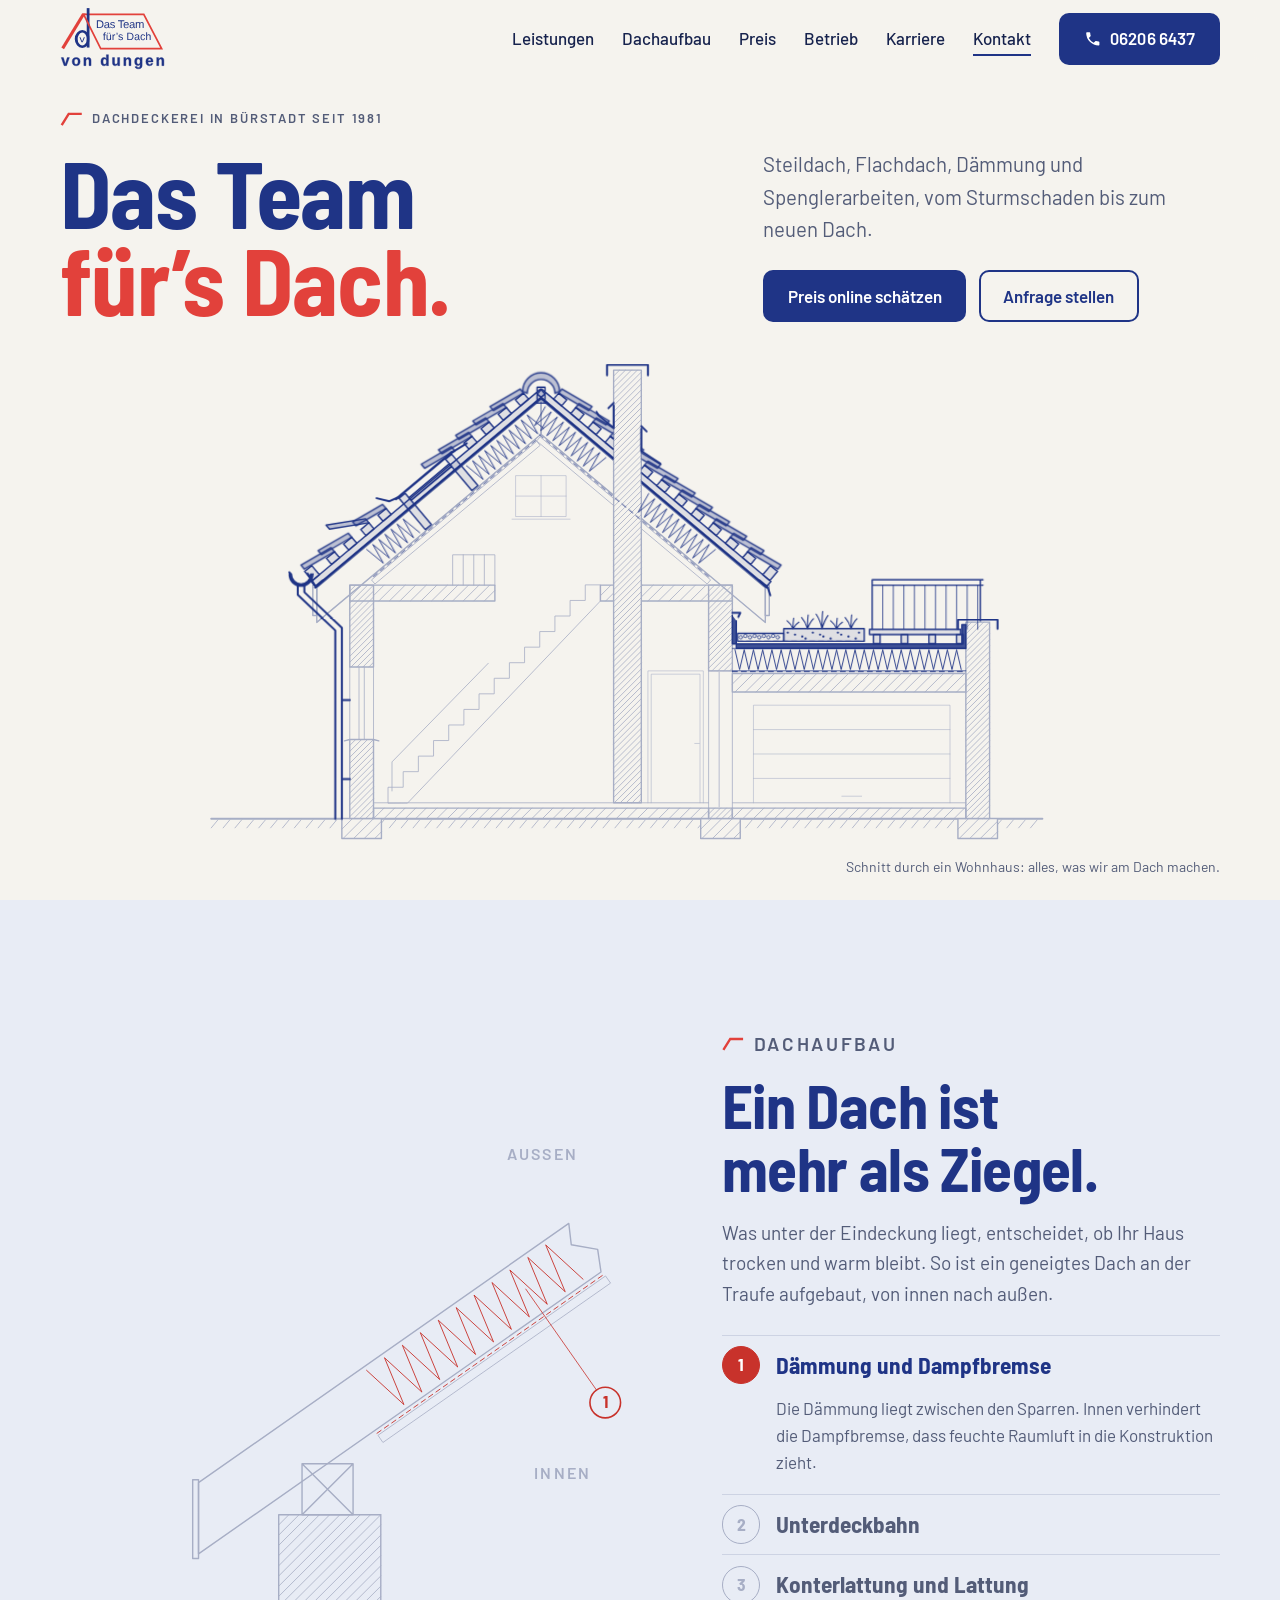
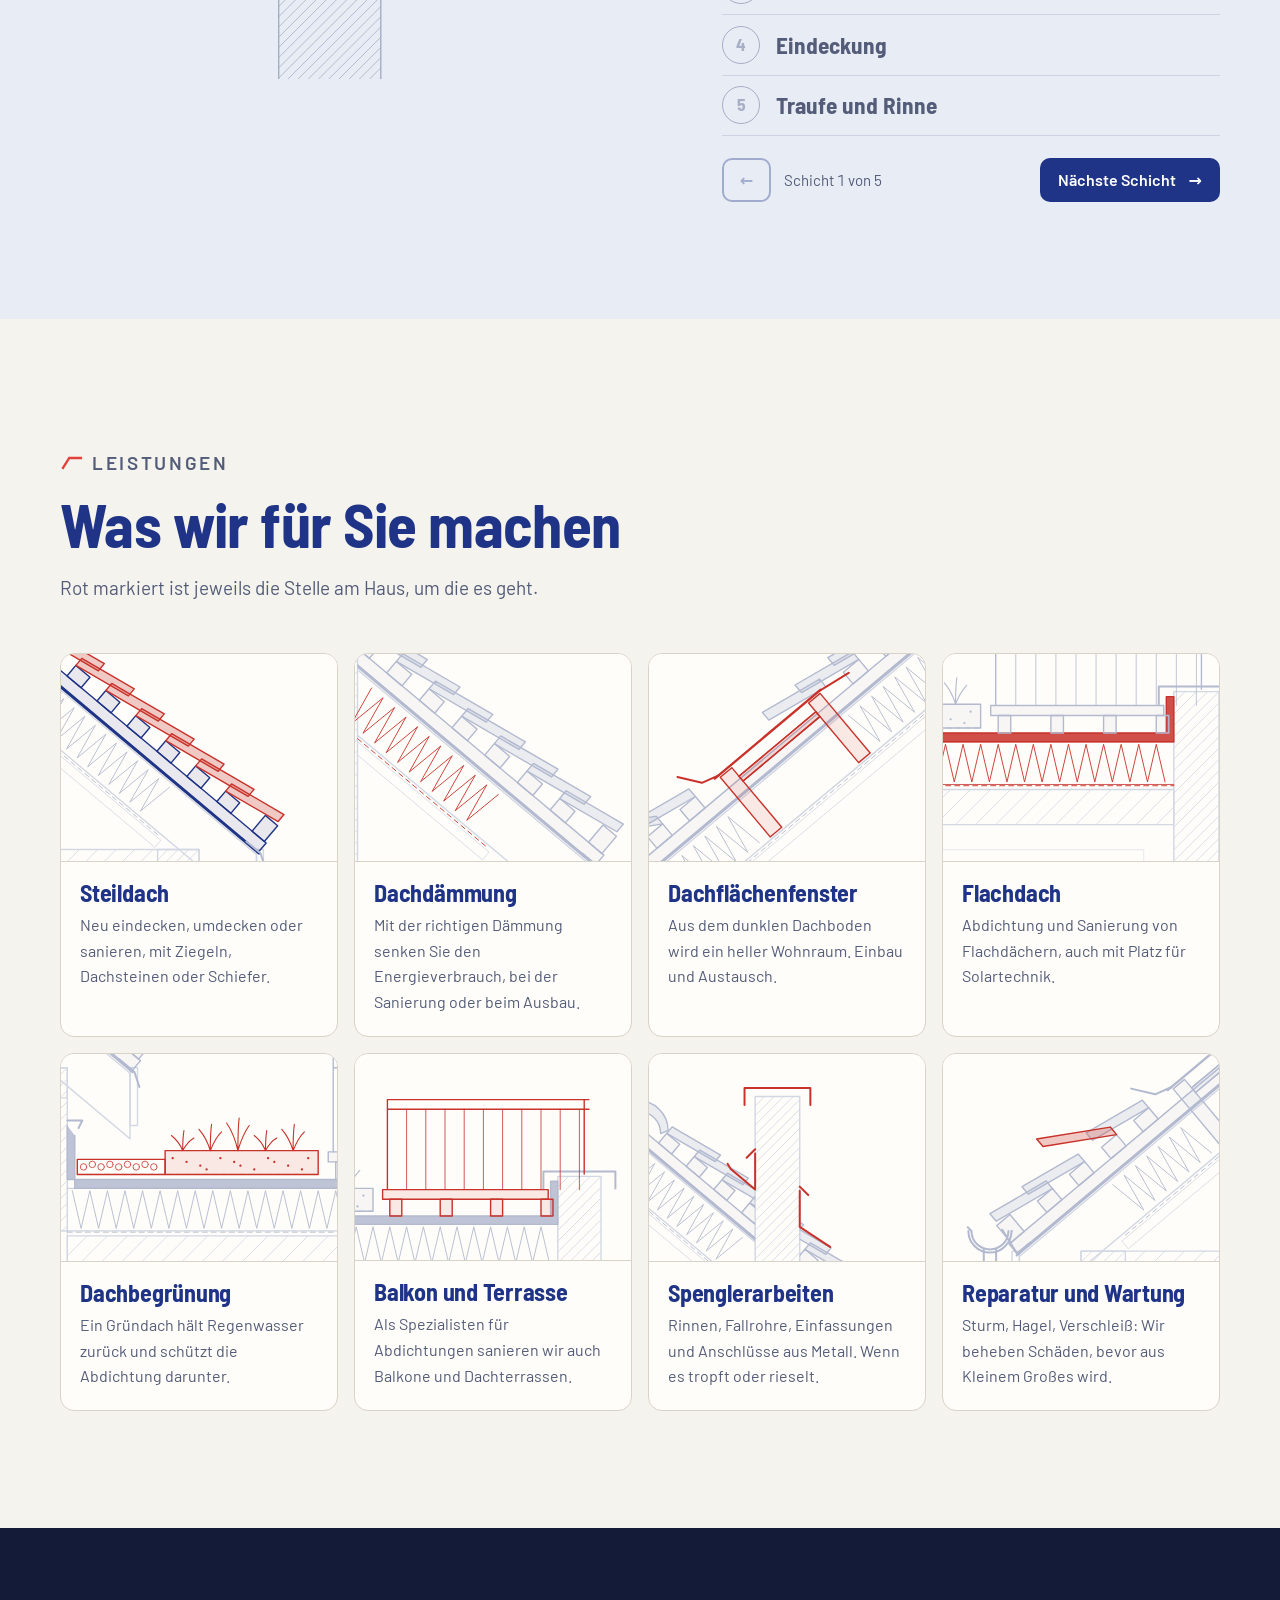
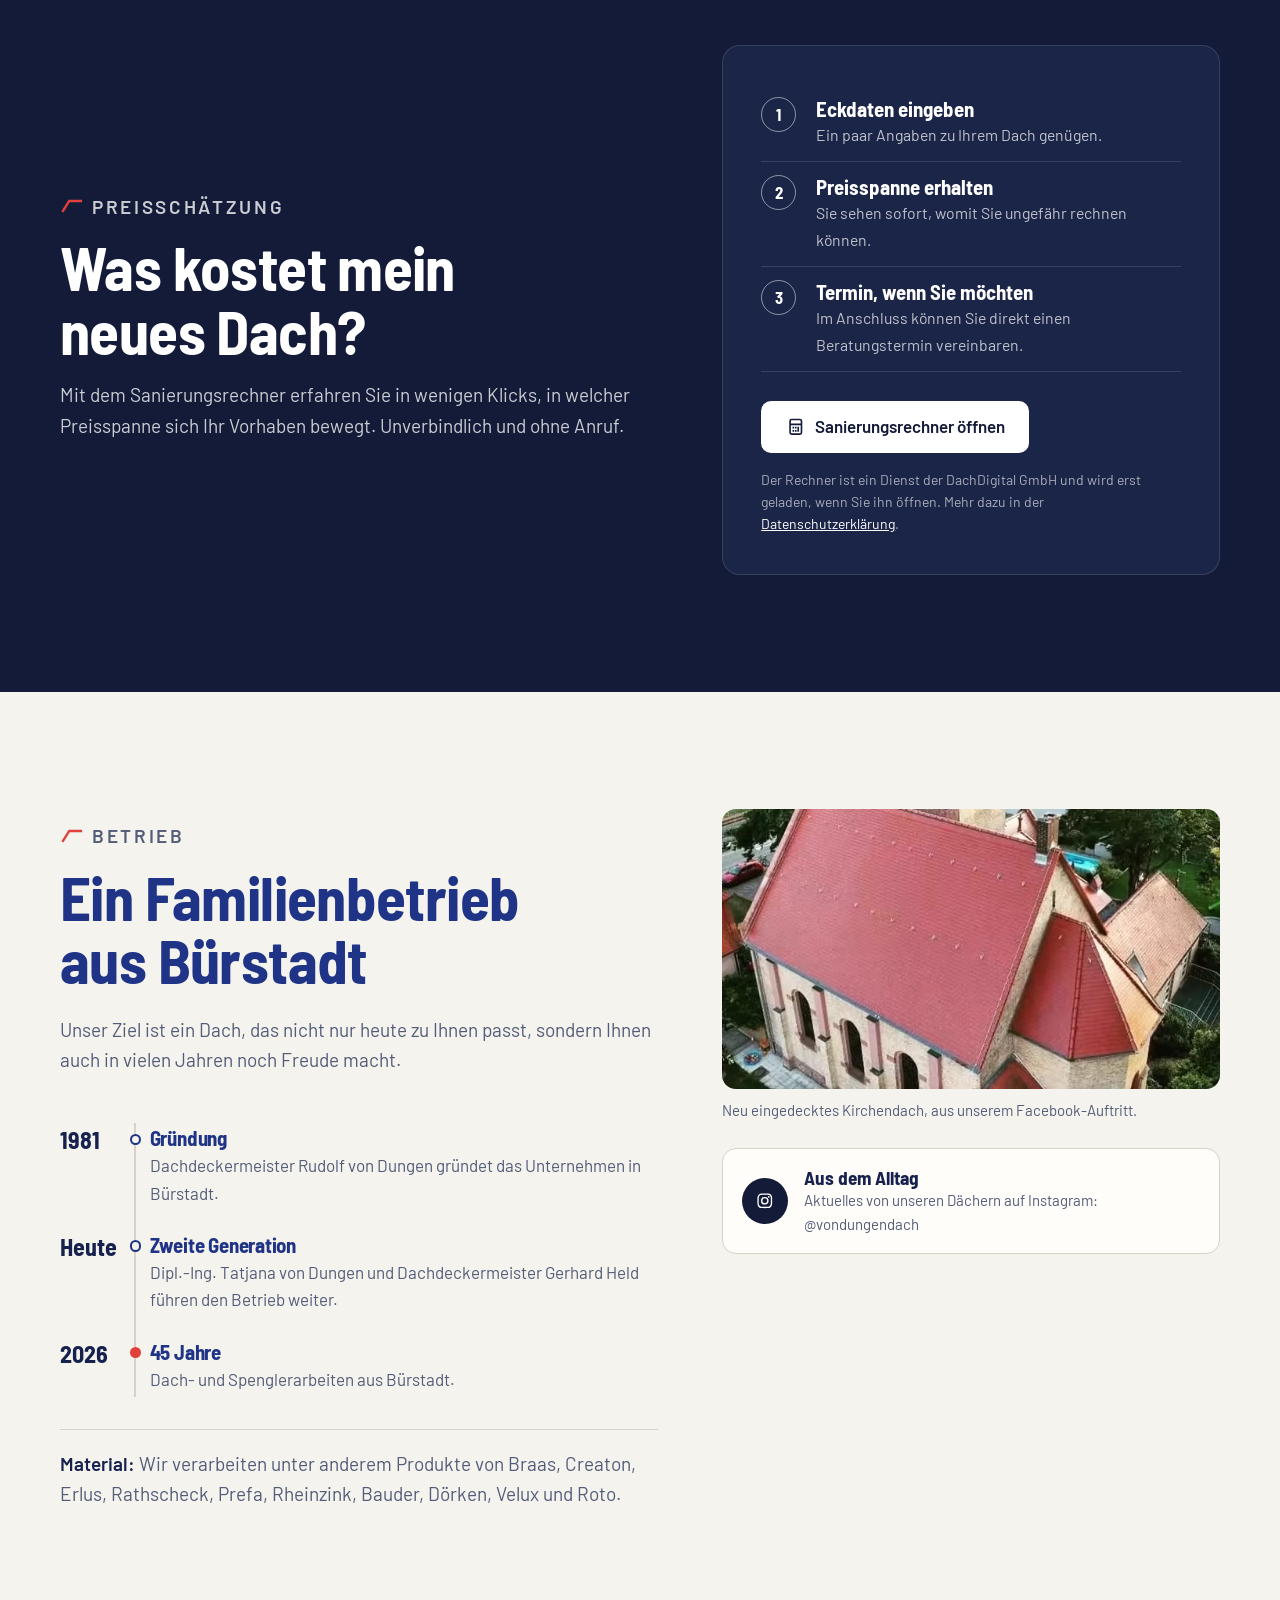
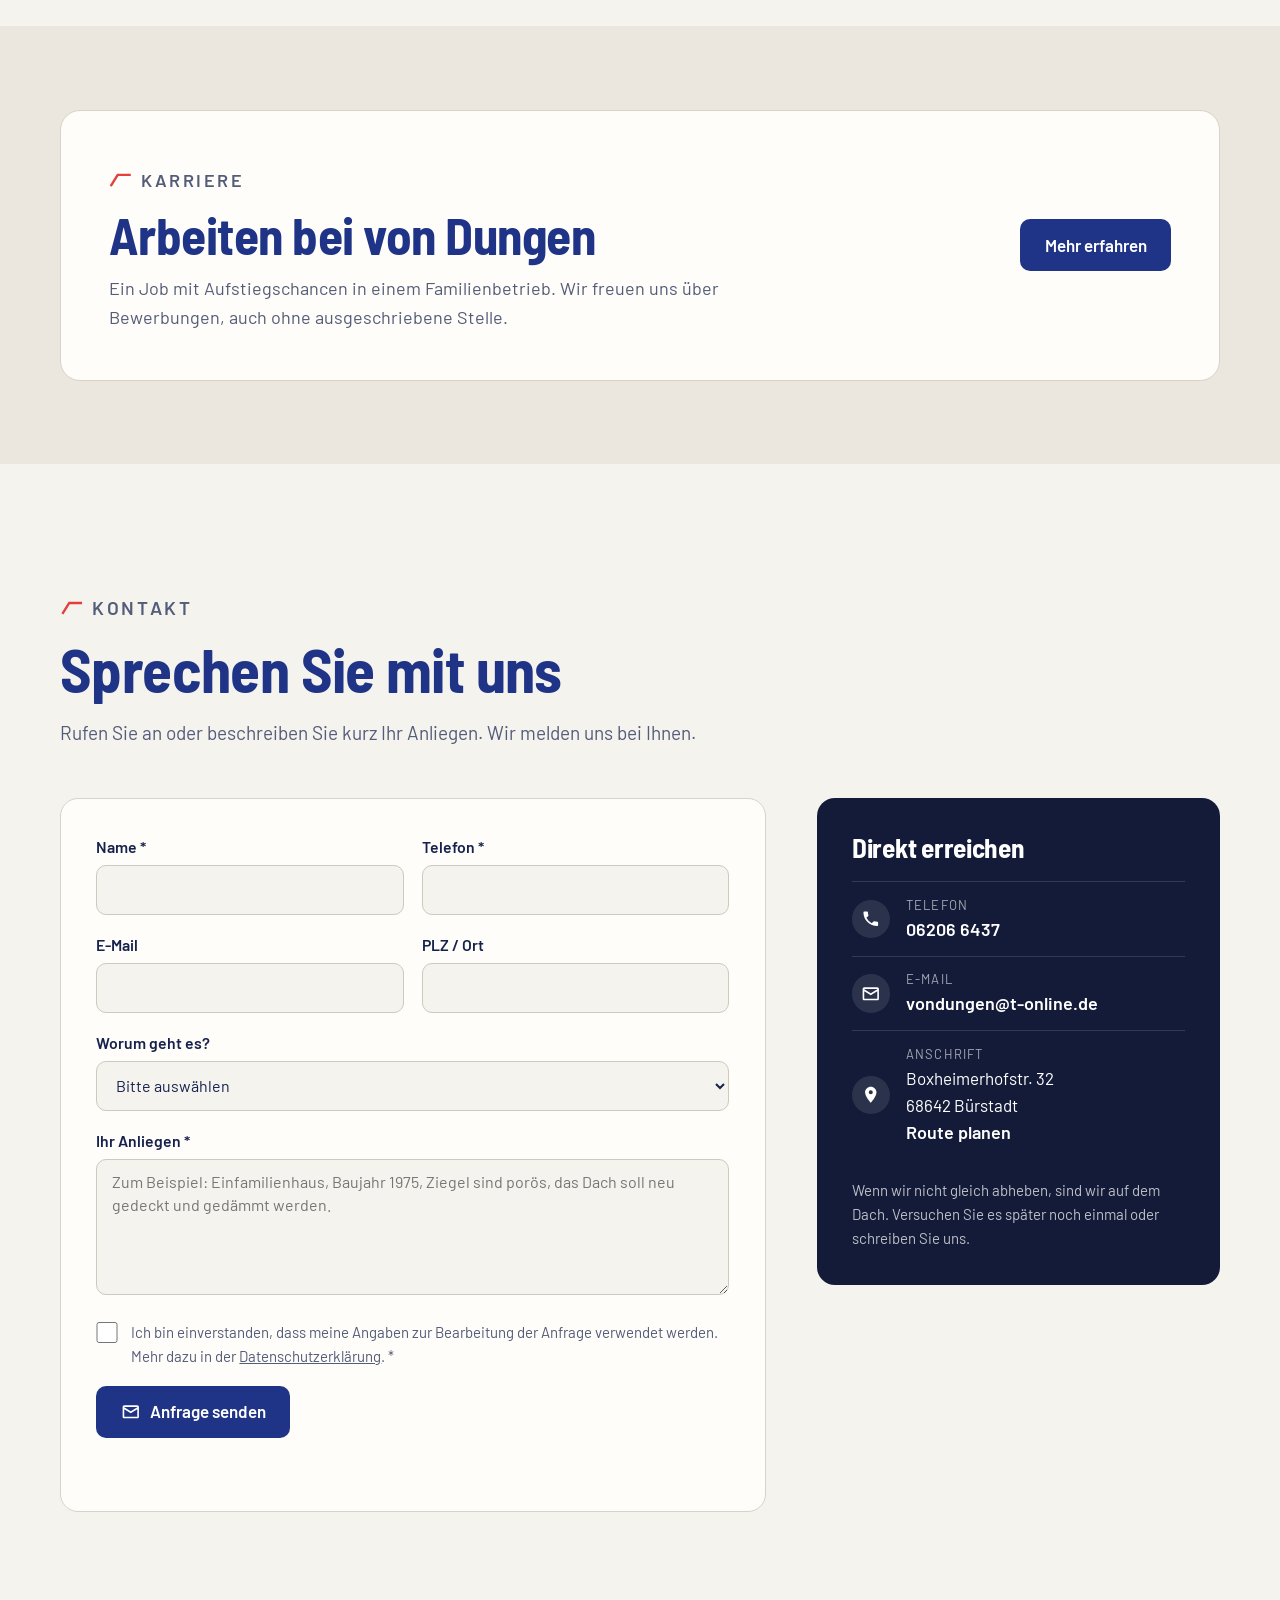
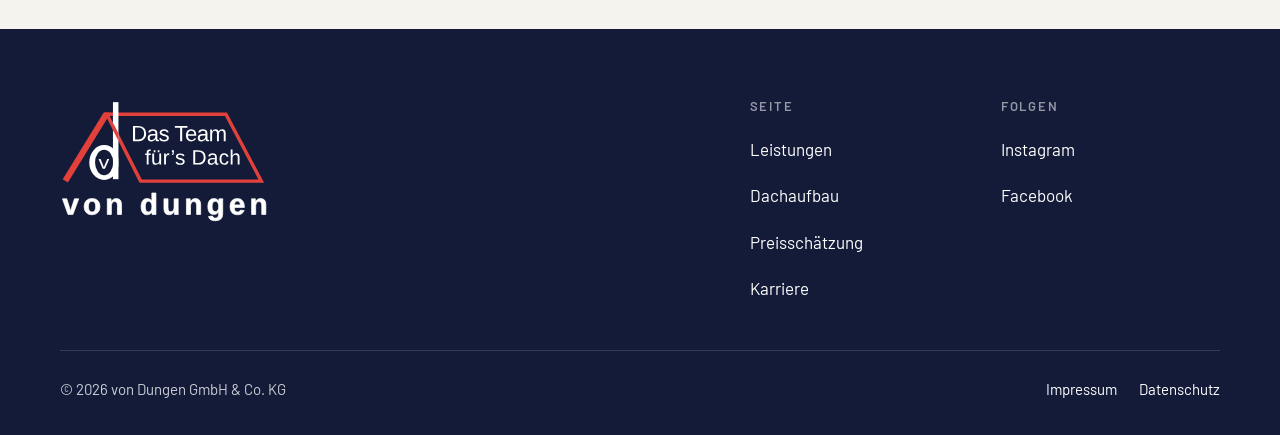
<file: index.html>
<!DOCTYPE html>
<html lang="de">
<head>
<meta charset="utf-8" />
<meta name="viewport" content="width=device-width, initial-scale=1" />
<title>Dachdecker in Bürstadt | von Dungen GmbH &amp; Co. KG</title>
<meta name="description" content="Dach- und Spenglerarbeiten aus Bürstadt, seit 1981: Steildach, Flachdach, Dachdämmung, Dachfenster, Dachbegrünung, Reparatur und Wartung. Telefon 06206 6437." />
<!-- TODO Bilal: Entwurf zur Vorschau. Erst nach Zusage, vollständigem Impressum und
     Umzug auf vondungen-dach.de auf "index, follow" stellen (alle vier Seiten). -->
<meta name="robots" content="noindex, nofollow" />
<link rel="canonical" href="https://vondungen-dach.de/" />

<meta property="og:type" content="website" />
<meta property="og:locale" content="de_DE" />
<meta property="og:site_name" content="von Dungen GmbH &amp; Co. KG" />
<meta property="og:title" content="Das Team für’s Dach – von Dungen, Bürstadt" />
<meta property="og:description" content="Dach- und Spenglerarbeiten aus Bürstadt, seit 1981 und heute in zweiter Generation." />
<!-- TODO Bilal: Beim Umzug og:url und og:image auf https://vondungen-dach.de/ umstellen.
     Bis dahin zeigen sie auf die Vorschau, damit WhatsApp beim Teilen ein Bild zeigt. -->
<meta property="og:url" content="https://bilal-altu.github.io/von-dungen/" />
<meta property="og:image" content="https://bilal-altu.github.io/von-dungen/assets/img/og-bild.jpg?v=7" />
<meta name="twitter:card" content="summary_large_image" />
<meta name="theme-color" content="#f5f3ee" />
<link rel="icon" href="favicon.svg" type="image/svg+xml" />

<!-- Schriften liegen auf dem eigenen Server, keine Verbindung zu Google -->
<link rel="preload" href="assets/fonts/barlow-semi-condensed-700.woff2" as="font" type="font/woff2" crossorigin />
<link rel="preload" href="assets/fonts/barlow-400.woff2" as="font" type="font/woff2" crossorigin />
<!-- ?v= nach jeder Änderung an style.css oder main.js in allen vier Seiten hochzählen -->
<link rel="stylesheet" href="assets/css/style.css?v=2026-09-16-10" />
</head>
<body class="hat-leiste">

<a class="skip-link" href="#inhalt">Zum Inhalt springen</a>

<!-- ============ KOPFLEISTE ============ -->
<header class="kopf" id="kopf">
  <div class="shell kopf__in">
    <a class="marke" href="#top" aria-label="von Dungen – zur Startseite">
      <img src="assets/img/logo-von-dungen.svg" alt="von dungen – Das Team für’s Dach" width="240" height="143" />
    </a>

    <nav class="nav" id="nav" aria-label="Hauptnavigation">
      <a href="#leistungen">Leistungen</a>
      <a href="#dachaufbau">Dachaufbau</a>
      <a href="#preis">Preis</a>
      <a href="#betrieb">Betrieb</a>
      <a href="karriere.html">Karriere</a>
      <a href="#kontakt">Kontakt</a>
      <a class="btn btn--blau btn--tel" href="tel:+4962066437">
        <svg class="ico" aria-hidden="true" viewBox="0 0 24 24"><path d="M6.6 10.8a15.1 15.1 0 0 0 6.6 6.6l2.2-2.2c.3-.3.7-.4 1-.2 1.2.4 2.4.6 3.6.6.6 0 1 .4 1 1V20c0 .6-.4 1-1 1A17 17 0 0 1 3 4c0-.6.4-1 1-1h3.5c.6 0 1 .4 1 1 0 1.3.2 2.5.6 3.6.1.4 0 .8-.2 1l-2.3 2.2Z"/></svg>
        06206 6437
      </a>
    </nav>

    <button class="burger" id="burger" type="button" aria-expanded="false" aria-controls="nav" aria-label="Menü öffnen">
      <span></span><span></span><span></span>
    </button>
  </div>
</header>

<main id="inhalt">

<!-- ============ HERO ============ -->
<section class="held" id="top">
  <div class="shell">
    <div class="held__kopf">
      <div>
        <p class="etikett">Dachdeckerei in Bürstadt seit 1981</p>
        <h1>Das Team <span class="rot">für’s Dach.</span></h1>
      </div>
      <div>
      <p class="held__lead">
        Steildach, Flachdach, Dämmung und Spenglerarbeiten, vom Sturmschaden bis zum neuen Dach.
      </p>
      <div class="held__knoepfe">
        <a class="btn btn--blau" href="#preis">Preis online schätzen</a>
        <a class="btn btn--linie" href="#kontakt">Anfrage stellen</a>
      </div>
      </div>
    </div>

    <figure class="held__zeichnung">
      <!-- Eigene Zeichnung, erzeugt mit Desktop\von Dungen\werkzeug\zeichnung\zeichnung.js.
           Nicht von Hand ändern: einsetzen.js überschreibt alles zwischen den Markern.
           Die Gruppe #schnitt-inhalt wird unten in den Leistungs-Kacheln per <use>
           wiederverwendet, jeweils mit anderem Ausschnitt und anderer roter Schicht. -->
      <svg class="zeichnung schnitt-held" id="schnitt-held" viewBox="22 108 1116 754" role="img" aria-labelledby="schnitt-titel">
        <title id="schnitt-titel">Schnitt durch ein Wohnhaus mit Steildach, Dachfenster, Kamin, Dachrinnen und einer Garage mit Gründach und Dachterrasse</title>
        <g id="schnitt-inhalt">
<!-- SCHNITT:START -->
<clipPath id="vd-ohne-kamin"><path clip-rule="evenodd" d="M-200,-200 H1400 V1100 H-200 Z M540,-200 H582 V490 H540 Z"/></clipPath>
<g class="schicht schicht--bestand">
<path class="l l--boden" d="M-70,820 L1190,820"/><path class="l l--fein" d="M-60,822 L-70,834 M-42,822 L-52,834 M-24,822 L-34,834 M-6,822 L-16,834 M12,822 L2,834 M30,822 L20,834 M48,822 L38,834 M66,822 L56,834 M84,822 L74,834 M102,822 L92,834 M120,822 L110,834 M138,822 L128,834 M156,822 L146,834 M174,822 L164,834 M192,822 L182,834 M210,822 L200,834 M228,822 L218,834 M246,822 L236,834 M264,822 L254,834 M282,822 L272,834 M300,822 L290,834 M318,822 L308,834 M336,822 L326,834 M354,822 L344,834 M372,822 L362,834 M390,822 L380,834 M408,822 L398,834 M426,822 L416,834 M444,822 L434,834 M462,822 L452,834 M480,822 L470,834 M498,822 L488,834 M516,822 L506,834 M534,822 L524,834 M552,822 L542,834 M570,822 L560,834 M588,822 L578,834 M606,822 L596,834 M624,822 L614,834 M642,822 L632,834 M660,822 L650,834 M678,822 L668,834 M696,822 L686,834 M714,822 L704,834 M732,822 L722,834 M750,822 L740,834 M768,822 L758,834 M786,822 L776,834 M804,822 L794,834 M822,822 L812,834 M840,822 L830,834 M858,822 L848,834 M876,822 L866,834 M894,822 L884,834 M912,822 L902,834 M930,822 L920,834 M948,822 L938,834 M966,822 L956,834 M984,822 L974,834 M1002,822 L992,834 M1020,822 L1010,834 M1038,822 L1028,834 M1056,822 L1046,834 M1074,822 L1064,834 M1092,822 L1082,834 M1110,822 L1100,834 M1128,822 L1118,834 M1146,822 L1136,834 M1164,822 L1154,834 M1182,822 L1172,834 "/><path class="papier" d="M128,820 H188 V850 H128 Z"/><path class="l" d="M128,820 H188 V850 H128 Z"/><path class="l l--fein" d="M128,836 L144,820 M130,850 L160,820 M146,850 L176,820 M162,850 L188,824 M178,850 L188,840 "/><path class="papier" d="M672,820 H732 V850 H672 Z"/><path class="l" d="M672,820 H732 V850 H672 Z"/><path class="l l--fein" d="M672,836 L688,820 M674,850 L704,820 M690,850 L720,820 M706,850 L732,824 M722,850 L732,840 "/><path class="papier" d="M1062,820 H1122 V850 H1062 Z"/><path class="l" d="M1062,820 H1122 V850 H1062 Z"/><path class="l l--fein" d="M1062,836 L1078,820 M1064,850 L1094,820 M1080,850 L1110,820 M1096,850 L1122,824 M1112,850 L1122,840 "/><path class="l" d="M140,466 H176 V590 H140 Z"/><path class="l l--fein" d="M140,475 L149,466 M140,484 L158,466 M140,493 L167,466 M140,502 L176,466 M140,511 L176,475 M140,520 L176,484 M140,529 L176,493 M140,538 L176,502 M140,547 L176,511 M140,556 L176,520 M140,565 L176,529 M140,574 L176,538 M140,583 L176,547 M142,590 L176,556 M151,590 L176,565 M160,590 L176,574 M169,590 L176,583 "/><path class="l" d="M140,700 H176 V820 H140 Z"/><path class="l l--fein" d="M140,709 L149,700 M140,718 L158,700 M140,727 L167,700 M140,736 L176,700 M140,745 L176,709 M140,754 L176,718 M140,763 L176,727 M140,772 L176,736 M140,781 L176,745 M140,790 L176,754 M140,799 L176,763 M140,808 L176,772 M140,817 L176,781 M146,820 L176,790 M155,820 L176,799 M164,820 L176,808 M173,820 L176,817 "/><path class="l l--fein" d="M140,590 V700 M176,590 V700 M154,590 V700 M162,590 V700"/><path class="l" d="M132,702 L140,700 M176,700 L184,702"/><path class="l" d="M684,466 H720 V596 H684 Z"/><path class="l l--fein" d="M684,475 L693,466 M684,484 L702,466 M684,493 L711,466 M684,502 L720,466 M684,511 L720,475 M684,520 L720,484 M684,529 L720,493 M684,538 L720,502 M684,547 L720,511 M684,556 L720,520 M684,565 L720,529 M684,574 L720,538 M684,583 L720,547 M684,592 L720,556 M689,596 L720,565 M698,596 L720,574 M707,596 L720,583 M716,596 L720,592 "/><path class="l" d="M684,804 H720 V820 H684 Z"/><path class="l l--fein" d="M684,813 L693,804 M686,820 L702,804 M695,820 L711,804 M704,820 L720,804 M713,820 L720,813 "/><path class="l l--fein" d="M684,596 V804 M720,596 V804 M684,596 H720 M700,598 V802"/><path class="l" d="M176,804 H684 V820 H176 Z"/><path class="l l--fein" d="M176,820 L192,804 M192,820 L208,804 M208,820 L224,804 M224,820 L240,804 M240,820 L256,804 M256,820 L272,804 M272,820 L288,804 M288,820 L304,804 M304,820 L320,804 M320,820 L336,804 M336,820 L352,804 M352,820 L368,804 M368,820 L384,804 M384,820 L400,804 M400,820 L416,804 M416,820 L432,804 M432,820 L448,804 M448,820 L464,804 M464,820 L480,804 M480,820 L496,804 M496,820 L512,804 M512,820 L528,804 M528,820 L544,804 M544,820 L560,804 M560,820 L576,804 M576,820 L592,804 M592,820 L608,804 M608,820 L624,804 M624,820 L640,804 M640,820 L656,804 M656,820 L672,804 M672,820 L684,808 "/><path class="l" d="M720,804 H1074 V820 H720 Z"/><path class="l l--fein" d="M720,820 L736,804 M736,820 L752,804 M752,820 L768,804 M768,820 L784,804 M784,820 L800,804 M800,820 L816,804 M816,820 L832,804 M832,820 L848,804 M848,820 L864,804 M864,820 L880,804 M880,820 L896,804 M896,820 L912,804 M912,820 L928,804 M928,820 L944,804 M944,820 L960,804 M960,820 L976,804 M976,820 L992,804 M992,820 L1008,804 M1008,820 L1024,804 M1024,820 L1040,804 M1040,820 L1056,804 M1056,820 L1072,804 M1072,820 L1074,818 "/><path class="l l--fein" d="M176,796 H684 M720,796 H1074"/><path class="l" d="M140,466 H360 V490 H140 Z M520,466 H720 V490 H520 Z"/><path class="l l--fein" d="M176,482 L192,466 M184,490 L208,466 M200,490 L224,466 M216,490 L240,466 M232,490 L256,466 M248,490 L272,466 M264,490 L288,466 M280,490 L304,466 M296,490 L320,466 M312,490 L336,466 M328,490 L352,466 M344,490 L360,474 M520,482 L536,466 M528,490 L552,466 M544,490 L568,466 M560,490 L584,466 M576,490 L600,466 M592,490 L616,466 M608,490 L632,466 M624,490 L648,466 M640,490 L664,466 M656,490 L680,466 M672,490 L684,478 "/><path class="l l--fein" d="M198,796 v-23.6 h23 v-23.6 h23 v-23.6 h23 v-23.6 h23 v-23.6 h23 v-23.6 h23 v-23.6 h23 v-23.6 h23 v-23.6 h23 v-23.6 h23 v-23.6 h23 v-23.6 h23 v-23.6 h23 v-23.6 h23 V490 L228,796 Z"/><path class="l l--fein" d="M204,778 V734 L350,584.4"/><path class="l l--fein" d="M296,466 V420 H360 V466 M312,420 V466 M328,420 V466 M344,420 V466"/><path class="l l--fein l--ansicht" d="M592,796 V596 H676 V796 M597,796 V601 H671 V796 M663,706 h7 M392,300 H468 V362 H392 Z M430,300 V362 M392,331 H468 M386,366 H474 M752,796 V648 H1050 V796 M752,685 H1050 M752,722 H1050 M752,759 H1050 M886,786 h30"/><path class="l" d="M90,470.3 L430,185 L430,237.2 L90,522.5 Z"/><path class="l" d="M770,470.3 L430,185 L430,237.2 L770,522.5 Z"/><path class="l" d="M84,466 H90 V512 H84 Z M770,466 H776 V512 H770 Z"/><path class="l l--fein" d="M178.6,463.9 L428.6,254.1 L423.4,248 L173.4,457.7 Z"/><path class="l l--fein" d="M681.4,463.9 L423.4,247.4 L428.6,241.2 L686.6,457.7 Z"/><path class="l" d="M1074,522 H1110 V820 H1074 Z"/><path class="l l--fein" d="M1074,531 L1083,522 M1074,540 L1092,522 M1074,549 L1101,522 M1074,558 L1110,522 M1074,567 L1110,531 M1074,576 L1110,540 M1074,585 L1110,549 M1074,594 L1110,558 M1074,603 L1110,567 M1074,612 L1110,576 M1074,621 L1110,585 M1074,630 L1110,594 M1074,639 L1110,603 M1074,648 L1110,612 M1074,657 L1110,621 M1074,666 L1110,630 M1074,675 L1110,639 M1074,684 L1110,648 M1074,693 L1110,657 M1074,702 L1110,666 M1074,711 L1110,675 M1074,720 L1110,684 M1074,729 L1110,693 M1074,738 L1110,702 M1074,747 L1110,711 M1074,756 L1110,720 M1074,765 L1110,729 M1074,774 L1110,738 M1074,783 L1110,747 M1074,792 L1110,756 M1074,801 L1110,765 M1074,810 L1110,774 M1074,819 L1110,783 M1082,820 L1110,792 M1091,820 L1110,801 M1100,820 L1110,810 M1109,820 L1110,819 "/><path class="l" d="M720,600 H1074 V628 H720 Z"/><path class="l l--fein" d="M720,616 L736,600 M724,628 L752,600 M740,628 L768,600 M756,628 L784,600 M772,628 L800,600 M788,628 L816,600 M804,628 L832,600 M820,628 L848,600 M836,628 L864,600 M852,628 L880,600 M868,628 L896,600 M884,628 L912,600 M900,628 L928,600 M916,628 L944,600 M932,628 L960,600 M948,628 L976,600 M964,628 L992,600 M980,628 L1008,600 M996,628 L1024,600 M1012,628 L1040,600 M1028,628 L1056,600 M1044,628 L1072,600 M1060,628 L1074,614 "/><path class="papier" d="M540,140 H582 V796 H540 Z"/><path class="l" d="M540,140 H582 V796 H540 Z"/><path class="l l--fein" d="M540,149 L549,140 M540,158 L558,140 M540,167 L567,140 M540,176 L576,140 M540,185 L582,143 M540,194 L582,152 M540,203 L582,161 M540,212 L582,170 M540,221 L582,179 M540,230 L582,188 M540,239 L582,197 M540,248 L582,206 M540,257 L582,215 M540,266 L582,224 M540,275 L582,233 M540,284 L582,242 M540,293 L582,251 M540,302 L582,260 M540,311 L582,269 M540,320 L582,278 M540,329 L582,287 M540,338 L582,296 M540,347 L582,305 M540,356 L582,314 M540,365 L582,323 M540,374 L582,332 M540,383 L582,341 M540,392 L582,350 M540,401 L582,359 M540,410 L582,368 M540,419 L582,377 M540,428 L582,386 M540,437 L582,395 M540,446 L582,404 M540,455 L582,413 M540,464 L582,422 M540,473 L582,431 M540,482 L582,440 M540,491 L582,449 M540,500 L582,458 M540,509 L582,467 M540,518 L582,476 M540,527 L582,485 M540,536 L582,494 M540,545 L582,503 M540,554 L582,512 M540,563 L582,521 M540,572 L582,530 M540,581 L582,539 M540,590 L582,548 M540,599 L582,557 M540,608 L582,566 M540,617 L582,575 M540,626 L582,584 M540,635 L582,593 M540,644 L582,602 M540,653 L582,611 M540,662 L582,620 M540,671 L582,629 M540,680 L582,638 M540,689 L582,647 M540,698 L582,656 M540,707 L582,665 M540,716 L582,674 M540,725 L582,683 M540,734 L582,692 M540,743 L582,701 M540,752 L582,710 M540,761 L582,719 M540,770 L582,728 M540,779 L582,737 M540,788 L582,746 M541,796 L582,755 M550,796 L582,764 M559,796 L582,773 M568,796 L582,782 M577,796 L582,791 "/>
</g>
<g class="schicht schicht--daemmung" style="--i:1">
<path class="l l--daemm" d="M165.7,412 L190.9,432.6 L174.9,404.3 L200.1,424.9 L184.1,396.6 L209.3,417.2 L193.3,388.8 L218.5,409.5 L202.5,381.1 L227.7,401.8 L211.7,373.4 L236.8,394.1 L220.9,365.7 L246,386.4"/><path class="l l--daemm" d="M317,285 L342.2,305.7 L326.2,277.3 L351.4,298 L335.4,269.6 L360.6,290.3 L344.6,261.9 L369.8,282.5 L353.8,254.2 L379,274.8 L363,246.5 L388.2,267.1 L372.2,238.7 L397.3,259.4 L381.4,231 L406.5,251.7 L390.6,223.3 L415.7,244 L399.8,215.6 L424.9,236.3 L408.9,207.9 L434.1,228.5"/><path class="l l--strich" d="M176,453 L426,243.2"/><path class="l l--daemm" d="M694.3,412 L669.1,432.6 L685.1,404.3 L659.9,424.9 L675.9,396.6 L650.7,417.2 L666.7,388.8 L641.5,409.5 L657.5,381.1 L632.3,401.8 L648.3,373.4 L623.2,394.1 L639.1,365.7 L614,386.4 L629.9,358 L604.8,378.7 L620.7,350.3 L595.6,370.9 L611.6,342.6 L586.4,363.2 L602.4,334.9 L577.2,355.5 L593.2,327.1"/><path class="l l--daemm" d="M528.2,272.7 L503.1,293.3 L519,264.9 L493.9,285.6 L509.9,257.2 L484.7,277.9 L500.7,249.5 L475.5,270.2 L491.5,241.8 L466.3,262.5 L482.3,234.1 L457.1,254.7 L473.1,226.4 L447.9,247 L463.9,218.7 L438.7,239.3 L454.7,211 L429.5,231.6 L445.5,203.2 L420.3,223.9 L436.3,195.5"/><path class="l l--strich" d="M684,453 L426,236.5"/>
</g>
<g class="schicht schicht--lattung" style="--i:2">
<path class="l l--bahn" d="M87.9,469.4 L430,182.4"/><path class="l f" d="M83.2,459.1 L93.9,450.1 L82.3,436.3 L71.6,445.3 Z"/><path class="l f" d="M88.1,468 L435.7,176.3 L429.2,168.7 L81.6,460.3 Z"/><path class="l f" d="M112.3,434.6 L124.5,424.3 L116.8,415.2 L104.6,425.4 Z"/><path class="l f" d="M138.3,412.8 L150.6,402.5 L142.9,393.3 L130.6,403.6 Z"/><path class="l f" d="M164.4,390.9 L176.6,380.6 L168.9,371.4 L156.7,381.7 Z"/><path class="l f" d="M190.4,369.1 L202.7,358.8 L195,349.6 L182.7,359.9 Z"/><path class="l f" d="M320.6,259.8 L332.9,249.5 L325.2,240.3 L312.9,250.6 Z"/><path class="l f" d="M346.7,237.9 L359,227.7 L351.2,218.5 L339,228.7 Z"/><path class="l f" d="M372.7,216.1 L385,205.8 L377.3,196.6 L365,206.9 Z"/><path class="l f" d="M398.8,194.2 L411,183.9 L403.3,174.8 L391.1,185 Z"/><g clip-path="url(#vd-ohne-kamin)"><path class="l l--bahn" d="M772.1,469.4 L430,182.4"/></g><path class="l f" d="M776.8,459.1 L766.1,450.1 L777.7,436.3 L788.4,445.3 Z"/><g clip-path="url(#vd-ohne-kamin)"><path class="l f" d="M771.9,468 L424.3,176.3 L430.8,168.7 L778.4,460.3 Z"/><path class="l f" d="M747.7,434.6 L735.5,424.3 L743.2,415.2 L755.4,425.4 Z"/><path class="l f" d="M721.7,412.8 L709.4,402.5 L717.1,393.3 L729.4,403.6 Z"/><path class="l f" d="M695.6,390.9 L683.4,380.6 L691.1,371.4 L703.3,381.7 Z"/><path class="l f" d="M669.6,369.1 L657.3,358.8 L665,349.6 L677.3,359.9 Z"/><path class="l f" d="M643.5,347.2 L631.3,336.9 L639,327.7 L651.2,338 Z"/><path class="l f" d="M617.5,325.4 L605.2,315.1 L612.9,305.9 L625.2,316.2 Z"/><path class="l f" d="M591.4,303.5 L579.2,293.2 L586.9,284 L599.2,294.3 Z"/><path class="l f" d="M565.4,281.6 L553.1,271.4 L560.9,262.2 L573.1,272.5 Z"/><path class="l f" d="M539.4,259.8 L527.1,249.5 L534.8,240.3 L547.1,250.6 Z"/><path class="l f" d="M513.3,237.9 L501,227.7 L508.8,218.5 L521,228.7 Z"/><path class="l f" d="M487.3,216.1 L475,205.8 L482.7,196.6 L495,206.9 Z"/><path class="l f" d="M461.2,194.2 L449,183.9 L456.7,174.8 L468.9,185 Z"/></g><path class="l f" d="M424,166 H436 V190 H424 Z"/>
</g>
<g class="schicht schicht--ziegel" style="--i:3">
<path class="l f f--ziegel" d="M116.8,415.2 L111.7,409 L66.1,435.6 L71.2,441.7 Z"/><path class="l f f--ziegel" d="M142.9,393.3 L137.7,387.2 L92.1,413.7 L97.3,419.8 Z"/><path class="l f f--ziegel" d="M195,349.6 L189.8,343.5 L144.2,370 L149.3,376.1 Z"/><path class="l f f--ziegel" d="M299.1,262.2 L294,256 L248.4,282.6 L253.5,288.7 Z"/><path class="l f f--ziegel" d="M325.2,240.3 L320.1,234.2 L274.4,260.7 L279.6,266.8 Z"/><path class="l f f--ziegel" d="M351.2,218.5 L346.1,212.3 L300.5,238.9 L305.6,245 Z"/><path class="l f f--ziegel" d="M377.3,196.6 L372.1,190.5 L326.5,217 L331.7,223.1 Z"/><path class="l f f--ziegel" d="M403.3,174.8 L398.2,168.6 L352.6,195.2 L357.7,201.3 Z"/><g clip-path="url(#vd-ohne-kamin)"><path class="l f f--ziegel" d="M743.2,415.2 L748.3,409 L793.9,435.6 L788.8,441.7 Z"/><path class="l f f--ziegel" d="M717.1,393.3 L722.3,387.2 L767.9,413.7 L762.7,419.8 Z"/><path class="l f f--ziegel" d="M691.1,371.4 L696.2,365.3 L741.8,391.8 L736.7,398 Z"/><path class="l f f--ziegel" d="M665,349.6 L670.2,343.5 L715.8,370 L710.7,376.1 Z"/><path class="l f f--ziegel" d="M639,327.7 L644.1,321.6 L689.8,348.1 L684.6,354.3 Z"/><path class="l f f--ziegel" d="M612.9,305.9 L618.1,299.8 L663.7,326.3 L658.6,332.4 Z"/><path class="l f f--ziegel" d="M586.9,284 L592,277.9 L637.7,304.4 L632.5,310.6 Z"/><path class="l f f--ziegel" d="M560.9,262.2 L566,256 L611.6,282.6 L606.5,288.7 Z"/><path class="l f f--ziegel" d="M534.8,240.3 L539.9,234.2 L585.6,260.7 L580.4,266.8 Z"/><path class="l f f--ziegel" d="M508.8,218.5 L513.9,212.3 L559.5,238.9 L554.4,245 Z"/><path class="l f f--ziegel" d="M482.7,196.6 L487.9,190.5 L533.5,217 L528.3,223.1 Z"/><path class="l f f--ziegel" d="M456.7,174.8 L461.8,168.6 L507.4,195.2 L502.3,201.3 Z"/></g><path class="l f f--ziegel" d="M402,172 A28,28 0 0 1 458,172 L451,175 A21,21 0 0 0 409,175 Z"/>
</g>
<g class="schicht schicht--fenster" style="--i:4">
<path class="l f" d="M254.6,381.8 L263.8,374.1 L224,326.6 L214.8,334.3 Z"/><path class="l f" d="M325.1,322.6 L334.3,314.9 L294.4,267.4 L285.2,275.1 Z"/><path class="l" d="M233,337.3 L294.2,285.9 M229.7,333.5 L291,282"/><path class="l l--bahn" d="M210.4,335.3 L294.7,264.6"/><path class="l l--blech" d="M213.5,332.8 L200.2,338.7 L180.7,334.1"/><path class="l l--blech" d="M293.1,265.9 L317.2,251"/><path class="l f f--glas" d="M233,337.3 L294.2,285.9 L291,282 L229.7,333.5 Z"/>
</g>
<g class="schicht schicht--spengler" style="--i:5">
<path class="l l--blech" d="M51.1,449.6 A15,15 0 0 0 81.1,449.6 M51.1,449.6 l-3,-3 M98.8,459 L88.1,468 L76.1,448.6 M48.6,449.6 A17.5,17.5 0 0 0 83.6,449.6 L84,449.6"/><path class="l l--blech" d="M61.1,464.6 V480.6 L118,534.6 V820 M71.1,464.6 V476.6 L128,530.6 V820 M128,640 H140 M128,760 H140"/><path class="l l--blech" d="M761.2,459 L773.5,469.3 L777.5,481.3"/><path class="l l--blech" d="M530,148 V132 H592 V148"/><path class="l l--blech" d="M540,193.7 V227.7 L517,208.4 l-3,-5"/><path class="l l--blech" d="M582,228.9 V262.9 L610.6,281.7"/><path class="l l--blech" d="M540,189.7 l-8,8 M582,224.9 l8,8"/><path class="l l--blech" d="M1062,532 V518 H1122 V532"/><path class="l l--blech" d="M720,508 h12 l-3,6"/>
</g>
<g class="schicht schicht--flach" style="--i:6">
<path class="l l--strich" d="M720,597 H1074"/><path class="l l--daemm" d="M724,564 L731,594 L738,564 L745,594 L752,564 L759,594 L766,564 L773,594 L780,564 L787,594 L794,564 L801,594 L808,564 L815,594 L822,564 L829,594 L836,564 L843,594 L850,564 L857,594 L864,564 L871,594 L878,564 L885,594 L892,564 L899,594 L906,564 L913,594 L920,564 L927,594 L934,564 L941,594 L948,564 L955,594 L962,564 L969,594 L976,564 L983,594 L990,564 L997,594 L1004,564 L1011,594 L1018,564 L1025,594 L1032,564 L1039,594 L1046,564 L1053,594 L1060,564 L1067,594"/><path class="l l--fein" d="M720,562 H1074 M720,596 H1074"/><path class="l f f--voll" d="M720,512 V555 H1068 V526 H1074 V562 H726 V520"/>
</g>
<g class="schicht schicht--gruen" style="--i:7">
<path class="l l--strich" d="M728,551 H920"/><path class="l" d="M728,539 H798 V551 H728 Z"/><path class="l l--fein" d="M735.6,545 a2.6,2.6 0 1,0 -5.2,0 a2.6,2.6 0 1,0 5.2,0 M742.6,543 a2.6,2.6 0 1,0 -5.2,0 a2.6,2.6 0 1,0 5.2,0 M749.6,545 a2.6,2.6 0 1,0 -5.2,0 a2.6,2.6 0 1,0 5.2,0 M756.6,543 a2.6,2.6 0 1,0 -5.2,0 a2.6,2.6 0 1,0 5.2,0 M763.6,545 a2.6,2.6 0 1,0 -5.2,0 a2.6,2.6 0 1,0 5.2,0 M770.6,543 a2.6,2.6 0 1,0 -5.2,0 a2.6,2.6 0 1,0 5.2,0 M777.6,545 a2.6,2.6 0 1,0 -5.2,0 a2.6,2.6 0 1,0 5.2,0 M784.6,543 a2.6,2.6 0 1,0 -5.2,0 a2.6,2.6 0 1,0 5.2,0 M791.6,545 a2.6,2.6 0 1,0 -5.2,0 a2.6,2.6 0 1,0 5.2,0 "/><path class="l f" d="M798,532 H920 V551 H798 Z"/><path class="l l--punkt" d="M804,538 h0.1 M815,541 h0.1 M826,544 h0.1 M831,547 h0.1 M842,538 h0.1 M853,541 h0.1 M858,544 h0.1 M869,547 h0.1 M880,538 h0.1 M885,541 h0.1 M896,544 h0.1 M907,547 h0.1 M912,538 h0.1 "/><path class="l l--pflanze" d="M812,532 q-3,-7.199999999999999 -9,-12 M812,532 q0,-9.600000000000001 1,-16 M812,532 q4,-7.199999999999999 9,-10 M834,532 q-3,-10.2 -9,-17 M834,532 q0,-13.600000000000001 1,-21 M834,532 q4,-10.2 9,-15 M856,532 q-3,-13.2 -9,-22 M856,532 q0,-17.6 1,-26 M856,532 q4,-13.2 9,-20 M878,532 q-3,-7.199999999999999 -9,-12 M878,532 q0,-9.600000000000001 1,-16 M878,532 q4,-7.199999999999999 9,-10 M900,532 q-3,-10.2 -9,-17 M900,532 q0,-13.600000000000001 1,-21 M900,532 q4,-10.2 9,-15 "/>
</g>
<g class="schicht schicht--terrasse" style="--i:8">
<path class="l f" d="M934,541 h10 v14 h-10 Z"/><path class="l f" d="M976,541 h10 v14 h-10 Z"/><path class="l f" d="M1018,541 h10 v14 h-10 Z"/><path class="l f" d="M1060,541 h10 v14 h-10 Z"/><path class="l f" d="M928,533 H1066 V541 H928 Z"/><path class="l" d="M932,458 H1100 M932,466 H1100 M932,458 V533 M1096,458 V520"/><path class="l l--fein" d="M948,466 V533 M964,466 V533 M980,466 V533 M996,466 V533 M1012,466 V533 M1028,466 V533 M1044,466 V533 M1060,466 V533 M1076,466 V533 M1092,466 V533 "/>
</g>
<g class="schicht schicht--wartung" style="--i:9">
<path class="l f f--ziegel" d="M168.9,371.4 L163.8,365.3 L104,375 L109.2,381.1 Z"/>
</g>
<!-- SCHNITT:ENDE -->
        </g>
      </svg>
      <figcaption class="held__fuss">
        <span class="held__bildtext">Schnitt durch ein Wohnhaus: alles, was wir am Dach machen.</span>
      </figcaption>
    </figure>
  </div>
</section>

<!-- ============ SCHICHT FÜR SCHICHT ============ -->
<section class="abschnitt aufbau" id="dachaufbau" data-aufbau>
  <!-- Schicht-Schalter: Ohne JavaScript ist die Zeichnung komplett und alle Texte offen.
       main.js blendet die Schichten ein, sobald der Abschnitt ins Bild kommt, einmal der
       Reihe nach. Wer selbst tippt, übernimmt; bei „Bewegung reduzieren“ läuft nichts von
       selbst. Bewusst kein klebender Scroll-Abschnitt wie beim Statiker (Memic). -->
  <div class="shell aufbau__in">
    <div class="aufbau__zeichnung">
        <svg class="zeichnung" viewBox="0 0 820 740" role="img" aria-labelledby="traufe-titel">
          <title id="traufe-titel">Traufdetail eines geneigten Dachs mit nummerierten Schichten: 1 Dämmung und Dampfbremse, 2 Unterdeckbahn, 3 Konterlattung und Lattung, 4 Ziegel, 5 Traufblech und Dachrinne</title>
<!-- TRAUFE:START -->
<g class="schicht schicht--bestand">
<path class="l" d="M300,514 H440 V760 H300 Z"/><path class="l l--fein" d="M300,528 L314,514 M300,542 L328,514 M300,556 L342,514 M300,570 L356,514 M300,584 L370,514 M300,598 L384,514 M300,612 L398,514 M300,626 L412,514 M300,640 L426,514 M300,654 L440,514 M300,668 L440,528 M300,682 L440,542 M300,696 L440,556 M300,710 L440,570 M300,724 L440,584 M300,738 L440,598 M300,752 L440,612 M306,760 L440,626 M320,760 L440,640 M334,760 L440,654 M348,760 L440,668 M362,760 L440,682 M376,760 L440,696 M390,760 L440,710 M404,760 L440,724 M418,760 L440,738 M432,760 L440,752 "/><path class="l" d="M332,444 H402 V514 H332 Z M332,444 L402,514 M402,444 L332,514"/><path class="l" d="M190,470 L697.9,114.4 L701.3,143.7 L737.5,150.1 L742.1,181.1 L190,567.7 Z"/><path class="l" d="M182,466 H190 V574 H182 Z"/><path class="l l--fein" d="M443.4,414.6 L755.2,196.3 L748.3,186.5 L436.6,404.8 Z"/><text class="etikett-svg" x="612.7" y="27.6">außen</text><text class="etikett-svg" x="650.4" y="465">innen</text>
</g>
<g class="schicht traufe-1">
<path class="l l--daemm" d="M420.5,315.9 L471.8,363 L445.1,298.7 L496.4,345.8 L469.6,281.5 L520.9,328.6 L494.2,264.3 L545.5,311.4 L518.8,247.1 L570.1,294.2 L543.4,229.9 L594.7,277 L567.9,212.7 L619.2,259.8 L592.5,195.5 L643.8,242.6 L617.1,178.3 L668.4,225.4 L641.7,161.1 L693,208.2 L666.2,143.9 L717.5,191"/><path class="l l--strich" d="M434.8,402.3 L746.6,184"/><path class="l l--fein" d="M638.9,204.5 L747.9,360.1"/><circle class="nummer__kreis" cx="747.9" cy="360.1" r="21"/><text class="nummer__text" x="747.9" y="367.1">1</text>
</g>
<g class="schicht traufe-2">
<path class="l l--bahn" d="M188.3,467.5 L696.2,111.9"/><path class="l l--fein" d="M352.1,352.8 L244.9,199.6"/><circle class="nummer__kreis" cx="244.9" cy="199.6" r="21"/><text class="nummer__text" x="244.9" y="206.6">2</text>
</g>
<g class="schicht traufe-3">
<path class="l f" d="M193.7,461.3 L690.1,113.7 L676.3,94.1 L179.9,441.7 Z"/><path class="l f" d="M282.3,370 L310.2,350.5 L296.4,330.8 L268.5,350.3 Z"/><path class="l f" d="M368.3,309.7 L396.2,290.2 L382.4,270.6 L354.6,290.1 Z"/><path class="l f" d="M454.3,249.5 L482.2,230 L468.4,210.3 L440.6,229.8 Z"/><path class="l f" d="M540.3,189.3 L568.2,169.8 L554.4,150.1 L526.6,169.6 Z"/><path class="l f" d="M626.4,129.1 L654.2,109.6 L640.4,89.9 L612.6,109.4 Z"/><path class="l f" d="M179.9,441.7 L214.3,417.6 L194.2,388.9 L159.8,413 Z"/><path class="l l--fein" d="M185.5,467.1 L171.7,447.4"/><path class="l l--fein" d="M461.4,229.9 L375.9,107.9"/><circle class="nummer__kreis" cx="375.9" cy="107.9" r="21"/><text class="nummer__text" x="375.9" y="114.9">3</text>
</g>
<g class="schicht traufe-4">
<path class="l f f--ziegel" d="M298.9,329.1 L288.5,314.3 L169.5,374.5 L179.8,389.2 L186.4,384.6 L191,391.2 Z"/><path class="l f f--ziegel" d="M384.9,268.9 L374.5,254.1 L255.5,314.3 L265.8,329 L272.4,324.4 L277,331 Z"/><path class="l f f--ziegel" d="M470.9,208.6 L460.6,193.9 L341.5,254 L351.9,268.8 L358.4,264.2 L363,270.7 Z"/><path class="l f f--ziegel" d="M556.9,148.4 L546.6,133.7 L427.5,193.8 L437.9,208.5 L444.4,204 L449,210.5 Z"/><path class="l f f--ziegel" d="M642.9,88.2 L632.6,73.4 L513.5,133.6 L523.9,148.3 L530.4,143.7 L535,150.3 Z"/><path class="l f f--ziegel" d="M200.8,384.3 L190.5,369.6 L133.5,399.7 L143.8,414.5 Z"/><path class="l l--fein" d="M537.1,146.4 L466,44.8"/><circle class="nummer__kreis" cx="466" cy="44.8" r="21"/><text class="nummer__text" x="466" y="51.8">4</text>
</g>
<g class="schicht traufe-5">
<path class="l l--blech" d="M99,472 A40,40 0 0 0 179,472 M99,472 l-5,-4"/><path class="l l--blech" d="M212.3,449.5 L187.7,466.7 L167,478"/><path class="l l--blech" d="M95,472 A44,44 0 0 0 183,472 H182 V490"/><path class="l l--blech" d="M127,510 V622 M151,510 V622"/><path class="l l--fein" d="M103,488 L69,582"/><circle class="nummer__kreis" cx="69" cy="582" r="21"/><text class="nummer__text" x="69" y="589">5</text>
</g>
<!-- TRAUFE:ENDE -->
        </svg>
    </div>

    <div class="aufbau__text">
      <header class="kopfzeile">
        <p class="etikett">Dachaufbau</p>
        <h2>Ein Dach ist mehr als Ziegel.</h2>
        <p>Was unter der Eindeckung liegt, entscheidet, ob Ihr Haus trocken und warm bleibt. So ist ein geneigtes Dach an der Traufe aufgebaut, von innen nach außen.</p>
      </header>
      <ol class="schritte">
          <li class="schritt">
            <h3>
              <button class="schritt__knopf" type="button" aria-expanded="true" aria-controls="schicht-1">
                <span class="schritt__nr" aria-hidden="true">1</span>
                <span>Dämmung und Dampfbremse</span>
              </button>
            </h3>
            <div class="schritt__inhalt" id="schicht-1">
              <div>
                <p class="schritt__text">Die Dämmung liegt zwischen den Sparren. Innen verhindert die Dampfbremse, dass feuchte Raumluft in die Konstruktion zieht.</p>
              </div>
            </div>
          </li>
          <li class="schritt">
            <h3>
              <button class="schritt__knopf" type="button" aria-expanded="true" aria-controls="schicht-2">
                <span class="schritt__nr" aria-hidden="true">2</span>
                <span>Unterdeckbahn</span>
              </button>
            </h3>
            <div class="schritt__inhalt" id="schicht-2">
              <div>
                <p class="schritt__text">Die zweite wasserführende Ebene. Sie leitet Wasser ab, das bei Sturm oder Flugschnee unter die Ziegel gelangt.</p>
              </div>
            </div>
          </li>
          <li class="schritt">
            <h3>
              <button class="schritt__knopf" type="button" aria-expanded="true" aria-controls="schicht-3">
                <span class="schritt__nr" aria-hidden="true">3</span>
                <span>Konterlattung und Lattung</span>
              </button>
            </h3>
            <div class="schritt__inhalt" id="schicht-3">
              <div>
                <p class="schritt__text">Die Konterlattung lässt Luft unter der Eindeckung, damit Feuchtigkeit abziehen kann. Auf der Lattung hängen die Ziegel.</p>
              </div>
            </div>
          </li>
          <li class="schritt">
            <h3>
              <button class="schritt__knopf" type="button" aria-expanded="true" aria-controls="schicht-4">
                <span class="schritt__nr" aria-hidden="true">4</span>
                <span>Eindeckung</span>
              </button>
            </h3>
            <div class="schritt__inhalt" id="schicht-4">
              <div>
                <p class="schritt__text">Ziegel, Dachsteine oder Schiefer: Jede Reihe überdeckt die darunterliegende, damit Regen sicher nach unten abläuft.</p>
              </div>
            </div>
          </li>
          <li class="schritt">
            <h3>
              <button class="schritt__knopf" type="button" aria-expanded="true" aria-controls="schicht-5">
                <span class="schritt__nr" aria-hidden="true">5</span>
                <span>Traufe und Rinne</span>
              </button>
            </h3>
            <div class="schritt__inhalt" id="schicht-5">
              <div>
                <p class="schritt__text">Traufblech, Rinne und Fallrohr führen das Wasser vom Haus weg. Das ist Spenglerarbeit, und die übernehmen wir selbst.</p>
              </div>
            </div>
          </li>
      </ol>
      <div class="aufbau__steuerung" hidden>
        <button class="btn btn--klein btn--linie" type="button" data-schicht="zurueck" aria-label="Vorige Schicht">&larr;</button>
        <span class="aufbau__stand" aria-live="polite">Schicht 1 von 5</span>
        <!-- Nur am Handy sichtbar: Dort steht immer nur die gewählte Schicht unter der
             Zeichnung, die Punkte ersetzen die Liste -->
        <div class="aufbau__punkte" role="group" aria-label="Schicht wählen">
          <button class="aufbau__punkt" type="button" data-schicht-nr="1" aria-label="Schicht 1: Dämmung und Dampfbremse">1</button>
          <button class="aufbau__punkt" type="button" data-schicht-nr="2" aria-label="Schicht 2: Unterdeckbahn">2</button>
          <button class="aufbau__punkt" type="button" data-schicht-nr="3" aria-label="Schicht 3: Konterlattung und Lattung">3</button>
          <button class="aufbau__punkt" type="button" data-schicht-nr="4" aria-label="Schicht 4: Eindeckung">4</button>
          <button class="aufbau__punkt" type="button" data-schicht-nr="5" aria-label="Schicht 5: Traufe und Rinne">5</button>
        </div>
        <button class="btn btn--klein btn--blau" type="button" data-schicht="weiter" aria-label="Nächste Schicht"><span class="nur-gross">Nächste Schicht&nbsp;</span>&rarr;</button>
      </div>
    </div>
  </div>
</section>

<!-- ============ LEISTUNGEN ============ -->
<section class="abschnitt" id="leistungen">
  <div class="shell">
    <header class="kopfzeile reveal">
      <p class="etikett">Leistungen</p>
      <h2>Was wir für Sie machen</h2>
      <p>Rot markiert ist jeweils die Stelle am Haus, um die es geht.</p>
    </header>

    <!-- Die Bilder sind Ausschnitte aus dem Hausschnitt oben (<use>). Die rote Schicht
         setzt die Klasse leistung--… über eine CSS-Variable, siehe style.css. -->
    <ul class="leistungen">
      <li class="leistung leistung--steildach reveal">
        <div class="leistung__bild"><svg class="zeichnung" viewBox="600 296 240 180" aria-hidden="true" preserveAspectRatio="xMidYMid slice"><use href="#schnitt-inhalt"/></svg></div>
        <div class="leistung__text">
          <h3>Steildach</h3>
          <p>Neu eindecken, umdecken oder sanieren, mit Ziegeln, Dachsteinen oder Schiefer.</p>
        </div>
      </li>
      <li class="leistung leistung--daemmung reveal">
        <div class="leistung__bild"><svg class="zeichnung" viewBox="580 300 220 165" aria-hidden="true" preserveAspectRatio="xMidYMid slice"><use href="#schnitt-inhalt"/></svg></div>
        <div class="leistung__text">
          <h3>Dachdämmung</h3>
          <p>Mit der richtigen Dämmung senken Sie den Energieverbrauch, bei der Sanierung oder beim Ausbau.</p>
        </div>
      </li>
      <li class="leistung leistung--fenster reveal">
        <div class="leistung__bild"><svg class="zeichnung" viewBox="158 236 220 165" aria-hidden="true" preserveAspectRatio="xMidYMid slice"><use href="#schnitt-inhalt"/></svg></div>
        <div class="leistung__text">
          <h3>Dachflächenfenster</h3>
          <p>Aus dem dunklen Dachboden wird ein heller Wohnraum. Einbau und Austausch.</p>
        </div>
      </li>
      <li class="leistung leistung--flachdach reveal">
        <div class="leistung__bild"><svg class="zeichnung" viewBox="890 492 220 165" aria-hidden="true" preserveAspectRatio="xMidYMid slice"><use href="#schnitt-inhalt"/></svg></div>
        <div class="leistung__text">
          <h3>Flachdach</h3>
          <p>Abdichtung und Sanierung von Flachdächern, auch mit Platz für Solartechnik.</p>
        </div>
      </li>
      <li class="leistung leistung--gruen reveal">
        <div class="leistung__bild"><svg class="zeichnung" viewBox="715 455 220 165" aria-hidden="true" preserveAspectRatio="xMidYMid slice"><use href="#schnitt-inhalt"/></svg></div>
        <div class="leistung__text">
          <h3>Dachbegrünung</h3>
          <p>Ein Gründach hält Regenwasser zurück und schützt die Abdichtung darunter.</p>
        </div>
      </li>
      <li class="leistung leistung--terrasse reveal">
        <div class="leistung__bild"><svg class="zeichnung" viewBox="905 420 230 172" aria-hidden="true" preserveAspectRatio="xMidYMid slice"><use href="#schnitt-inhalt"/></svg></div>
        <div class="leistung__text">
          <h3>Balkon und Terrasse</h3>
          <p>Als Spezialisten für Abdichtungen sanieren wir auch Balkone und Dachterrassen.</p>
        </div>
      </li>
      <li class="leistung leistung--spengler reveal">
        <div class="leistung__bild"><svg class="zeichnung" viewBox="440 100 260 195" aria-hidden="true" preserveAspectRatio="xMidYMid slice"><use href="#schnitt-inhalt"/></svg></div>
        <div class="leistung__text">
          <h3>Spenglerarbeiten</h3>
          <p>Rinnen, Fallrohre, Einfassungen und Anschlüsse aus Metall. Wenn es tropft oder rieselt.</p>
        </div>
      </li>
      <li class="leistung leistung--wartung reveal">
        <div class="leistung__bild"><svg class="zeichnung" viewBox="28 306 224 168" aria-hidden="true" preserveAspectRatio="xMidYMid slice"><use href="#schnitt-inhalt"/></svg></div>
        <div class="leistung__text">
          <h3>Reparatur und Wartung</h3>
          <p>Sturm, Hagel, Verschleiß: Wir beheben Schäden, bevor aus Kleinem Großes wird.</p>
        </div>
      </li>
    </ul>
    <!-- Nur am Handy: Stand beim Wischen durch die Karten -->
    <div class="leistungen__wisch" aria-hidden="true">
      <span data-wisch-stand>1 / 8</span>
      <div class="leistungen__balken"><span></span></div>
      <span>wischen</span>
    </div>
  </div>
</section>

<!-- ============ PREISSCHÄTZUNG ============ -->
<section class="abschnitt abschnitt--nacht preis" id="preis">
  <div class="shell preis__in">
    <header class="kopfzeile reveal">
      <p class="etikett">Preisschätzung</p>
      <h2>Was kostet mein neues Dach?</h2>
      <p>Mit dem Sanierungsrechner erfahren Sie in wenigen Klicks, in welcher Preisspanne sich Ihr Vorhaben bewegt. Unverbindlich und ohne Anruf.</p>
    </header>

    <div class="preis__karte reveal">
      <ol class="preis__schritte">
        <li><div><b>Eckdaten eingeben</b><span>Ein paar Angaben zu Ihrem Dach genügen.</span></div></li>
        <li><div><b>Preisspanne erhalten</b><span>Sie sehen sofort, womit Sie ungefähr rechnen können.</span></div></li>
        <li><div><b>Termin, wenn Sie möchten</b><span>Im Anschluss können Sie direkt einen Beratungstermin vereinbaren.</span></div></li>
      </ol>
      <!-- Der bestehende DachProfi24-Rechner mit der Firmen-ID von von Dungen: Anfragen
           landen weiter dort, wo sie heute auch ankommen. Geladen wird er erst beim Klick
           (main.js), vorher geht keine Verbindung zu DachDigital. Ohne JavaScript öffnet
           der Link den Rechner in einem neuen Tab. -->
      <a class="btn btn--hell" data-rechner target="_blank" rel="noopener"
         href="https://dachprofi24.online/calculator/?company=c72704d8-56f7-4eb6-9de6-1ecb4a18c12d&amp;name=von+Dungen+GmbH+%26+Co.+KG&amp;embed=true&amp;button_color=%231f3486&amp;button_text_color=%23ffffff&amp;text_color=%231a2130&amp;bg_color=%23ffffff">
        <svg class="ico" aria-hidden="true" viewBox="0 0 24 24"><path d="M7 2h10a3 3 0 0 1 3 3v14a3 3 0 0 1-3 3H7a3 3 0 0 1-3-3V5a3 3 0 0 1 3-3Zm0 2a1 1 0 0 0-1 1v3h12V5a1 1 0 0 0-1-1H7Zm11 6H6v9a1 1 0 0 0 1 1h10a1 1 0 0 0 1-1v-9ZM8 12h2v2H8v-2Zm0 4h2v2H8v-2Zm3-4h2v2h-2v-2Zm0 4h2v2h-2v-2Zm3-4h2v6h-2v-6Z"/></svg>
        Sanierungsrechner öffnen
      </a>
      <p class="preis__hinweis">Der Rechner ist ein Dienst der DachDigital GmbH und wird erst geladen, wenn Sie ihn öffnen. Mehr dazu in der <a href="datenschutz.html#rechner">Datenschutzerklärung</a>.</p>
    </div>
  </div>
</section>

<dialog class="rechner" id="rechner" aria-labelledby="rechner-titel">
  <div class="rechner__kopf">
    <b id="rechner-titel">Sanierungsrechner</b>
    <button class="rechner__zu" type="button" data-rechner-zu aria-label="Rechner schließen">
      <svg class="ico" aria-hidden="true" viewBox="0 0 24 24"><path d="M19 6.4 17.6 5 12 10.6 6.4 5 5 6.4 10.6 12 5 17.6 6.4 19 12 13.4 17.6 19 19 17.6 13.4 12Z"/></svg>
    </button>
  </div>
  <iframe title="Sanierungsrechner von DachProfi24" loading="lazy"></iframe>
</dialog>

<!-- ============ BETRIEB ============ -->
<section class="abschnitt betrieb" id="betrieb">
  <div class="shell betrieb__in">
    <div class="betrieb__text">
      <header class="kopfzeile reveal" style="margin-bottom:1.4rem">
        <p class="etikett">Betrieb</p>
        <h2>Ein Familienbetrieb aus Bürstadt</h2>
      </header>
      <p class="reveal">Unser Ziel ist ein Dach, das nicht nur heute zu Ihnen passt, sondern Ihnen auch in vielen Jahren noch Freude macht.</p>

      <ol class="zeitleiste reveal">
        <li><b>1981</b><div><h3>Gründung</h3><p>Dachdeckermeister Rudolf von Dungen gründet das Unternehmen in Bürstadt.</p></div></li>
        <li><b>Heute</b><div><h3>Zweite Generation</h3><p>Dipl.-Ing. Tatjana von Dungen und Dachdeckermeister Gerhard Held führen den Betrieb weiter.</p></div></li>
        <li><b>2026</b><div><h3>45 Jahre</h3><p>Dach- und Spenglerarbeiten aus Bürstadt.</p></div></li>
      </ol>

      <p class="material reveal"><b>Material:</b> Wir verarbeiten unter anderem Produkte von Braas, Creaton, Erlus, Rathscheck, Prefa, Rheinzink, Bauder, Dörken, Velux und Roto.</p>
    </div>

    <div class="betrieb__seite">
      <!-- TODO Bilal: Objekt und Urheber mit Frau von Dungen klären. Das Foto ist das
           Titelbild ihrer Facebook-Seite (dort 960 px breit, mehr gibt es nicht).
           Sobald eigene, größere Baustellenfotos da sind, hier ersetzen. -->
      <figure class="foto reveal">
        <div class="foto__rahmen">
          <picture>
            <source type="image/avif" srcset="assets/img/kirchendach-640.avif 640w, assets/img/kirchendach-960.avif 960w" sizes="(max-width: 900px) 100vw, 480px" />
            <source type="image/webp" srcset="assets/img/kirchendach-640.webp 640w, assets/img/kirchendach-960.webp 960w" sizes="(max-width: 900px) 100vw, 480px" />
            <img src="assets/img/kirchendach-960.jpg" srcset="assets/img/kirchendach-640.jpg 640w, assets/img/kirchendach-960.jpg 960w" sizes="(max-width: 900px) 100vw, 480px"
                 alt="Luftaufnahme eines Kirchendachs mit neuer roter Eindeckung" width="960" height="537" loading="lazy" decoding="async" />
          </picture>
        </div>
        <figcaption>Neu eingedecktes Kirchendach, aus unserem Facebook-Auftritt.</figcaption>
      </figure>

      <a class="insta reveal" href="https://www.instagram.com/vondungendach/" target="_blank" rel="noopener">
        <span class="insta__kreis"><svg class="ico" aria-hidden="true" viewBox="0 0 24 24"><path d="M12 7.3A4.7 4.7 0 1 0 16.7 12 4.7 4.7 0 0 0 12 7.3Zm0 7.7a3 3 0 1 1 3-3 3 3 0 0 1-3 3Zm6-7.9a1.1 1.1 0 1 1-1.1-1.1A1.1 1.1 0 0 1 18 7.1ZM21 8.1a5.4 5.4 0 0 0-1.5-3.8A5.4 5.4 0 0 0 15.7 3C14.2 2.9 9.8 2.9 8.3 3a5.4 5.4 0 0 0-3.8 1.5A5.4 5.4 0 0 0 3 8.3c-.1 1.5-.1 5.9 0 7.4a5.4 5.4 0 0 0 1.5 3.8A5.4 5.4 0 0 0 8.3 21c1.5.1 5.9.1 7.4 0a5.4 5.4 0 0 0 3.8-1.5 5.4 5.4 0 0 0 1.5-3.8c.1-1.5.1-5.9 0-7.4Zm-2 9.2a3 3 0 0 1-1.7 1.7c-1.2.5-4 .4-5.3.4s-4.1.1-5.3-.4A3 3 0 0 1 5 17.3c-.5-1.2-.4-4-.4-5.3s-.1-4.1.4-5.3A3 3 0 0 1 6.7 5c1.2-.5 4-.4 5.3-.4s4.1-.1 5.3.4A3 3 0 0 1 19 6.7c.5 1.2.4 4 .4 5.3s.1 4.1-.4 5.3Z"/></svg></span>
        <span><b>Aus dem Alltag</b><span>Aktuelles von unseren Dächern auf Instagram: @vondungendach</span></span>
      </a>
    </div>
  </div>
</section>

<!-- ============ KARRIERE ============ -->
<section class="abschnitt abschnitt--papier2" style="padding-block:clamp(3rem,2rem + 4vw,5.5rem)">
  <div class="shell">
    <div class="karriere-band reveal">
      <div>
        <p class="etikett">Karriere</p>
        <h2>Arbeiten bei von Dungen</h2>
        <p>Ein Job mit Aufstiegschancen in einem Familienbetrieb. Wir freuen uns über Bewerbungen, auch ohne ausgeschriebene Stelle.</p>
      </div>
      <a class="btn btn--blau" href="karriere.html">Mehr erfahren</a>
    </div>
  </div>
</section>

<!-- ============ KONTAKT ============ -->
<section class="abschnitt" id="kontakt">
  <div class="shell">
    <header class="kopfzeile reveal">
      <p class="etikett">Kontakt</p>
      <h2>Sprechen Sie mit uns</h2>
      <p>Rufen Sie an oder beschreiben Sie kurz Ihr Anliegen. Wir melden uns bei Ihnen.</p>
    </header>

    <div class="kontakt__in">
      <!-- Kein Server: main.js baut aus den Eingaben eine fertige E-Mail. -->
      <form class="form reveal" id="anfrage" action="kontakt.php" method="post" novalidate data-art="anfrage">
        <div class="form__reihe">
          <div>
            <label for="f-name">Name *</label>
            <input type="text" id="f-name" name="name" autocomplete="name" required />
          </div>
          <div>
            <label for="f-tel">Telefon *</label>
            <input type="tel" id="f-tel" name="tel" autocomplete="tel" required />
          </div>
        </div>
        <div class="form__reihe">
          <div>
            <label for="f-mail">E-Mail</label>
            <input type="email" id="f-mail" name="mail" autocomplete="email" />
          </div>
          <div>
            <label for="f-ort">PLZ / Ort</label>
            <input type="text" id="f-ort" name="ort" autocomplete="address-level2" />
          </div>
        </div>
        <div>
          <label for="f-thema">Worum geht es?</label>
          <select id="f-thema" name="thema">
            <option value="">Bitte auswählen</option>
            <option>Steildach</option>
            <option>Dachdämmung</option>
            <option>Dachflächenfenster</option>
            <option>Flachdach</option>
            <option>Dachbegrünung</option>
            <option>Balkon und Terrasse</option>
            <option>Spenglerarbeiten</option>
            <option>Reparatur und Wartung</option>
            <option>Mehreres / noch unklar</option>
          </select>
        </div>
        <div>
          <label for="f-text">Ihr Anliegen *</label>
          <textarea id="f-text" name="text" required placeholder="Zum Beispiel: Einfamilienhaus, Baujahr 1975, Ziegel sind porös, das Dach soll neu gedeckt und gedämmt werden."></textarea>
        </div>
        <div class="hp" aria-hidden="true">
          <label for="f-web">Bitte nicht ausfüllen</label>
          <input type="text" id="f-web" name="website" tabindex="-1" autocomplete="off" />
        </div>
        <label class="form__haken" for="f-dsgvo">
          <input type="checkbox" id="f-dsgvo" name="dsgvo" required />
          <span>Ich bin einverstanden, dass meine Angaben zur Bearbeitung der Anfrage verwendet werden. Mehr dazu in der <a href="datenschutz.html">Datenschutzerklärung</a>. *</span>
        </label>
        <div class="form__knoepfe">
          <button class="btn btn--blau" type="submit">
            <svg class="ico" aria-hidden="true" viewBox="0 0 24 24"><path d="M4 4h16c1.1 0 2 .9 2 2v12c0 1.1-.9 2-2 2H4c-1.1 0-2-.9-2-2V6c0-1.1.9-2 2-2Zm0 2v.5l8 5 8-5V6H4Zm16 12V8.9l-7.5 4.7a1 1 0 0 1-1 0L4 8.9V18h16Z"/></svg>
            Anfrage senden
          </button>
        </div>
        <p class="form__notiz" role="status" aria-live="polite"></p>
      </form>

      <aside class="karte-kontakt reveal">
        <h3>Direkt erreichen</h3>
        <ul class="kontaktliste">
          <li>
            <span class="ico-kreis"><svg class="ico" aria-hidden="true" viewBox="0 0 24 24"><path d="M6.6 10.8a15.1 15.1 0 0 0 6.6 6.6l2.2-2.2c.3-.3.7-.4 1-.2 1.2.4 2.4.6 3.6.6.6 0 1 .4 1 1V20c0 .6-.4 1-1 1A17 17 0 0 1 3 4c0-.6.4-1 1-1h3.5c.6 0 1 .4 1 1 0 1.3.2 2.5.6 3.6.1.4 0 .8-.2 1l-2.3 2.2Z"/></svg></span>
            <span><small>Telefon</small><a href="tel:+4962066437">06206 6437</a></span>
          </li>
          <li>
            <span class="ico-kreis"><svg class="ico" aria-hidden="true" viewBox="0 0 24 24"><path d="M4 4h16c1.1 0 2 .9 2 2v12c0 1.1-.9 2-2 2H4c-1.1 0-2-.9-2-2V6c0-1.1.9-2 2-2Zm0 2v.5l8 5 8-5V6H4Zm16 12V8.9l-7.5 4.7a1 1 0 0 1-1 0L4 8.9V18h16Z"/></svg></span>
            <span><small>E-Mail</small><a href="mailto:vondungen@t-online.de">vondungen@t-online.de</a></span>
          </li>
          <li>
            <span class="ico-kreis"><svg class="ico" aria-hidden="true" viewBox="0 0 24 24"><path d="M12 2C8.1 2 5 5.1 5 9c0 5.2 7 13 7 13s7-7.8 7-13c0-3.9-3.1-7-7-7Zm0 9.5A2.5 2.5 0 1 1 12 6.5a2.5 2.5 0 0 1 0 5Z"/></svg></span>
            <span><small>Anschrift</small>Boxheimerhofstr. 32<br />68642 Bürstadt<br /><a href="https://www.openstreetmap.org/search?query=Boxheimerhofstr.%2032%2C%2068642%20B%C3%BCrstadt" target="_blank" rel="noopener">Route planen</a></span>
          </li>
        </ul>
        <!-- TODO Bilal: Bürozeiten erfragen und hier sowie im JSON-LD eintragen. -->
        <p class="karte-kontakt__notiz">Wenn wir nicht gleich abheben, sind wir auf dem Dach. Versuchen Sie es später noch einmal oder schreiben Sie uns.</p>
      </aside>
    </div>
  </div>
</section>

</main>

<!-- ============ FUSSZEILE ============ -->
<footer class="fuss">
  <div class="shell">
    <div class="fuss__raster">
      <div class="fuss__marke">
        <img src="assets/img/logo-von-dungen-hell.svg" alt="von dungen – Das Team für’s Dach" width="240" height="143" loading="lazy" />
      </div>
      <div>
        <h4>Seite</h4>
        <ul>
          <li><a href="#leistungen">Leistungen</a></li>
          <li><a href="#dachaufbau">Dachaufbau</a></li>
          <li><a href="#preis">Preisschätzung</a></li>
          <li><a href="karriere.html">Karriere</a></li>
        </ul>
      </div>
      
      <div>
        <h4>Folgen</h4>
        <ul>
          <li><a href="https://www.instagram.com/vondungendach/" target="_blank" rel="noopener">Instagram</a></li>
          <li><a href="https://www.facebook.com/DachundSpenglerarbeiten/" target="_blank" rel="noopener">Facebook</a></li>
        </ul>
      </div>
    </div>
    <div class="fuss__unten">
      <span>&copy; <span data-jahr>2026</span> von Dungen GmbH &amp; Co. KG</span>
      <nav aria-label="Rechtliches">
        <a href="impressum.html">Impressum</a>
        <a href="datenschutz.html">Datenschutz</a>
      </nav>
    </div>
  </div>
</footer>

<nav class="anrufleiste" aria-label="Schnellkontakt">
  <a class="anrufleiste__rot" href="tel:+4962066437">
    <svg class="ico" aria-hidden="true" viewBox="0 0 24 24"><path d="M6.6 10.8a15.1 15.1 0 0 0 6.6 6.6l2.2-2.2c.3-.3.7-.4 1-.2 1.2.4 2.4.6 3.6.6.6 0 1 .4 1 1V20c0 .6-.4 1-1 1A17 17 0 0 1 3 4c0-.6.4-1 1-1h3.5c.6 0 1 .4 1 1 0 1.3.2 2.5.6 3.6.1.4 0 .8-.2 1l-2.3 2.2Z"/></svg>
    Anrufen
  </a>
  <a href="#preis">
    <svg class="ico" aria-hidden="true" viewBox="0 0 24 24"><path d="M7 2h10a3 3 0 0 1 3 3v14a3 3 0 0 1-3 3H7a3 3 0 0 1-3-3V5a3 3 0 0 1 3-3Zm0 2a1 1 0 0 0-1 1v3h12V5a1 1 0 0 0-1-1H7Zm11 6H6v9a1 1 0 0 0 1 1h10a1 1 0 0 0 1-1v-9ZM8 12h2v2H8v-2Zm0 4h2v2H8v-2Zm3-4h2v2h-2v-2Zm0 4h2v2h-2v-2Zm3-4h2v6h-2v-6Z"/></svg>
    Preis
  </a>
  <a href="#kontakt">
    <svg class="ico" aria-hidden="true" viewBox="0 0 24 24"><path d="M4 4h16c1.1 0 2 .9 2 2v12c0 1.1-.9 2-2 2H4c-1.1 0-2-.9-2-2V6c0-1.1.9-2 2-2Zm0 2v.5l8 5 8-5V6H4Zm16 12V8.9l-7.5 4.7a1 1 0 0 1-1 0L4 8.9V18h16Z"/></svg>
    Anfrage
  </a>
</nav>

<script src="assets/js/main.js?v=2026-09-16-10"></script>

<!-- Bewusst ohne Öffnungszeiten, Geokoordinaten und Bewertungen: liegen nicht bestätigt vor. -->
<script type="application/ld+json">
{
  "@context": "https://schema.org",
  "@type": "RoofingContractor",
  "name": "von Dungen GmbH & Co. KG",
  "slogan": "Das Team für’s Dach",
  "description": "Dach- und Spenglerarbeiten in Bürstadt: Steildach, Flachdach, Dachdämmung, Dachflächenfenster, Dachbegrünung, Balkon und Terrasse, Reparatur und Wartung.",
  "url": "https://vondungen-dach.de/",
  "logo": "https://bilal-altu.github.io/von-dungen/assets/img/logo-von-dungen.svg",
  "image": "https://bilal-altu.github.io/von-dungen/assets/img/og-bild.jpg?v=7",
  "telephone": "+49 6206 6437",
  "email": "vondungen@t-online.de",
  "foundingDate": "1981",
  "founder": { "@type": "Person", "name": "Rudolf von Dungen" },
  "address": {
    "@type": "PostalAddress",
    "streetAddress": "Boxheimerhofstr. 32",
    "postalCode": "68642",
    "addressLocality": "Bürstadt",
    "addressRegion": "Hessen",
    "addressCountry": "DE"
  },
  "sameAs": [
    "https://www.instagram.com/vondungendach/",
    "https://www.facebook.com/DachundSpenglerarbeiten/"
  ]
}
</script>
</body>
</html>
</file>
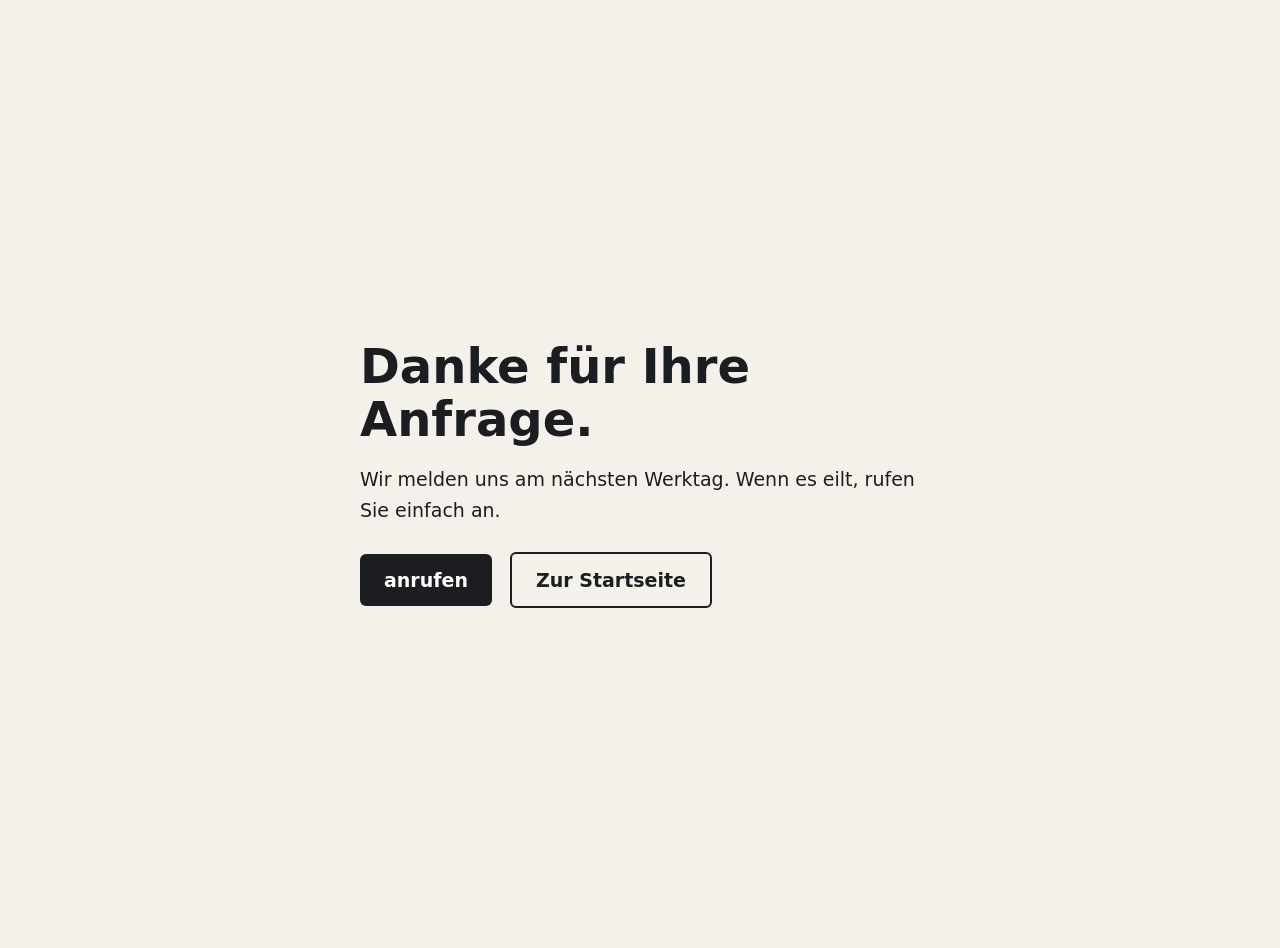
<file: danke.html>
<!doctype html>
<html lang="de">
<head>
  <meta charset="utf-8">
  <meta name="viewport" content="width=device-width, initial-scale=1">
  <meta name="robots" content="noindex">
  <title>Danke – von Dungen GmbH & Co. KG</title>
  <style>
    body { margin: 0; min-height: 100vh; display: grid; place-items: center; background: #f4f1eb; color: #1b1d20;
           font: 400 19px/1.6 system-ui, sans-serif; padding: 24px; }
    main { max-width: 560px; }
    h1 { font-size: clamp(2rem, 6vw, 3rem); line-height: 1.1; margin: 0 0 16px; }
    a.knopf { display: inline-flex; align-items: center; min-height: 52px; padding: 0 24px; margin: 8px 12px 0 0;
              background: #1b1d20; color: #fff; font-weight: 600; text-decoration: none; border-radius: 6px; }
    a.zweit { background: transparent; color: inherit; border: 2px solid currentColor; }
  </style>
</head>
<body>
  <main>
    <h1>Danke für Ihre Anfrage.</h1>
    <p>Wir melden uns am nächsten Werktag. Wenn es eilt, rufen Sie einfach an.</p>
    <a class="knopf" href="tel:+4962066437"> anrufen</a>
    <a class="knopf zweit" href="./">Zur Startseite</a>
  </main>
</body>
</html>
</file>
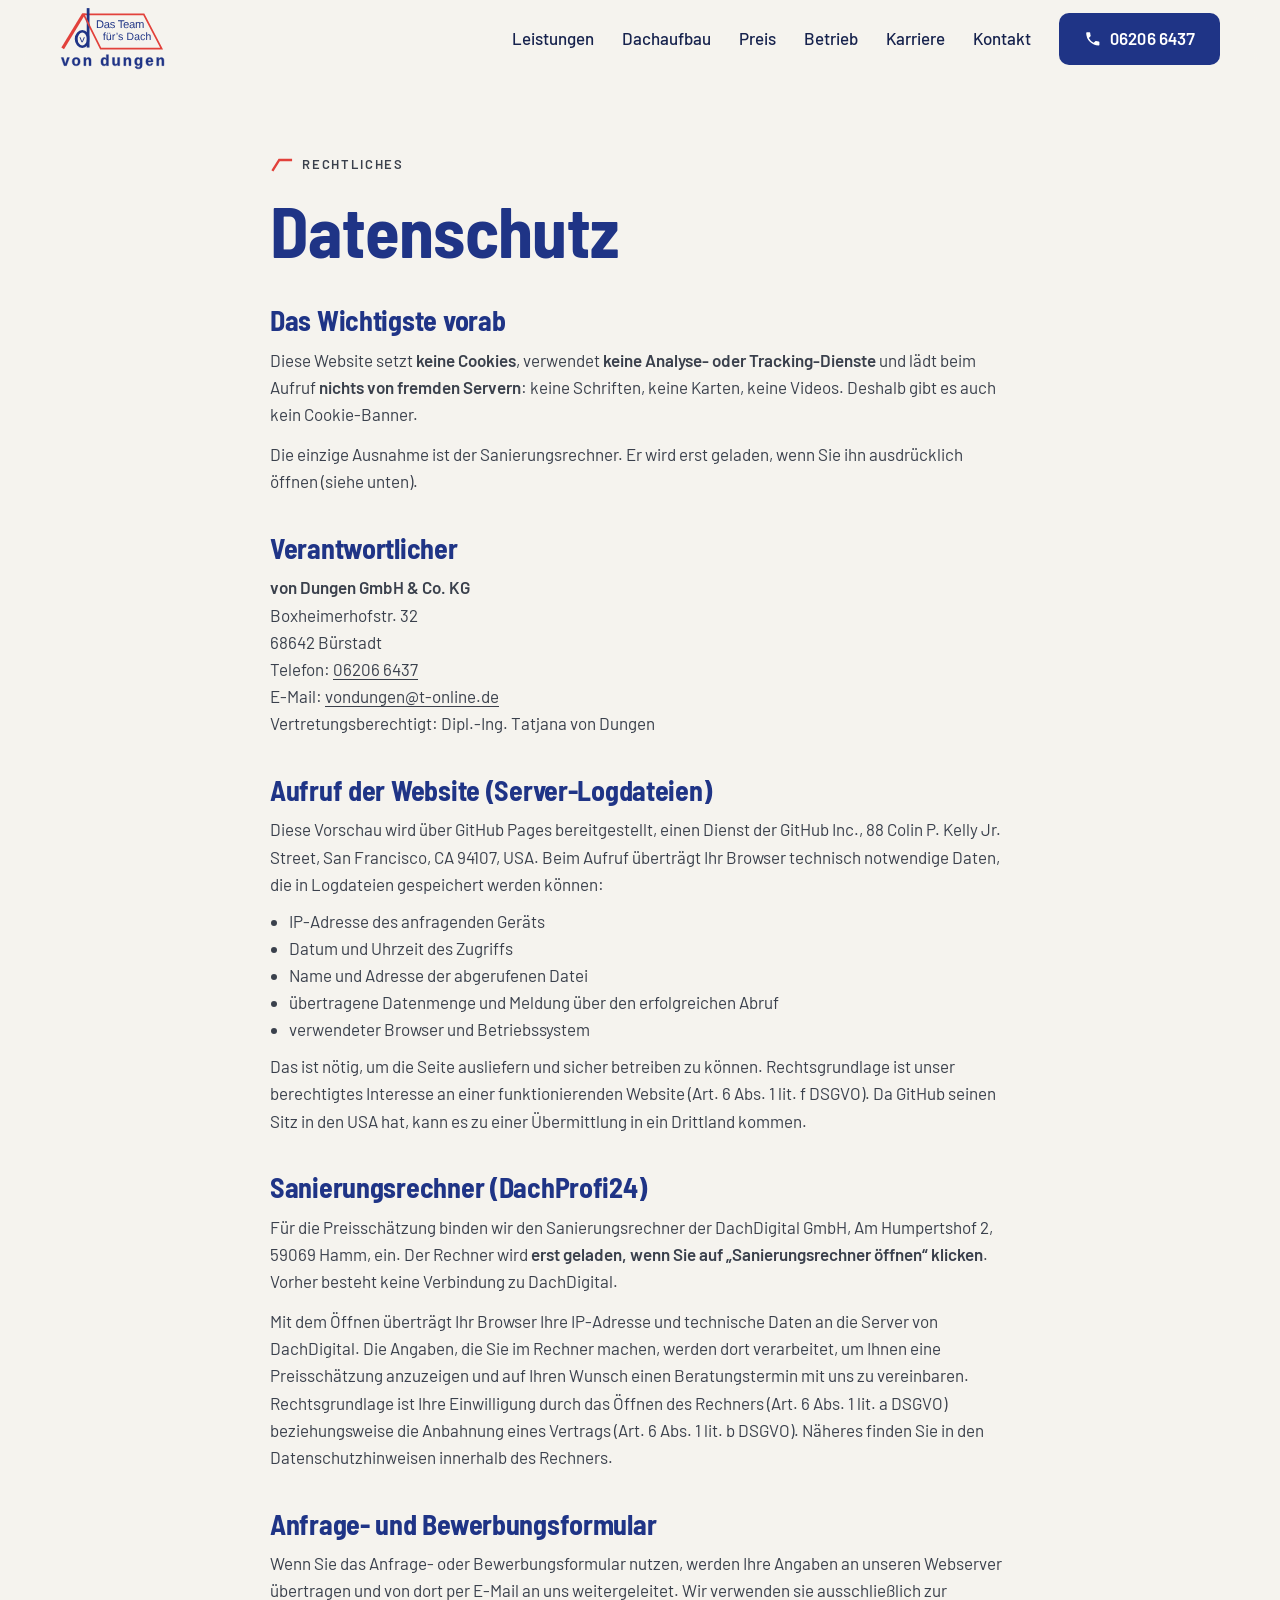
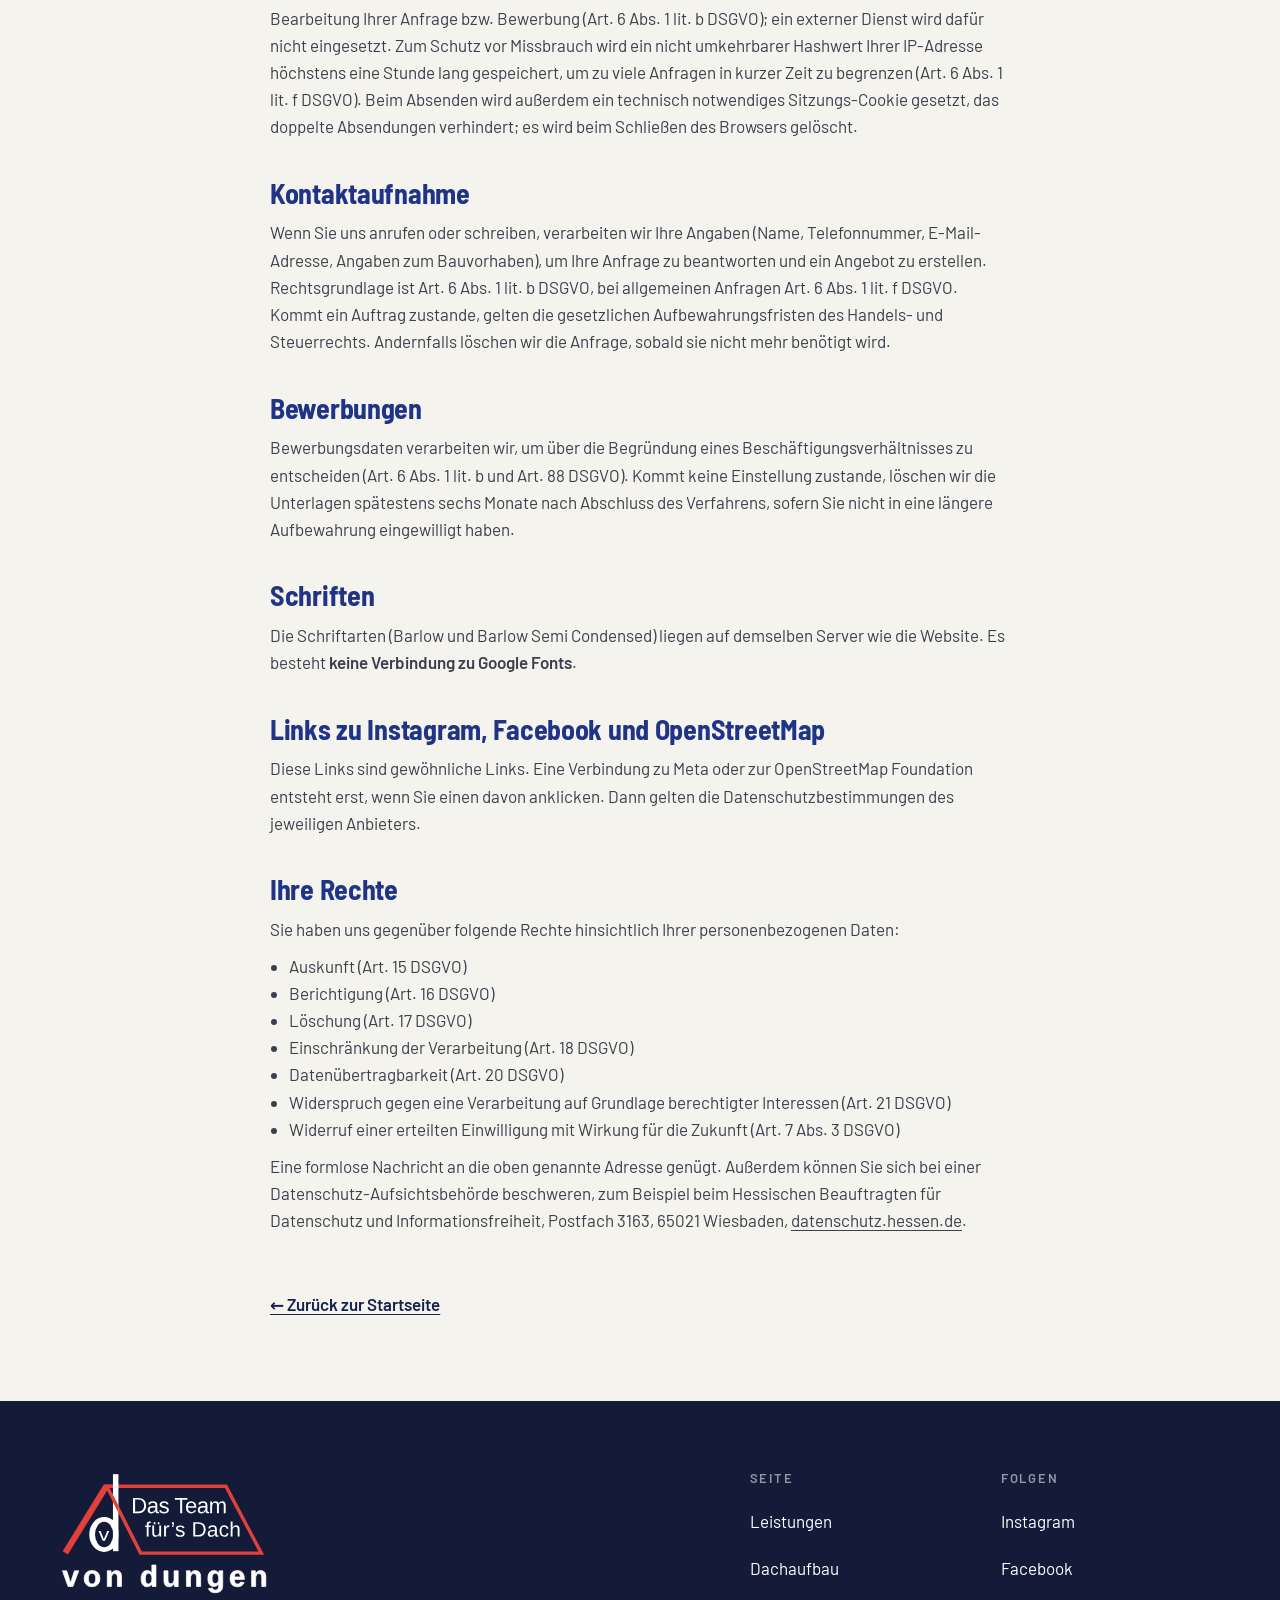
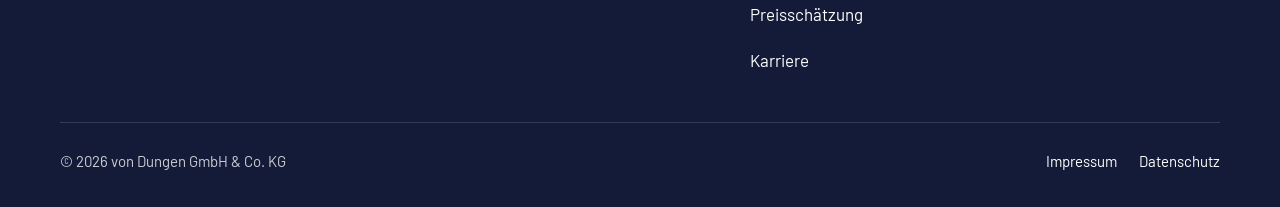
<file: datenschutz.html>
<!DOCTYPE html>
<html lang="de">
<head>
<meta charset="utf-8" />
<meta name="viewport" content="width=device-width, initial-scale=1" />
<title>Datenschutz | von Dungen GmbH &amp; Co. KG</title>
<meta name="description" content="Datenschutzerklärung der von Dungen GmbH &amp; Co. KG, Bürstadt." />
<meta name="robots" content="noindex, nofollow" />
<link rel="canonical" href="https://vondungen-dach.de/datenschutz.html" />
<meta name="theme-color" content="#f5f3ee" />
<link rel="icon" href="favicon.svg" type="image/svg+xml" />
<link rel="preload" href="assets/fonts/barlow-semi-condensed-700.woff2" as="font" type="font/woff2" crossorigin />
<link rel="preload" href="assets/fonts/barlow-400.woff2" as="font" type="font/woff2" crossorigin />
<link rel="stylesheet" href="assets/css/style.css?v=2026-09-16-10" />
</head>
<body>

<a class="skip-link" href="#inhalt">Zum Inhalt springen</a>

<header class="kopf" id="kopf">
  <div class="shell kopf__in">
    <a class="marke" href="index.html" aria-label="von Dungen – zur Startseite">
      <img src="assets/img/logo-von-dungen.svg" alt="von dungen – Das Team für’s Dach" width="240" height="143" />
    </a>
    <nav class="nav" id="nav" aria-label="Hauptnavigation">
      <a href="index.html#leistungen">Leistungen</a>
      <a href="index.html#dachaufbau">Dachaufbau</a>
      <a href="index.html#preis">Preis</a>
      <a href="index.html#betrieb">Betrieb</a>
      <a href="karriere.html">Karriere</a>
      <a href="index.html#kontakt">Kontakt</a>
      <a class="btn btn--blau btn--tel" href="tel:+4962066437">
        <svg class="ico" aria-hidden="true" viewBox="0 0 24 24"><path d="M6.6 10.8a15.1 15.1 0 0 0 6.6 6.6l2.2-2.2c.3-.3.7-.4 1-.2 1.2.4 2.4.6 3.6.6.6 0 1 .4 1 1V20c0 .6-.4 1-1 1A17 17 0 0 1 3 4c0-.6.4-1 1-1h3.5c.6 0 1 .4 1 1 0 1.3.2 2.5.6 3.6.1.4 0 .8-.2 1l-2.3 2.2Z"/></svg>
        06206 6437
      </a>
    </nav>
    <button class="burger" id="burger" type="button" aria-expanded="false" aria-controls="nav" aria-label="Menü öffnen">
      <span></span><span></span><span></span>
    </button>
  </div>
</header>

<main class="recht" id="inhalt">
  <div class="shell shell--schmal">
    <p class="etikett">Rechtliches</p>
    <h1>Datenschutz</h1>

    <h2>Das Wichtigste vorab</h2>
    <p>
      Diese Website setzt <strong>keine Cookies</strong>, verwendet <strong>keine Analyse- oder
      Tracking-Dienste</strong> und lädt beim Aufruf <strong>nichts von fremden Servern</strong>:
      keine Schriften, keine Karten, keine Videos. Deshalb gibt es auch kein Cookie-Banner.
    </p>
    <p>
      Die einzige Ausnahme ist der Sanierungsrechner. Er wird erst geladen, wenn Sie ihn
      ausdrücklich öffnen (siehe unten).
    </p>

    <h2>Verantwortlicher</h2>
    <address>
      <strong>von Dungen GmbH &amp; Co. KG</strong><br />
      Boxheimerhofstr. 32<br />
      68642 Bürstadt<br />
      Telefon: <a href="tel:+4962066437">06206 6437</a><br />
      E-Mail: <a href="mailto:vondungen@t-online.de">vondungen@t-online.de</a>
    </address>
    <p>Vertretungsberechtigt: Dipl.-Ing. Tatjana von Dungen</p>

    <h2>Aufruf der Website (Server-Logdateien)</h2>
    <!-- TODO Bilal: Beim Umzug auf ALL-INKL diesen Abschnitt auf ALL-INKL.COM – Neue Medien
         Münnich umstellen und den Auftragsverarbeitungsvertrag im KAS abschließen. -->
    <p>
      Diese Vorschau wird über GitHub Pages bereitgestellt, einen Dienst der GitHub Inc.,
      88 Colin P. Kelly Jr. Street, San Francisco, CA 94107, USA. Beim Aufruf überträgt Ihr
      Browser technisch notwendige Daten, die in Logdateien gespeichert werden können:
    </p>
    <ul>
      <li>IP-Adresse des anfragenden Geräts</li>
      <li>Datum und Uhrzeit des Zugriffs</li>
      <li>Name und Adresse der abgerufenen Datei</li>
      <li>übertragene Datenmenge und Meldung über den erfolgreichen Abruf</li>
      <li>verwendeter Browser und Betriebssystem</li>
    </ul>
    <p>
      Das ist nötig, um die Seite ausliefern und sicher betreiben zu können. Rechtsgrundlage ist
      unser berechtigtes Interesse an einer funktionierenden Website (Art. 6 Abs. 1 lit. f DSGVO).
      Da GitHub seinen Sitz in den USA hat, kann es zu einer Übermittlung in ein Drittland kommen.
    </p>

    <h2 id="rechner">Sanierungsrechner (DachProfi24)</h2>
    <!-- TODO Bilal: Mit Frau von Dungen klären, ob mit der DachDigital GmbH ein
         Auftragsverarbeitungsvertrag besteht, und diesen Abschnitt danach anpassen. -->
    <p>
      Für die Preisschätzung binden wir den Sanierungsrechner der DachDigital GmbH, Am Humpertshof 2,
      59069 Hamm, ein. Der Rechner wird <strong>erst geladen, wenn Sie auf „Sanierungsrechner
      öffnen“ klicken</strong>. Vorher besteht keine Verbindung zu DachDigital.
    </p>
    <p>
      Mit dem Öffnen überträgt Ihr Browser Ihre IP-Adresse und technische Daten an die Server von
      DachDigital. Die Angaben, die Sie im Rechner machen, werden dort verarbeitet, um Ihnen eine
      Preisschätzung anzuzeigen und auf Ihren Wunsch einen Beratungstermin mit uns zu vereinbaren.
      Rechtsgrundlage ist Ihre Einwilligung durch das Öffnen des Rechners (Art. 6 Abs. 1 lit. a
      DSGVO) beziehungsweise die Anbahnung eines Vertrags (Art. 6 Abs. 1 lit. b DSGVO). Näheres
      finden Sie in den Datenschutzhinweisen innerhalb des Rechners.
    </p>

    <h2>Anfrage- und Bewerbungsformular</h2>
    <p>
      Wenn Sie das Anfrage- oder Bewerbungsformular nutzen, werden Ihre Angaben an unseren Webserver übertragen und von dort per E-Mail an uns weitergeleitet. Wir verwenden sie ausschließlich zur Bearbeitung Ihrer Anfrage bzw. Bewerbung (Art. 6 Abs. 1 lit. b DSGVO); ein externer Dienst wird dafür nicht eingesetzt. Zum Schutz vor Missbrauch wird ein nicht umkehrbarer Hashwert Ihrer IP-Adresse höchstens eine Stunde lang gespeichert, um zu viele Anfragen in kurzer Zeit zu begrenzen (Art. 6 Abs. 1 lit. f DSGVO). Beim Absenden wird außerdem ein technisch notwendiges Sitzungs-Cookie gesetzt, das doppelte Absendungen verhindert; es wird beim Schließen des Browsers gelöscht.
    </p>

    <h2>Kontaktaufnahme</h2>
    <p>
      Wenn Sie uns anrufen oder schreiben, verarbeiten wir Ihre Angaben (Name, Telefonnummer,
      E-Mail-Adresse, Angaben zum Bauvorhaben), um Ihre Anfrage zu beantworten und ein Angebot
      zu erstellen. Rechtsgrundlage ist Art. 6 Abs. 1 lit. b DSGVO, bei allgemeinen Anfragen
      Art. 6 Abs. 1 lit. f DSGVO. Kommt ein Auftrag zustande, gelten die gesetzlichen
      Aufbewahrungsfristen des Handels- und Steuerrechts. Andernfalls löschen wir die Anfrage,
      sobald sie nicht mehr benötigt wird.
    </p>

    <h2>Bewerbungen</h2>
    <p>
      Bewerbungsdaten verarbeiten wir, um über die Begründung eines Beschäftigungsverhältnisses
      zu entscheiden (Art. 6 Abs. 1 lit. b und Art. 88 DSGVO). Kommt keine Einstellung zustande,
      löschen wir die Unterlagen spätestens sechs Monate nach Abschluss des Verfahrens, sofern
      Sie nicht in eine längere Aufbewahrung eingewilligt haben.
    </p>

    <h2>Schriften</h2>
    <p>
      Die Schriftarten (Barlow und Barlow Semi Condensed) liegen auf demselben Server wie die
      Website. Es besteht <strong>keine Verbindung zu Google Fonts</strong>.
    </p>

    <h2>Links zu Instagram, Facebook und OpenStreetMap</h2>
    <p>
      Diese Links sind gewöhnliche Links. Eine Verbindung zu Meta oder zur OpenStreetMap Foundation
      entsteht erst, wenn Sie einen davon anklicken. Dann gelten die Datenschutzbestimmungen des
      jeweiligen Anbieters.
    </p>

    <h2>Ihre Rechte</h2>
    <p>Sie haben uns gegenüber folgende Rechte hinsichtlich Ihrer personenbezogenen Daten:</p>
    <ul>
      <li>Auskunft (Art. 15 DSGVO)</li>
      <li>Berichtigung (Art. 16 DSGVO)</li>
      <li>Löschung (Art. 17 DSGVO)</li>
      <li>Einschränkung der Verarbeitung (Art. 18 DSGVO)</li>
      <li>Datenübertragbarkeit (Art. 20 DSGVO)</li>
      <li>Widerspruch gegen eine Verarbeitung auf Grundlage berechtigter Interessen (Art. 21 DSGVO)</li>
      <li>Widerruf einer erteilten Einwilligung mit Wirkung für die Zukunft (Art. 7 Abs. 3 DSGVO)</li>
    </ul>
    <p>
      Eine formlose Nachricht an die oben genannte Adresse genügt. Außerdem können Sie sich bei
      einer Datenschutz-Aufsichtsbehörde beschweren, zum Beispiel beim Hessischen Beauftragten
      für Datenschutz und Informationsfreiheit, Postfach 3163, 65021 Wiesbaden,
      <a href="https://datenschutz.hessen.de" target="_blank" rel="noopener">datenschutz.hessen.de</a>.
    </p>

    <a class="zurueck" href="index.html">&larr; Zurück zur Startseite</a>
  </div>
</main>

<footer class="fuss">
  <div class="shell">
    <div class="fuss__raster">
      <div class="fuss__marke">
        <img src="assets/img/logo-von-dungen-hell.svg" alt="von dungen – Das Team für’s Dach" width="240" height="143" loading="lazy" />
      </div>
      <div>
        <h4>Seite</h4>
        <ul>
          <li><a href="index.html#leistungen">Leistungen</a></li>
          <li><a href="index.html#dachaufbau">Dachaufbau</a></li>
          <li><a href="index.html#preis">Preisschätzung</a></li>
          <li><a href="karriere.html">Karriere</a></li>
        </ul>
      </div>
      
      <div>
        <h4>Folgen</h4>
        <ul>
          <li><a href="https://www.instagram.com/vondungendach/" target="_blank" rel="noopener">Instagram</a></li>
          <li><a href="https://www.facebook.com/DachundSpenglerarbeiten/" target="_blank" rel="noopener">Facebook</a></li>
        </ul>
      </div>
    </div>
    <div class="fuss__unten">
      <span>&copy; <span data-jahr>2026</span> von Dungen GmbH &amp; Co. KG</span>
      <nav aria-label="Rechtliches">
        <a href="impressum.html">Impressum</a>
        <a href="datenschutz.html">Datenschutz</a>
      </nav>
    </div>
  </div>
</footer>

<script src="assets/js/main.js?v=2026-09-16-10"></script>
</body>
</html>
</file>
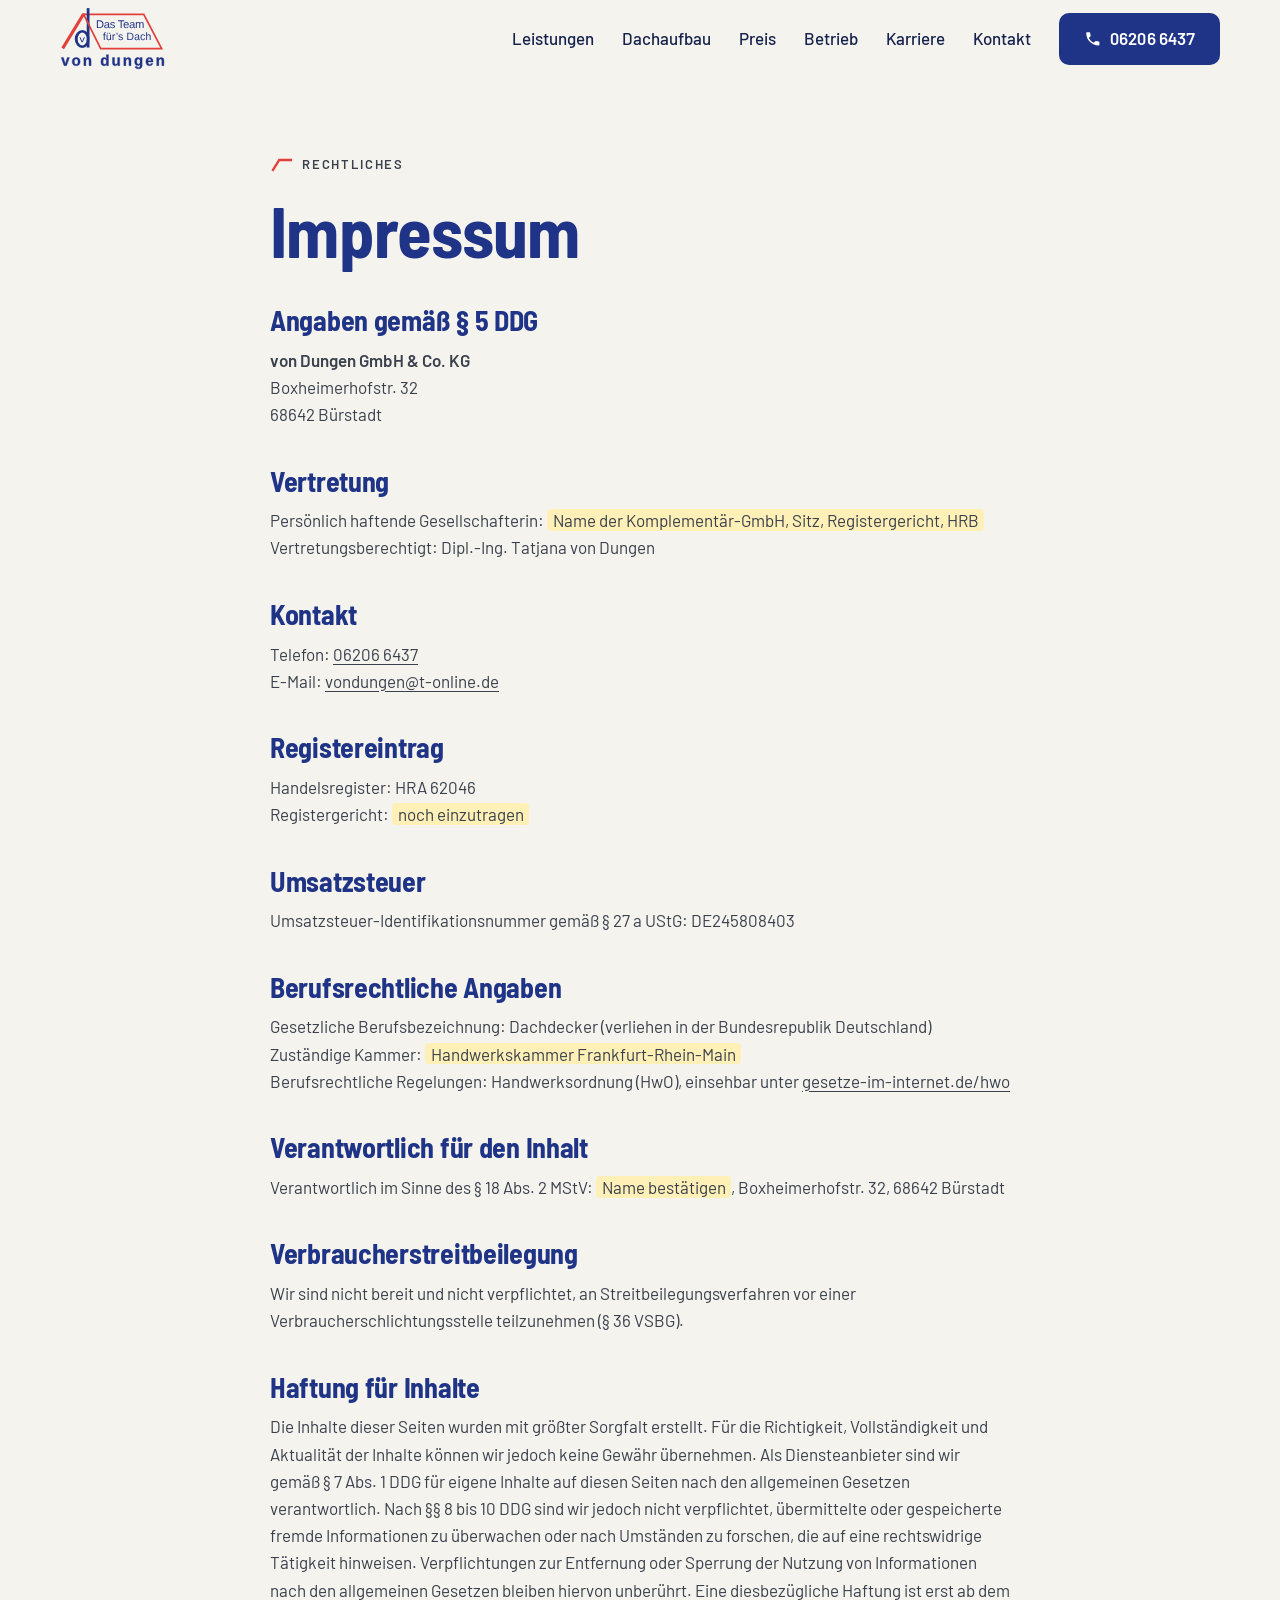
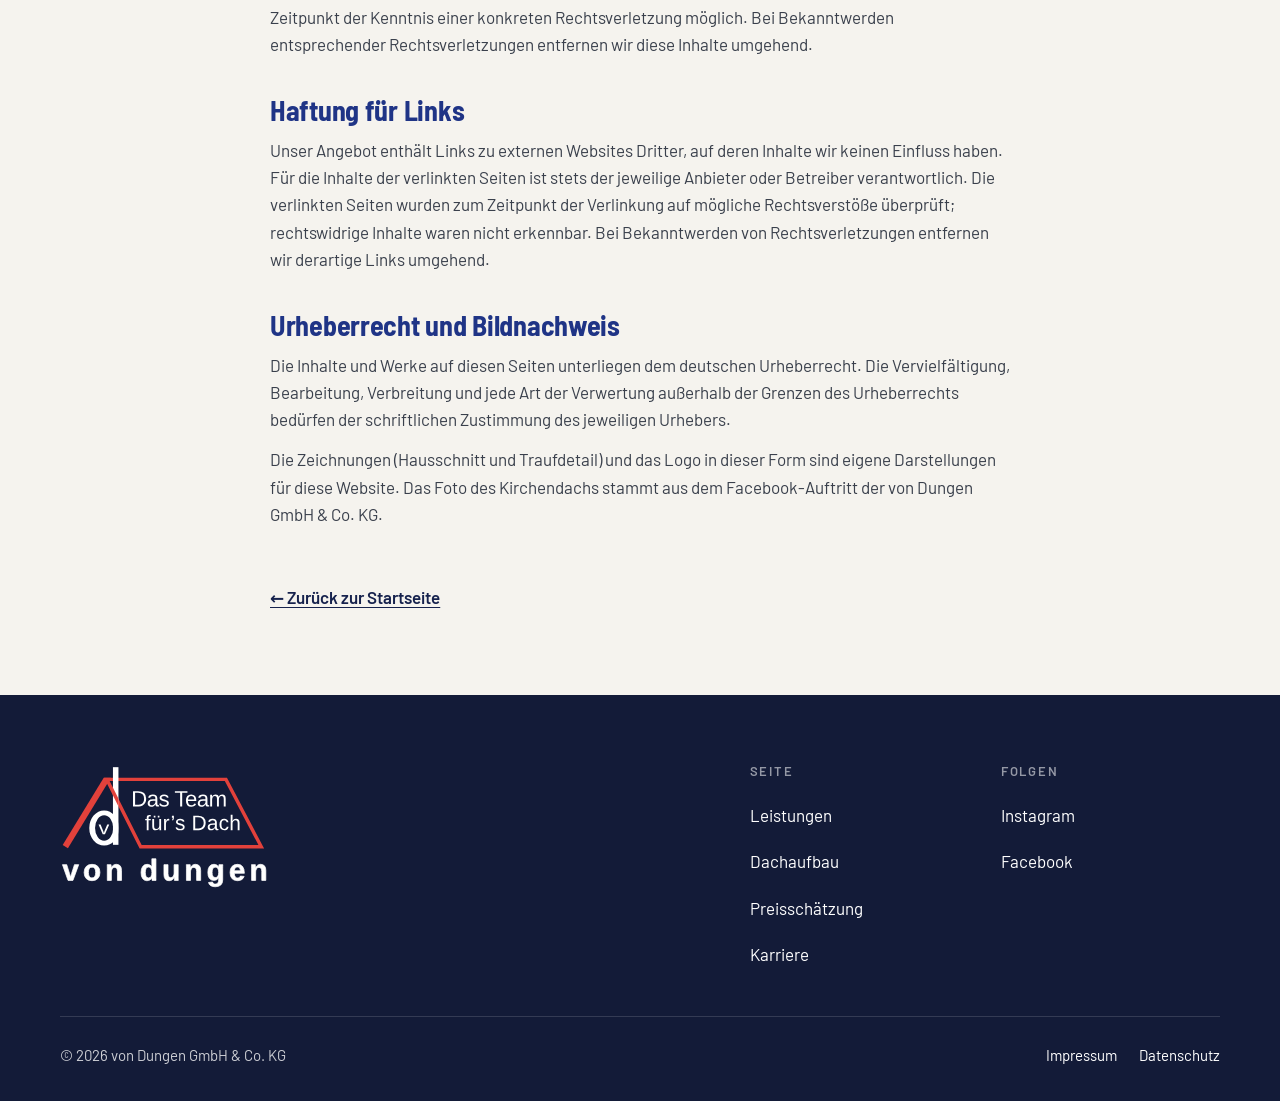
<file: impressum.html>
<!DOCTYPE html>
<html lang="de">
<head>
<meta charset="utf-8" />
<meta name="viewport" content="width=device-width, initial-scale=1" />
<title>Impressum | von Dungen GmbH &amp; Co. KG</title>
<meta name="description" content="Impressum der von Dungen GmbH &amp; Co. KG, Dach- und Spenglerarbeiten in Bürstadt." />
<meta name="robots" content="noindex, nofollow" />
<link rel="canonical" href="https://vondungen-dach.de/impressum.html" />
<meta name="theme-color" content="#f5f3ee" />
<link rel="icon" href="favicon.svg" type="image/svg+xml" />
<link rel="preload" href="assets/fonts/barlow-semi-condensed-700.woff2" as="font" type="font/woff2" crossorigin />
<link rel="preload" href="assets/fonts/barlow-400.woff2" as="font" type="font/woff2" crossorigin />
<link rel="stylesheet" href="assets/css/style.css?v=2026-09-16-10" />
</head>
<body>

<a class="skip-link" href="#inhalt">Zum Inhalt springen</a>

<header class="kopf" id="kopf">
  <div class="shell kopf__in">
    <a class="marke" href="index.html" aria-label="von Dungen – zur Startseite">
      <img src="assets/img/logo-von-dungen.svg" alt="von dungen – Das Team für’s Dach" width="240" height="143" />
    </a>
    <nav class="nav" id="nav" aria-label="Hauptnavigation">
      <a href="index.html#leistungen">Leistungen</a>
      <a href="index.html#dachaufbau">Dachaufbau</a>
      <a href="index.html#preis">Preis</a>
      <a href="index.html#betrieb">Betrieb</a>
      <a href="karriere.html">Karriere</a>
      <a href="index.html#kontakt">Kontakt</a>
      <a class="btn btn--blau btn--tel" href="tel:+4962066437">
        <svg class="ico" aria-hidden="true" viewBox="0 0 24 24"><path d="M6.6 10.8a15.1 15.1 0 0 0 6.6 6.6l2.2-2.2c.3-.3.7-.4 1-.2 1.2.4 2.4.6 3.6.6.6 0 1 .4 1 1V20c0 .6-.4 1-1 1A17 17 0 0 1 3 4c0-.6.4-1 1-1h3.5c.6 0 1 .4 1 1 0 1.3.2 2.5.6 3.6.1.4 0 .8-.2 1l-2.3 2.2Z"/></svg>
        06206 6437
      </a>
    </nav>
    <button class="burger" id="burger" type="button" aria-expanded="false" aria-controls="nav" aria-label="Menü öffnen">
      <span></span><span></span><span></span>
    </button>
  </div>
</header>

<main class="recht" id="inhalt">
  <div class="shell shell--schmal">
    <p class="etikett">Rechtliches</p>
    <h1>Impressum</h1>

    <!-- TODO Bilal: Die Angaben stammen aus dem bisherigen Impressum auf vondungen-dach.de
         (Stand 16.09.2026). Gelb markierte Punkte fehlen dort und müssen mit Frau von Dungen
         geklärt werden, bevor die Seite online geht. -->

    <h2>Angaben gemäß § 5 DDG</h2>
    <address>
      <strong>von Dungen GmbH &amp; Co. KG</strong><br />
      Boxheimerhofstr. 32<br />
      68642 Bürstadt
    </address>

    <h2>Vertretung</h2>
    <!-- TODO Bilal: Bei einer GmbH & Co. KG gehört die persönlich haftende Gesellschafterin
         (Komplementär-GmbH) mit Sitz, Registergericht und HRB-Nummer ins Impressum.
         Im bisherigen Impressum fehlt das. -->
    <p>
      Persönlich haftende Gesellschafterin: <span class="offen">Name der Komplementär-GmbH, Sitz, Registergericht, HRB</span><br />
      Vertretungsberechtigt: Dipl.-Ing. Tatjana von Dungen
    </p>

    <h2>Kontakt</h2>
    <p>
      Telefon: <a href="tel:+4962066437">06206 6437</a><br />
      E-Mail: <a href="mailto:vondungen@t-online.de">vondungen@t-online.de</a>
    </p>

    <h2>Registereintrag</h2>
    <!-- TODO Bilal: Registergericht fehlt im bisherigen Impressum (vermutlich Amtsgericht Darmstadt). -->
    <p>
      Handelsregister: HRA 62046<br />
      Registergericht: <span class="offen">noch einzutragen</span>
    </p>

    <h2>Umsatzsteuer</h2>
    <p>Umsatzsteuer-Identifikationsnummer gemäß § 27 a UStG: DE245808403</p>

    <h2>Berufsrechtliche Angaben</h2>
    <!-- TODO Bilal: Im bisherigen Impressum steht nur „Darmstadt“. Für den Kreis Bergstraße
         ist die Handwerkskammer Frankfurt-Rhein-Main zuständig; bitte bestätigen lassen. -->
    <p>
      Gesetzliche Berufsbezeichnung: Dachdecker (verliehen in der Bundesrepublik Deutschland)<br />
      Zuständige Kammer: <span class="offen">Handwerkskammer Frankfurt-Rhein-Main</span><br />
      Berufsrechtliche Regelungen: Handwerksordnung (HwO), einsehbar unter
      <a href="https://www.gesetze-im-internet.de/hwo/" target="_blank" rel="noopener">gesetze-im-internet.de/hwo</a>
    </p>

    <h2>Verantwortlich für den Inhalt</h2>
    <p>
      Verantwortlich im Sinne des § 18 Abs. 2 MStV: <span class="offen">Name bestätigen</span>,
      Boxheimerhofstr. 32, 68642 Bürstadt
    </p>

    <h2>Verbraucherstreitbeilegung</h2>
    <p>
      Wir sind nicht bereit und nicht verpflichtet, an Streitbeilegungsverfahren vor einer
      Verbraucherschlichtungsstelle teilzunehmen (§ 36 VSBG).
    </p>

    <h2>Haftung für Inhalte</h2>
    <p>
      Die Inhalte dieser Seiten wurden mit größter Sorgfalt erstellt. Für die Richtigkeit,
      Vollständigkeit und Aktualität der Inhalte können wir jedoch keine Gewähr übernehmen.
      Als Diensteanbieter sind wir gemäß § 7 Abs. 1 DDG für eigene Inhalte auf diesen Seiten
      nach den allgemeinen Gesetzen verantwortlich. Nach §§ 8 bis 10 DDG sind wir jedoch nicht
      verpflichtet, übermittelte oder gespeicherte fremde Informationen zu überwachen oder nach
      Umständen zu forschen, die auf eine rechtswidrige Tätigkeit hinweisen. Verpflichtungen zur
      Entfernung oder Sperrung der Nutzung von Informationen nach den allgemeinen Gesetzen bleiben
      hiervon unberührt. Eine diesbezügliche Haftung ist erst ab dem Zeitpunkt der Kenntnis einer
      konkreten Rechtsverletzung möglich. Bei Bekanntwerden entsprechender Rechtsverletzungen
      entfernen wir diese Inhalte umgehend.
    </p>

    <h2>Haftung für Links</h2>
    <p>
      Unser Angebot enthält Links zu externen Websites Dritter, auf deren Inhalte wir keinen
      Einfluss haben. Für die Inhalte der verlinkten Seiten ist stets der jeweilige Anbieter oder
      Betreiber verantwortlich. Die verlinkten Seiten wurden zum Zeitpunkt der Verlinkung auf
      mögliche Rechtsverstöße überprüft; rechtswidrige Inhalte waren nicht erkennbar. Bei
      Bekanntwerden von Rechtsverletzungen entfernen wir derartige Links umgehend.
    </p>

    <h2>Urheberrecht und Bildnachweis</h2>
    <p>
      Die Inhalte und Werke auf diesen Seiten unterliegen dem deutschen Urheberrecht. Die
      Vervielfältigung, Bearbeitung, Verbreitung und jede Art der Verwertung außerhalb der
      Grenzen des Urheberrechts bedürfen der schriftlichen Zustimmung des jeweiligen Urhebers.
    </p>
    <!-- TODO Bilal: Urheber des Kirchendach-Fotos klären (Titelbild der Facebook-Seite). -->
    <p>
      Die Zeichnungen (Hausschnitt und Traufdetail) und das Logo in dieser Form sind eigene
      Darstellungen für diese Website. Das Foto des Kirchendachs stammt aus dem
      Facebook-Auftritt der von Dungen GmbH &amp; Co. KG.
    </p>

    <a class="zurueck" href="index.html">&larr; Zurück zur Startseite</a>
  </div>
</main>

<footer class="fuss">
  <div class="shell">
    <div class="fuss__raster">
      <div class="fuss__marke">
        <img src="assets/img/logo-von-dungen-hell.svg" alt="von dungen – Das Team für’s Dach" width="240" height="143" loading="lazy" />
      </div>
      <div>
        <h4>Seite</h4>
        <ul>
          <li><a href="index.html#leistungen">Leistungen</a></li>
          <li><a href="index.html#dachaufbau">Dachaufbau</a></li>
          <li><a href="index.html#preis">Preisschätzung</a></li>
          <li><a href="karriere.html">Karriere</a></li>
        </ul>
      </div>
      
      <div>
        <h4>Folgen</h4>
        <ul>
          <li><a href="https://www.instagram.com/vondungendach/" target="_blank" rel="noopener">Instagram</a></li>
          <li><a href="https://www.facebook.com/DachundSpenglerarbeiten/" target="_blank" rel="noopener">Facebook</a></li>
        </ul>
      </div>
    </div>
    <div class="fuss__unten">
      <span>&copy; <span data-jahr>2026</span> von Dungen GmbH &amp; Co. KG</span>
      <nav aria-label="Rechtliches">
        <a href="impressum.html">Impressum</a>
        <a href="datenschutz.html">Datenschutz</a>
      </nav>
    </div>
  </div>
</footer>

<script src="assets/js/main.js?v=2026-09-16-10"></script>
</body>
</html>
</file>
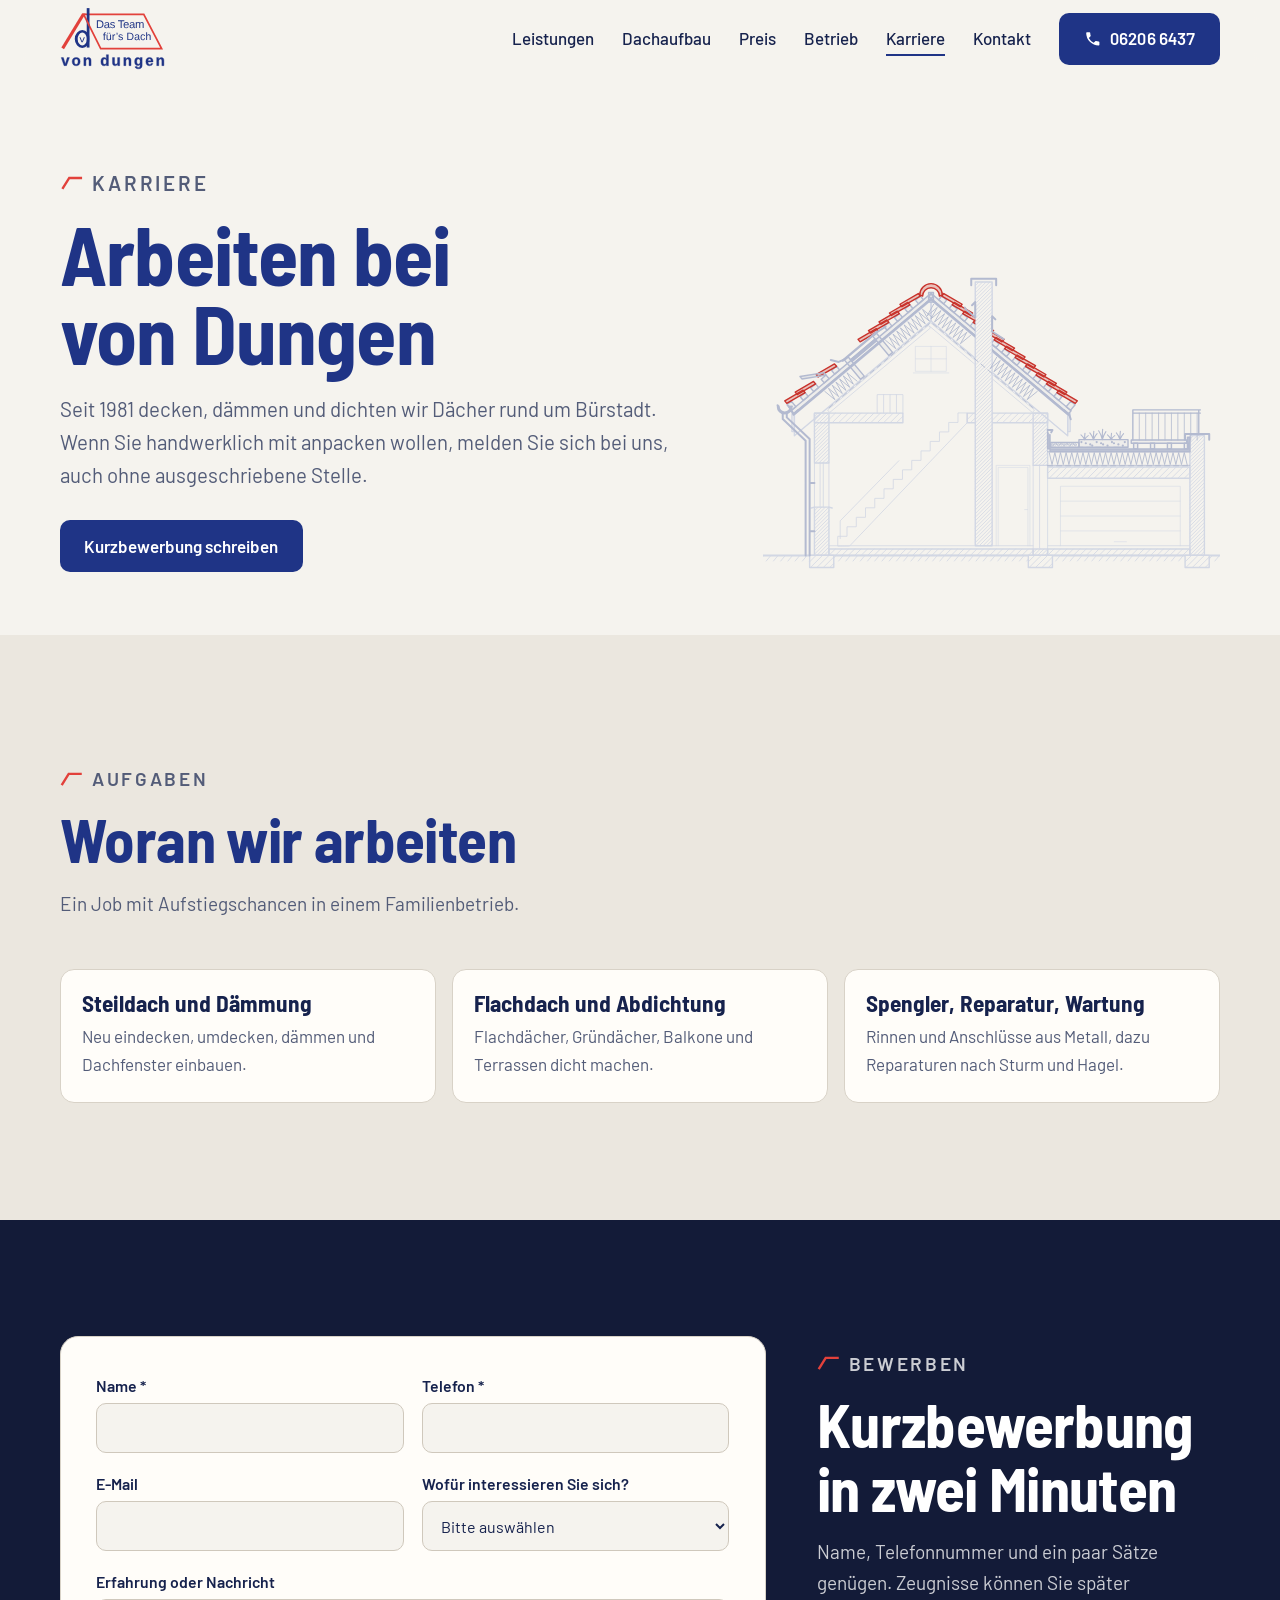
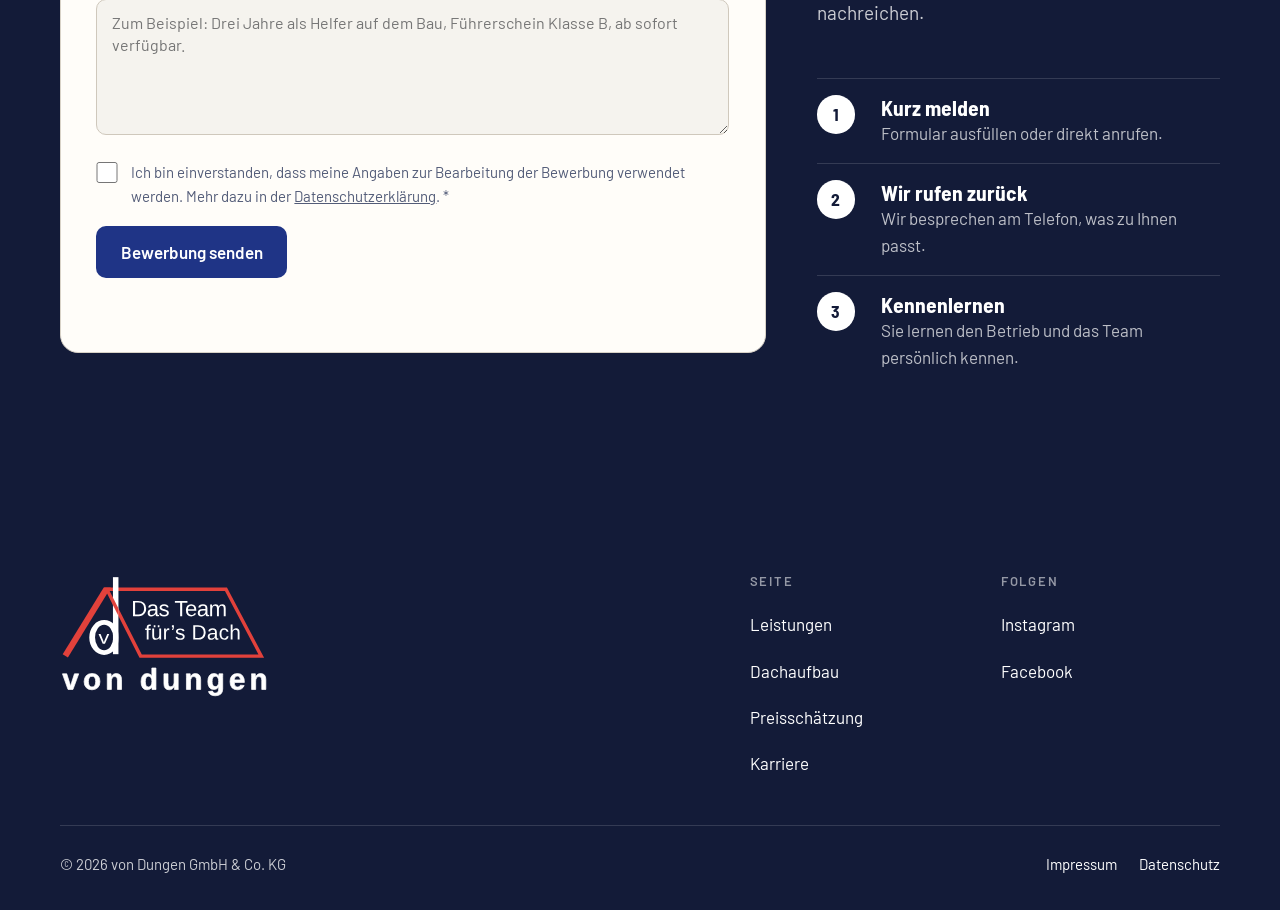
<file: karriere.html>
<!DOCTYPE html>
<html lang="de">
<head>
<meta charset="utf-8" />
<meta name="viewport" content="width=device-width, initial-scale=1" />
<title>Karriere | von Dungen GmbH &amp; Co. KG, Bürstadt</title>
<meta name="description" content="Arbeiten bei von Dungen in Bürstadt: Dach- und Spenglerarbeiten in einem Familienbetrieb in zweiter Generation. Kurzbewerbung in zwei Minuten." />
<meta name="robots" content="noindex, nofollow" />
<link rel="canonical" href="https://vondungen-dach.de/karriere.html" />
<meta property="og:type" content="website" />
<meta property="og:locale" content="de_DE" />
<meta property="og:title" content="Arbeiten bei von Dungen, Bürstadt" />
<meta property="og:url" content="https://bilal-altu.github.io/von-dungen/karriere.html" />
<meta property="og:image" content="https://bilal-altu.github.io/von-dungen/assets/img/og-bild.jpg?v=7" />
<meta name="theme-color" content="#f5f3ee" />
<link rel="icon" href="favicon.svg" type="image/svg+xml" />
<link rel="preload" href="assets/fonts/barlow-semi-condensed-700.woff2" as="font" type="font/woff2" crossorigin />
<link rel="preload" href="assets/fonts/barlow-400.woff2" as="font" type="font/woff2" crossorigin />
<link rel="stylesheet" href="assets/css/style.css?v=2026-09-16-10" />
</head>
<body class="hat-leiste">

<a class="skip-link" href="#inhalt">Zum Inhalt springen</a>

<header class="kopf" id="kopf">
  <div class="shell kopf__in">
    <a class="marke" href="index.html" aria-label="von Dungen – zur Startseite">
      <img src="assets/img/logo-von-dungen.svg" alt="von dungen – Das Team für’s Dach" width="240" height="143" />
    </a>
    <nav class="nav" id="nav" aria-label="Hauptnavigation">
      <a href="index.html#leistungen">Leistungen</a>
      <a href="index.html#dachaufbau">Dachaufbau</a>
      <a href="index.html#preis">Preis</a>
      <a href="index.html#betrieb">Betrieb</a>
      <a href="karriere.html" aria-current="page">Karriere</a>
      <a href="index.html#kontakt">Kontakt</a>
      <a class="btn btn--blau btn--tel" href="tel:+4962066437">
        <svg class="ico" aria-hidden="true" viewBox="0 0 24 24"><path d="M6.6 10.8a15.1 15.1 0 0 0 6.6 6.6l2.2-2.2c.3-.3.7-.4 1-.2 1.2.4 2.4.6 3.6.6.6 0 1 .4 1 1V20c0 .6-.4 1-1 1A17 17 0 0 1 3 4c0-.6.4-1 1-1h3.5c.6 0 1 .4 1 1 0 1.3.2 2.5.6 3.6.1.4 0 .8-.2 1l-2.3 2.2Z"/></svg>
        06206 6437
      </a>
    </nav>
    <button class="burger" id="burger" type="button" aria-expanded="false" aria-controls="nav" aria-label="Menü öffnen">
      <span></span><span></span><span></span>
    </button>
  </div>
</header>

<main id="inhalt">

<section class="karriere-held">
  <div class="shell karriere-held__in">
    <div>
      <p class="etikett">Karriere</p>
      <h1>Arbeiten bei von Dungen</h1>
      <p>Seit 1981 decken, dämmen und dichten wir Dächer rund um Bürstadt. Wenn Sie handwerklich mit anpacken wollen, melden Sie sich bei uns, auch ohne ausgeschriebene Stelle.</p>
      <div class="held__knoepfe">
        <a class="btn btn--blau" href="#bewerben">Kurzbewerbung schreiben</a>
      </div>
    </div>
    <!-- Derselbe Hausschnitt wie auf der Startseite, hier mit der Eindeckung in Rot -->
    <div class="karriere-held__zeichnung">
      <svg class="zeichnung" viewBox="12 110 1136 752" role="img" aria-label="Schnitt durch ein Wohnhaus mit Steildach, Kamin und Garage">
        <g id="schnitt-inhalt">
<!-- SCHNITT:START -->
<clipPath id="vd-ohne-kamin"><path clip-rule="evenodd" d="M-200,-200 H1400 V1100 H-200 Z M540,-200 H582 V490 H540 Z"/></clipPath>
<g class="schicht schicht--bestand">
<path class="l l--boden" d="M-70,820 L1190,820"/><path class="l l--fein" d="M-60,822 L-70,834 M-42,822 L-52,834 M-24,822 L-34,834 M-6,822 L-16,834 M12,822 L2,834 M30,822 L20,834 M48,822 L38,834 M66,822 L56,834 M84,822 L74,834 M102,822 L92,834 M120,822 L110,834 M138,822 L128,834 M156,822 L146,834 M174,822 L164,834 M192,822 L182,834 M210,822 L200,834 M228,822 L218,834 M246,822 L236,834 M264,822 L254,834 M282,822 L272,834 M300,822 L290,834 M318,822 L308,834 M336,822 L326,834 M354,822 L344,834 M372,822 L362,834 M390,822 L380,834 M408,822 L398,834 M426,822 L416,834 M444,822 L434,834 M462,822 L452,834 M480,822 L470,834 M498,822 L488,834 M516,822 L506,834 M534,822 L524,834 M552,822 L542,834 M570,822 L560,834 M588,822 L578,834 M606,822 L596,834 M624,822 L614,834 M642,822 L632,834 M660,822 L650,834 M678,822 L668,834 M696,822 L686,834 M714,822 L704,834 M732,822 L722,834 M750,822 L740,834 M768,822 L758,834 M786,822 L776,834 M804,822 L794,834 M822,822 L812,834 M840,822 L830,834 M858,822 L848,834 M876,822 L866,834 M894,822 L884,834 M912,822 L902,834 M930,822 L920,834 M948,822 L938,834 M966,822 L956,834 M984,822 L974,834 M1002,822 L992,834 M1020,822 L1010,834 M1038,822 L1028,834 M1056,822 L1046,834 M1074,822 L1064,834 M1092,822 L1082,834 M1110,822 L1100,834 M1128,822 L1118,834 M1146,822 L1136,834 M1164,822 L1154,834 M1182,822 L1172,834 "/><path class="papier" d="M128,820 H188 V850 H128 Z"/><path class="l" d="M128,820 H188 V850 H128 Z"/><path class="l l--fein" d="M128,836 L144,820 M130,850 L160,820 M146,850 L176,820 M162,850 L188,824 M178,850 L188,840 "/><path class="papier" d="M672,820 H732 V850 H672 Z"/><path class="l" d="M672,820 H732 V850 H672 Z"/><path class="l l--fein" d="M672,836 L688,820 M674,850 L704,820 M690,850 L720,820 M706,850 L732,824 M722,850 L732,840 "/><path class="papier" d="M1062,820 H1122 V850 H1062 Z"/><path class="l" d="M1062,820 H1122 V850 H1062 Z"/><path class="l l--fein" d="M1062,836 L1078,820 M1064,850 L1094,820 M1080,850 L1110,820 M1096,850 L1122,824 M1112,850 L1122,840 "/><path class="l" d="M140,466 H176 V590 H140 Z"/><path class="l l--fein" d="M140,475 L149,466 M140,484 L158,466 M140,493 L167,466 M140,502 L176,466 M140,511 L176,475 M140,520 L176,484 M140,529 L176,493 M140,538 L176,502 M140,547 L176,511 M140,556 L176,520 M140,565 L176,529 M140,574 L176,538 M140,583 L176,547 M142,590 L176,556 M151,590 L176,565 M160,590 L176,574 M169,590 L176,583 "/><path class="l" d="M140,700 H176 V820 H140 Z"/><path class="l l--fein" d="M140,709 L149,700 M140,718 L158,700 M140,727 L167,700 M140,736 L176,700 M140,745 L176,709 M140,754 L176,718 M140,763 L176,727 M140,772 L176,736 M140,781 L176,745 M140,790 L176,754 M140,799 L176,763 M140,808 L176,772 M140,817 L176,781 M146,820 L176,790 M155,820 L176,799 M164,820 L176,808 M173,820 L176,817 "/><path class="l l--fein" d="M140,590 V700 M176,590 V700 M154,590 V700 M162,590 V700"/><path class="l" d="M132,702 L140,700 M176,700 L184,702"/><path class="l" d="M684,466 H720 V596 H684 Z"/><path class="l l--fein" d="M684,475 L693,466 M684,484 L702,466 M684,493 L711,466 M684,502 L720,466 M684,511 L720,475 M684,520 L720,484 M684,529 L720,493 M684,538 L720,502 M684,547 L720,511 M684,556 L720,520 M684,565 L720,529 M684,574 L720,538 M684,583 L720,547 M684,592 L720,556 M689,596 L720,565 M698,596 L720,574 M707,596 L720,583 M716,596 L720,592 "/><path class="l" d="M684,804 H720 V820 H684 Z"/><path class="l l--fein" d="M684,813 L693,804 M686,820 L702,804 M695,820 L711,804 M704,820 L720,804 M713,820 L720,813 "/><path class="l l--fein" d="M684,596 V804 M720,596 V804 M684,596 H720 M700,598 V802"/><path class="l" d="M176,804 H684 V820 H176 Z"/><path class="l l--fein" d="M176,820 L192,804 M192,820 L208,804 M208,820 L224,804 M224,820 L240,804 M240,820 L256,804 M256,820 L272,804 M272,820 L288,804 M288,820 L304,804 M304,820 L320,804 M320,820 L336,804 M336,820 L352,804 M352,820 L368,804 M368,820 L384,804 M384,820 L400,804 M400,820 L416,804 M416,820 L432,804 M432,820 L448,804 M448,820 L464,804 M464,820 L480,804 M480,820 L496,804 M496,820 L512,804 M512,820 L528,804 M528,820 L544,804 M544,820 L560,804 M560,820 L576,804 M576,820 L592,804 M592,820 L608,804 M608,820 L624,804 M624,820 L640,804 M640,820 L656,804 M656,820 L672,804 M672,820 L684,808 "/><path class="l" d="M720,804 H1074 V820 H720 Z"/><path class="l l--fein" d="M720,820 L736,804 M736,820 L752,804 M752,820 L768,804 M768,820 L784,804 M784,820 L800,804 M800,820 L816,804 M816,820 L832,804 M832,820 L848,804 M848,820 L864,804 M864,820 L880,804 M880,820 L896,804 M896,820 L912,804 M912,820 L928,804 M928,820 L944,804 M944,820 L960,804 M960,820 L976,804 M976,820 L992,804 M992,820 L1008,804 M1008,820 L1024,804 M1024,820 L1040,804 M1040,820 L1056,804 M1056,820 L1072,804 M1072,820 L1074,818 "/><path class="l l--fein" d="M176,796 H684 M720,796 H1074"/><path class="l" d="M140,466 H360 V490 H140 Z M520,466 H720 V490 H520 Z"/><path class="l l--fein" d="M176,482 L192,466 M184,490 L208,466 M200,490 L224,466 M216,490 L240,466 M232,490 L256,466 M248,490 L272,466 M264,490 L288,466 M280,490 L304,466 M296,490 L320,466 M312,490 L336,466 M328,490 L352,466 M344,490 L360,474 M520,482 L536,466 M528,490 L552,466 M544,490 L568,466 M560,490 L584,466 M576,490 L600,466 M592,490 L616,466 M608,490 L632,466 M624,490 L648,466 M640,490 L664,466 M656,490 L680,466 M672,490 L684,478 "/><path class="l l--fein" d="M198,796 v-23.6 h23 v-23.6 h23 v-23.6 h23 v-23.6 h23 v-23.6 h23 v-23.6 h23 v-23.6 h23 v-23.6 h23 v-23.6 h23 v-23.6 h23 v-23.6 h23 v-23.6 h23 v-23.6 h23 v-23.6 h23 V490 L228,796 Z"/><path class="l l--fein" d="M204,778 V734 L350,584.4"/><path class="l l--fein" d="M296,466 V420 H360 V466 M312,420 V466 M328,420 V466 M344,420 V466"/><path class="l l--fein l--ansicht" d="M592,796 V596 H676 V796 M597,796 V601 H671 V796 M663,706 h7 M392,300 H468 V362 H392 Z M430,300 V362 M392,331 H468 M386,366 H474 M752,796 V648 H1050 V796 M752,685 H1050 M752,722 H1050 M752,759 H1050 M886,786 h30"/><path class="l" d="M90,470.3 L430,185 L430,237.2 L90,522.5 Z"/><path class="l" d="M770,470.3 L430,185 L430,237.2 L770,522.5 Z"/><path class="l" d="M84,466 H90 V512 H84 Z M770,466 H776 V512 H770 Z"/><path class="l l--fein" d="M178.6,463.9 L428.6,254.1 L423.4,248 L173.4,457.7 Z"/><path class="l l--fein" d="M681.4,463.9 L423.4,247.4 L428.6,241.2 L686.6,457.7 Z"/><path class="l" d="M1074,522 H1110 V820 H1074 Z"/><path class="l l--fein" d="M1074,531 L1083,522 M1074,540 L1092,522 M1074,549 L1101,522 M1074,558 L1110,522 M1074,567 L1110,531 M1074,576 L1110,540 M1074,585 L1110,549 M1074,594 L1110,558 M1074,603 L1110,567 M1074,612 L1110,576 M1074,621 L1110,585 M1074,630 L1110,594 M1074,639 L1110,603 M1074,648 L1110,612 M1074,657 L1110,621 M1074,666 L1110,630 M1074,675 L1110,639 M1074,684 L1110,648 M1074,693 L1110,657 M1074,702 L1110,666 M1074,711 L1110,675 M1074,720 L1110,684 M1074,729 L1110,693 M1074,738 L1110,702 M1074,747 L1110,711 M1074,756 L1110,720 M1074,765 L1110,729 M1074,774 L1110,738 M1074,783 L1110,747 M1074,792 L1110,756 M1074,801 L1110,765 M1074,810 L1110,774 M1074,819 L1110,783 M1082,820 L1110,792 M1091,820 L1110,801 M1100,820 L1110,810 M1109,820 L1110,819 "/><path class="l" d="M720,600 H1074 V628 H720 Z"/><path class="l l--fein" d="M720,616 L736,600 M724,628 L752,600 M740,628 L768,600 M756,628 L784,600 M772,628 L800,600 M788,628 L816,600 M804,628 L832,600 M820,628 L848,600 M836,628 L864,600 M852,628 L880,600 M868,628 L896,600 M884,628 L912,600 M900,628 L928,600 M916,628 L944,600 M932,628 L960,600 M948,628 L976,600 M964,628 L992,600 M980,628 L1008,600 M996,628 L1024,600 M1012,628 L1040,600 M1028,628 L1056,600 M1044,628 L1072,600 M1060,628 L1074,614 "/><path class="papier" d="M540,140 H582 V796 H540 Z"/><path class="l" d="M540,140 H582 V796 H540 Z"/><path class="l l--fein" d="M540,149 L549,140 M540,158 L558,140 M540,167 L567,140 M540,176 L576,140 M540,185 L582,143 M540,194 L582,152 M540,203 L582,161 M540,212 L582,170 M540,221 L582,179 M540,230 L582,188 M540,239 L582,197 M540,248 L582,206 M540,257 L582,215 M540,266 L582,224 M540,275 L582,233 M540,284 L582,242 M540,293 L582,251 M540,302 L582,260 M540,311 L582,269 M540,320 L582,278 M540,329 L582,287 M540,338 L582,296 M540,347 L582,305 M540,356 L582,314 M540,365 L582,323 M540,374 L582,332 M540,383 L582,341 M540,392 L582,350 M540,401 L582,359 M540,410 L582,368 M540,419 L582,377 M540,428 L582,386 M540,437 L582,395 M540,446 L582,404 M540,455 L582,413 M540,464 L582,422 M540,473 L582,431 M540,482 L582,440 M540,491 L582,449 M540,500 L582,458 M540,509 L582,467 M540,518 L582,476 M540,527 L582,485 M540,536 L582,494 M540,545 L582,503 M540,554 L582,512 M540,563 L582,521 M540,572 L582,530 M540,581 L582,539 M540,590 L582,548 M540,599 L582,557 M540,608 L582,566 M540,617 L582,575 M540,626 L582,584 M540,635 L582,593 M540,644 L582,602 M540,653 L582,611 M540,662 L582,620 M540,671 L582,629 M540,680 L582,638 M540,689 L582,647 M540,698 L582,656 M540,707 L582,665 M540,716 L582,674 M540,725 L582,683 M540,734 L582,692 M540,743 L582,701 M540,752 L582,710 M540,761 L582,719 M540,770 L582,728 M540,779 L582,737 M540,788 L582,746 M541,796 L582,755 M550,796 L582,764 M559,796 L582,773 M568,796 L582,782 M577,796 L582,791 "/>
</g>
<g class="schicht schicht--daemmung" style="--i:1">
<path class="l l--daemm" d="M165.7,412 L190.9,432.6 L174.9,404.3 L200.1,424.9 L184.1,396.6 L209.3,417.2 L193.3,388.8 L218.5,409.5 L202.5,381.1 L227.7,401.8 L211.7,373.4 L236.8,394.1 L220.9,365.7 L246,386.4"/><path class="l l--daemm" d="M317,285 L342.2,305.7 L326.2,277.3 L351.4,298 L335.4,269.6 L360.6,290.3 L344.6,261.9 L369.8,282.5 L353.8,254.2 L379,274.8 L363,246.5 L388.2,267.1 L372.2,238.7 L397.3,259.4 L381.4,231 L406.5,251.7 L390.6,223.3 L415.7,244 L399.8,215.6 L424.9,236.3 L408.9,207.9 L434.1,228.5"/><path class="l l--strich" d="M176,453 L426,243.2"/><path class="l l--daemm" d="M694.3,412 L669.1,432.6 L685.1,404.3 L659.9,424.9 L675.9,396.6 L650.7,417.2 L666.7,388.8 L641.5,409.5 L657.5,381.1 L632.3,401.8 L648.3,373.4 L623.2,394.1 L639.1,365.7 L614,386.4 L629.9,358 L604.8,378.7 L620.7,350.3 L595.6,370.9 L611.6,342.6 L586.4,363.2 L602.4,334.9 L577.2,355.5 L593.2,327.1"/><path class="l l--daemm" d="M528.2,272.7 L503.1,293.3 L519,264.9 L493.9,285.6 L509.9,257.2 L484.7,277.9 L500.7,249.5 L475.5,270.2 L491.5,241.8 L466.3,262.5 L482.3,234.1 L457.1,254.7 L473.1,226.4 L447.9,247 L463.9,218.7 L438.7,239.3 L454.7,211 L429.5,231.6 L445.5,203.2 L420.3,223.9 L436.3,195.5"/><path class="l l--strich" d="M684,453 L426,236.5"/>
</g>
<g class="schicht schicht--lattung" style="--i:2">
<path class="l l--bahn" d="M87.9,469.4 L430,182.4"/><path class="l f" d="M83.2,459.1 L93.9,450.1 L82.3,436.3 L71.6,445.3 Z"/><path class="l f" d="M88.1,468 L435.7,176.3 L429.2,168.7 L81.6,460.3 Z"/><path class="l f" d="M112.3,434.6 L124.5,424.3 L116.8,415.2 L104.6,425.4 Z"/><path class="l f" d="M138.3,412.8 L150.6,402.5 L142.9,393.3 L130.6,403.6 Z"/><path class="l f" d="M164.4,390.9 L176.6,380.6 L168.9,371.4 L156.7,381.7 Z"/><path class="l f" d="M190.4,369.1 L202.7,358.8 L195,349.6 L182.7,359.9 Z"/><path class="l f" d="M320.6,259.8 L332.9,249.5 L325.2,240.3 L312.9,250.6 Z"/><path class="l f" d="M346.7,237.9 L359,227.7 L351.2,218.5 L339,228.7 Z"/><path class="l f" d="M372.7,216.1 L385,205.8 L377.3,196.6 L365,206.9 Z"/><path class="l f" d="M398.8,194.2 L411,183.9 L403.3,174.8 L391.1,185 Z"/><g clip-path="url(#vd-ohne-kamin)"><path class="l l--bahn" d="M772.1,469.4 L430,182.4"/></g><path class="l f" d="M776.8,459.1 L766.1,450.1 L777.7,436.3 L788.4,445.3 Z"/><g clip-path="url(#vd-ohne-kamin)"><path class="l f" d="M771.9,468 L424.3,176.3 L430.8,168.7 L778.4,460.3 Z"/><path class="l f" d="M747.7,434.6 L735.5,424.3 L743.2,415.2 L755.4,425.4 Z"/><path class="l f" d="M721.7,412.8 L709.4,402.5 L717.1,393.3 L729.4,403.6 Z"/><path class="l f" d="M695.6,390.9 L683.4,380.6 L691.1,371.4 L703.3,381.7 Z"/><path class="l f" d="M669.6,369.1 L657.3,358.8 L665,349.6 L677.3,359.9 Z"/><path class="l f" d="M643.5,347.2 L631.3,336.9 L639,327.7 L651.2,338 Z"/><path class="l f" d="M617.5,325.4 L605.2,315.1 L612.9,305.9 L625.2,316.2 Z"/><path class="l f" d="M591.4,303.5 L579.2,293.2 L586.9,284 L599.2,294.3 Z"/><path class="l f" d="M565.4,281.6 L553.1,271.4 L560.9,262.2 L573.1,272.5 Z"/><path class="l f" d="M539.4,259.8 L527.1,249.5 L534.8,240.3 L547.1,250.6 Z"/><path class="l f" d="M513.3,237.9 L501,227.7 L508.8,218.5 L521,228.7 Z"/><path class="l f" d="M487.3,216.1 L475,205.8 L482.7,196.6 L495,206.9 Z"/><path class="l f" d="M461.2,194.2 L449,183.9 L456.7,174.8 L468.9,185 Z"/></g><path class="l f" d="M424,166 H436 V190 H424 Z"/>
</g>
<g class="schicht schicht--ziegel" style="--i:3">
<path class="l f f--ziegel" d="M116.8,415.2 L111.7,409 L66.1,435.6 L71.2,441.7 Z"/><path class="l f f--ziegel" d="M142.9,393.3 L137.7,387.2 L92.1,413.7 L97.3,419.8 Z"/><path class="l f f--ziegel" d="M195,349.6 L189.8,343.5 L144.2,370 L149.3,376.1 Z"/><path class="l f f--ziegel" d="M299.1,262.2 L294,256 L248.4,282.6 L253.5,288.7 Z"/><path class="l f f--ziegel" d="M325.2,240.3 L320.1,234.2 L274.4,260.7 L279.6,266.8 Z"/><path class="l f f--ziegel" d="M351.2,218.5 L346.1,212.3 L300.5,238.9 L305.6,245 Z"/><path class="l f f--ziegel" d="M377.3,196.6 L372.1,190.5 L326.5,217 L331.7,223.1 Z"/><path class="l f f--ziegel" d="M403.3,174.8 L398.2,168.6 L352.6,195.2 L357.7,201.3 Z"/><g clip-path="url(#vd-ohne-kamin)"><path class="l f f--ziegel" d="M743.2,415.2 L748.3,409 L793.9,435.6 L788.8,441.7 Z"/><path class="l f f--ziegel" d="M717.1,393.3 L722.3,387.2 L767.9,413.7 L762.7,419.8 Z"/><path class="l f f--ziegel" d="M691.1,371.4 L696.2,365.3 L741.8,391.8 L736.7,398 Z"/><path class="l f f--ziegel" d="M665,349.6 L670.2,343.5 L715.8,370 L710.7,376.1 Z"/><path class="l f f--ziegel" d="M639,327.7 L644.1,321.6 L689.8,348.1 L684.6,354.3 Z"/><path class="l f f--ziegel" d="M612.9,305.9 L618.1,299.8 L663.7,326.3 L658.6,332.4 Z"/><path class="l f f--ziegel" d="M586.9,284 L592,277.9 L637.7,304.4 L632.5,310.6 Z"/><path class="l f f--ziegel" d="M560.9,262.2 L566,256 L611.6,282.6 L606.5,288.7 Z"/><path class="l f f--ziegel" d="M534.8,240.3 L539.9,234.2 L585.6,260.7 L580.4,266.8 Z"/><path class="l f f--ziegel" d="M508.8,218.5 L513.9,212.3 L559.5,238.9 L554.4,245 Z"/><path class="l f f--ziegel" d="M482.7,196.6 L487.9,190.5 L533.5,217 L528.3,223.1 Z"/><path class="l f f--ziegel" d="M456.7,174.8 L461.8,168.6 L507.4,195.2 L502.3,201.3 Z"/></g><path class="l f f--ziegel" d="M402,172 A28,28 0 0 1 458,172 L451,175 A21,21 0 0 0 409,175 Z"/>
</g>
<g class="schicht schicht--fenster" style="--i:4">
<path class="l f" d="M254.6,381.8 L263.8,374.1 L224,326.6 L214.8,334.3 Z"/><path class="l f" d="M325.1,322.6 L334.3,314.9 L294.4,267.4 L285.2,275.1 Z"/><path class="l" d="M233,337.3 L294.2,285.9 M229.7,333.5 L291,282"/><path class="l l--bahn" d="M210.4,335.3 L294.7,264.6"/><path class="l l--blech" d="M213.5,332.8 L200.2,338.7 L180.7,334.1"/><path class="l l--blech" d="M293.1,265.9 L317.2,251"/><path class="l f f--glas" d="M233,337.3 L294.2,285.9 L291,282 L229.7,333.5 Z"/>
</g>
<g class="schicht schicht--spengler" style="--i:5">
<path class="l l--blech" d="M51.1,449.6 A15,15 0 0 0 81.1,449.6 M51.1,449.6 l-3,-3 M98.8,459 L88.1,468 L76.1,448.6 M48.6,449.6 A17.5,17.5 0 0 0 83.6,449.6 L84,449.6"/><path class="l l--blech" d="M61.1,464.6 V480.6 L118,534.6 V820 M71.1,464.6 V476.6 L128,530.6 V820 M128,640 H140 M128,760 H140"/><path class="l l--blech" d="M761.2,459 L773.5,469.3 L777.5,481.3"/><path class="l l--blech" d="M530,148 V132 H592 V148"/><path class="l l--blech" d="M540,193.7 V227.7 L517,208.4 l-3,-5"/><path class="l l--blech" d="M582,228.9 V262.9 L610.6,281.7"/><path class="l l--blech" d="M540,189.7 l-8,8 M582,224.9 l8,8"/><path class="l l--blech" d="M1062,532 V518 H1122 V532"/><path class="l l--blech" d="M720,508 h12 l-3,6"/>
</g>
<g class="schicht schicht--flach" style="--i:6">
<path class="l l--strich" d="M720,597 H1074"/><path class="l l--daemm" d="M724,564 L731,594 L738,564 L745,594 L752,564 L759,594 L766,564 L773,594 L780,564 L787,594 L794,564 L801,594 L808,564 L815,594 L822,564 L829,594 L836,564 L843,594 L850,564 L857,594 L864,564 L871,594 L878,564 L885,594 L892,564 L899,594 L906,564 L913,594 L920,564 L927,594 L934,564 L941,594 L948,564 L955,594 L962,564 L969,594 L976,564 L983,594 L990,564 L997,594 L1004,564 L1011,594 L1018,564 L1025,594 L1032,564 L1039,594 L1046,564 L1053,594 L1060,564 L1067,594"/><path class="l l--fein" d="M720,562 H1074 M720,596 H1074"/><path class="l f f--voll" d="M720,512 V555 H1068 V526 H1074 V562 H726 V520"/>
</g>
<g class="schicht schicht--gruen" style="--i:7">
<path class="l l--strich" d="M728,551 H920"/><path class="l" d="M728,539 H798 V551 H728 Z"/><path class="l l--fein" d="M735.6,545 a2.6,2.6 0 1,0 -5.2,0 a2.6,2.6 0 1,0 5.2,0 M742.6,543 a2.6,2.6 0 1,0 -5.2,0 a2.6,2.6 0 1,0 5.2,0 M749.6,545 a2.6,2.6 0 1,0 -5.2,0 a2.6,2.6 0 1,0 5.2,0 M756.6,543 a2.6,2.6 0 1,0 -5.2,0 a2.6,2.6 0 1,0 5.2,0 M763.6,545 a2.6,2.6 0 1,0 -5.2,0 a2.6,2.6 0 1,0 5.2,0 M770.6,543 a2.6,2.6 0 1,0 -5.2,0 a2.6,2.6 0 1,0 5.2,0 M777.6,545 a2.6,2.6 0 1,0 -5.2,0 a2.6,2.6 0 1,0 5.2,0 M784.6,543 a2.6,2.6 0 1,0 -5.2,0 a2.6,2.6 0 1,0 5.2,0 M791.6,545 a2.6,2.6 0 1,0 -5.2,0 a2.6,2.6 0 1,0 5.2,0 "/><path class="l f" d="M798,532 H920 V551 H798 Z"/><path class="l l--punkt" d="M804,538 h0.1 M815,541 h0.1 M826,544 h0.1 M831,547 h0.1 M842,538 h0.1 M853,541 h0.1 M858,544 h0.1 M869,547 h0.1 M880,538 h0.1 M885,541 h0.1 M896,544 h0.1 M907,547 h0.1 M912,538 h0.1 "/><path class="l l--pflanze" d="M812,532 q-3,-7.199999999999999 -9,-12 M812,532 q0,-9.600000000000001 1,-16 M812,532 q4,-7.199999999999999 9,-10 M834,532 q-3,-10.2 -9,-17 M834,532 q0,-13.600000000000001 1,-21 M834,532 q4,-10.2 9,-15 M856,532 q-3,-13.2 -9,-22 M856,532 q0,-17.6 1,-26 M856,532 q4,-13.2 9,-20 M878,532 q-3,-7.199999999999999 -9,-12 M878,532 q0,-9.600000000000001 1,-16 M878,532 q4,-7.199999999999999 9,-10 M900,532 q-3,-10.2 -9,-17 M900,532 q0,-13.600000000000001 1,-21 M900,532 q4,-10.2 9,-15 "/>
</g>
<g class="schicht schicht--terrasse" style="--i:8">
<path class="l f" d="M934,541 h10 v14 h-10 Z"/><path class="l f" d="M976,541 h10 v14 h-10 Z"/><path class="l f" d="M1018,541 h10 v14 h-10 Z"/><path class="l f" d="M1060,541 h10 v14 h-10 Z"/><path class="l f" d="M928,533 H1066 V541 H928 Z"/><path class="l" d="M932,458 H1100 M932,466 H1100 M932,458 V533 M1096,458 V520"/><path class="l l--fein" d="M948,466 V533 M964,466 V533 M980,466 V533 M996,466 V533 M1012,466 V533 M1028,466 V533 M1044,466 V533 M1060,466 V533 M1076,466 V533 M1092,466 V533 "/>
</g>
<g class="schicht schicht--wartung" style="--i:9">
<path class="l f f--ziegel" d="M168.9,371.4 L163.8,365.3 L104,375 L109.2,381.1 Z"/>
</g>
<!-- SCHNITT:ENDE -->
        </g>
      </svg>
    </div>
  </div>
</section>

<section class="abschnitt abschnitt--papier2">
  <div class="shell">
    <header class="kopfzeile">
      <p class="etikett">Aufgaben</p>
      <h2>Woran wir arbeiten</h2>
      <p>Ein Job mit Aufstiegschancen in einem Familienbetrieb.</p>
    </header>
    <!-- TODO Bilal: Offene Stellen, Ausbildung und was der Betrieb bietet (Bezahlung,
         Fahrzeug, Arbeitszeiten, Weiterbildung) mit Frau von Dungen klären und hier
         ergänzen. Bewusst nichts davon erfunden. -->
    <ul class="aufgaben">
      <li><b>Steildach und Dämmung</b><span>Neu eindecken, umdecken, dämmen und Dachfenster einbauen.</span></li>
      <li><b>Flachdach und Abdichtung</b><span>Flachdächer, Gründächer, Balkone und Terrassen dicht machen.</span></li>
      <li><b>Spengler, Reparatur, Wartung</b><span>Rinnen und Anschlüsse aus Metall, dazu Reparaturen nach Sturm und Hagel.</span></li>
    </ul>
  </div>
</section>

<section class="abschnitt abschnitt--nacht" id="bewerben">
  <div class="shell kontakt__in">
    <form class="form" id="bewerbung" action="kontakt.php" method="post" novalidate data-art="bewerbung">
      <div class="form__reihe">
        <div>
          <label for="b-name">Name *</label>
          <input type="text" id="b-name" name="name" autocomplete="name" required />
        </div>
        <div>
          <label for="b-tel">Telefon *</label>
          <input type="tel" id="b-tel" name="tel" autocomplete="tel" required />
        </div>
      </div>
      <div class="form__reihe">
        <div>
          <label for="b-mail">E-Mail</label>
          <input type="email" id="b-mail" name="mail" autocomplete="email" />
        </div>
        <div>
          <label for="b-interesse">Wofür interessieren Sie sich?</label>
          <select id="b-interesse" name="interesse">
            <option value="">Bitte auswählen</option>
            <option>Ausbildung</option>
            <option>Dachdecker/in mit Erfahrung</option>
            <option>Helfer/in oder Quereinstieg</option>
            <option>Praktikum</option>
            <option>Etwas anderes</option>
          </select>
        </div>
      </div>
      <div>
        <label for="b-text">Erfahrung oder Nachricht</label>
        <textarea id="b-text" name="text" placeholder="Zum Beispiel: Drei Jahre als Helfer auf dem Bau, Führerschein Klasse B, ab sofort verfügbar."></textarea>
      </div>
      <div class="hp" aria-hidden="true">
        <label for="b-web">Bitte nicht ausfüllen</label>
        <input type="text" id="b-web" name="website" tabindex="-1" autocomplete="off" />
      </div>
      <label class="form__haken" for="b-dsgvo">
        <input type="checkbox" id="b-dsgvo" name="dsgvo" required />
        <span>Ich bin einverstanden, dass meine Angaben zur Bearbeitung der Bewerbung verwendet werden. Mehr dazu in der <a href="datenschutz.html">Datenschutzerklärung</a>. *</span>
      </label>
      <div class="form__knoepfe">
        <button class="btn btn--blau" type="submit">Bewerbung senden</button>
      </div>
      <p class="form__notiz" role="status" aria-live="polite"></p>
    </form>

    <div>
      <header class="kopfzeile">
        <p class="etikett">Bewerben</p>
        <h2>Kurzbewerbung in zwei Minuten</h2>
        <p>Name, Telefonnummer und ein paar Sätze genügen. Zeugnisse können Sie später nachreichen.</p>
      </header>
      <!-- TODO Bilal: Ablauf mit Frau von Dungen abstimmen. -->
      <ol class="ablauf">
        <li><div><b>Kurz melden</b><span>Formular ausfüllen oder direkt anrufen.</span></div></li>
        <li><div><b>Wir rufen zurück</b><span>Wir besprechen am Telefon, was zu Ihnen passt.</span></div></li>
        <li><div><b>Kennenlernen</b><span>Sie lernen den Betrieb und das Team persönlich kennen.</span></div></li>
      </ol>
    </div>
  </div>
</section>

</main>

<footer class="fuss">
  <div class="shell">
    <div class="fuss__raster">
      <div class="fuss__marke">
        <img src="assets/img/logo-von-dungen-hell.svg" alt="von dungen – Das Team für’s Dach" width="240" height="143" loading="lazy" />
      </div>
      <div>
        <h4>Seite</h4>
        <ul>
          <li><a href="index.html#leistungen">Leistungen</a></li>
          <li><a href="index.html#dachaufbau">Dachaufbau</a></li>
          <li><a href="index.html#preis">Preisschätzung</a></li>
          <li><a href="karriere.html">Karriere</a></li>
        </ul>
      </div>
      
      <div>
        <h4>Folgen</h4>
        <ul>
          <li><a href="https://www.instagram.com/vondungendach/" target="_blank" rel="noopener">Instagram</a></li>
          <li><a href="https://www.facebook.com/DachundSpenglerarbeiten/" target="_blank" rel="noopener">Facebook</a></li>
        </ul>
      </div>
    </div>
    <div class="fuss__unten">
      <span>&copy; <span data-jahr>2026</span> von Dungen GmbH &amp; Co. KG</span>
      <nav aria-label="Rechtliches">
        <a href="impressum.html">Impressum</a>
        <a href="datenschutz.html">Datenschutz</a>
      </nav>
    </div>
  </div>
</footer>

<nav class="anrufleiste" aria-label="Schnellkontakt">
  <a class="anrufleiste__rot" href="tel:+4962066437">
    <svg class="ico" aria-hidden="true" viewBox="0 0 24 24"><path d="M6.6 10.8a15.1 15.1 0 0 0 6.6 6.6l2.2-2.2c.3-.3.7-.4 1-.2 1.2.4 2.4.6 3.6.6.6 0 1 .4 1 1V20c0 .6-.4 1-1 1A17 17 0 0 1 3 4c0-.6.4-1 1-1h3.5c.6 0 1 .4 1 1 0 1.3.2 2.5.6 3.6.1.4 0 .8-.2 1l-2.3 2.2Z"/></svg>
    Anrufen
  </a>
  <a href="#bewerben">
    <svg class="ico" aria-hidden="true" viewBox="0 0 24 24"><path d="M4 4h16c1.1 0 2 .9 2 2v12c0 1.1-.9 2-2 2H4c-1.1 0-2-.9-2-2V6c0-1.1.9-2 2-2Zm0 2v.5l8 5 8-5V6H4Zm16 12V8.9l-7.5 4.7a1 1 0 0 1-1 0L4 8.9V18h16Z"/></svg>
    Bewerben
  </a>
  <a href="index.html#kontakt">
    <svg class="ico" aria-hidden="true" viewBox="0 0 24 24"><path d="M12 2C8.1 2 5 5.1 5 9c0 5.2 7 13 7 13s7-7.8 7-13c0-3.9-3.1-7-7-7Zm0 9.5A2.5 2.5 0 1 1 12 6.5a2.5 2.5 0 0 1 0 5Z"/></svg>
    Kontakt
  </a>
</nav>

<script src="assets/js/main.js?v=2026-09-16-10"></script>
</body>
</html>
</file>
<file: assets/css/style.css>
/* =========================================================
   von Dungen GmbH & Co. KG — Entwurf „Dachschnitt“
   Papier und die beiden Farben aus dem Logo: Blau trägt Schrift,
   Linien und Knöpfe, Rot ist nur Akzent (Dachlinie, aktive Schicht).
   Bewusst kein Schwarz und keine rote Telefon-Pille: Beides gehört
   zum Entwurf des Statikers Memic und soll sich nicht wiederholen.
   ========================================================= */

@font-face { font-family: "Barlow"; font-style: normal; font-weight: 400; font-display: swap; src: url("../fonts/barlow-400.woff2") format("woff2"); }
@font-face { font-family: "Barlow"; font-style: normal; font-weight: 500; font-display: swap; src: url("../fonts/barlow-500.woff2") format("woff2"); }
@font-face { font-family: "Barlow"; font-style: normal; font-weight: 600; font-display: swap; src: url("../fonts/barlow-600.woff2") format("woff2"); }
@font-face { font-family: "Barlow Semi Condensed"; font-style: normal; font-weight: 600; font-display: swap; src: url("../fonts/barlow-semi-condensed-600.woff2") format("woff2"); }
@font-face { font-family: "Barlow Semi Condensed"; font-style: normal; font-weight: 700; font-display: swap; src: url("../fonts/barlow-semi-condensed-700.woff2") format("woff2"); }

:root {
  --papier: #f5f3ee;
  --papier-2: #ebe7df;
  --weiss: #fffdf9;
  --tusche: #16224d;          /* Fließtext: Nachtblau statt Schwarz */
  --grau: #535c78;
  --bestand: #a7aec5;
  --haar: #d8d2c7;
  --rot: #c8322b;            /* aktive Schicht, Fehlermeldungen */
  --rot-dunkel: #a5271f;
  --rot-logo: #e2413b;
  --blau: #1f3486;            /* Logo-Blau: Überschriften, Linien, Knöpfe (weiß darauf 9,6 : 1) */
  --blau-dunkel: #172868;
  --blau-hell: #e8ecf5;
  --linie: var(--blau);
  --nacht: #131b38;           /* Logo-Blau, stark abgedunkelt */
  --nacht-2: #1b2548;

  --schrift: "Barlow", "Segoe UI", system-ui, -apple-system, Arial, sans-serif;
  --titel: "Barlow Semi Condensed", "Arial Narrow", "Segoe UI", Arial, sans-serif;
  --ease: cubic-bezier(.22, .8, .24, 1);
  --rand: clamp(1.1rem, .6rem + 2.4vw, 2.5rem);
  --breite: 1240px;
  --kopf-h: 76px;
  --radius: 14px;

  color-scheme: light;
}

*, *::before, *::after { box-sizing: border-box; }
html { -webkit-text-size-adjust: 100%; scroll-behavior: smooth; scroll-padding-top: calc(var(--kopf-h) + 12px); }
@media (prefers-reduced-motion: reduce) { html { scroll-behavior: auto; } }
body {
  margin: 0;
  background: var(--papier);
  color: var(--tusche);
  font: 400 1.0625rem/1.6 var(--schrift);
  text-rendering: optimizeLegibility;
  -webkit-font-smoothing: antialiased;
}
img, svg { display: block; max-width: 100%; }
a { color: inherit; }
button { font: inherit; }
h1, h2, h3, h4 { color: var(--ueberschrift, var(--blau)); font-family: var(--titel); font-weight: 700; line-height: 1.05; letter-spacing: -.01em; margin: 0; text-wrap: balance; }
p { margin: 0; }
address { font-style: normal; }
:focus-visible { outline: 3px solid var(--blau); outline-offset: 3px; border-radius: 4px; }

.shell { width: 100%; max-width: var(--breite); margin-inline: auto; padding-inline: var(--rand); }
.shell--schmal { max-width: 820px; }

.skip-link {
  position: absolute; left: 1rem; top: -4rem; z-index: 100;
  background: var(--tusche); color: #fff; padding: .7rem 1rem; border-radius: 8px; text-decoration: none;
}
.skip-link:focus { top: 1rem; }

.etikett {
  display: inline-flex; align-items: center; gap: .55rem;
  font: 600 .8125rem/1 var(--schrift); letter-spacing: .14em; text-transform: uppercase;
  color: var(--grau);
}
.etikett::before {
  content: ""; width: 1.45rem; height: .9rem; flex: none;
  background: url("data:image/svg+xml,%3Csvg xmlns='http://www.w3.org/2000/svg' viewBox='0 0 24 15'%3E%3Cpath d='M1.5 14 L9 2 H23' fill='none' stroke='%23e2413b' stroke-width='2.6' stroke-linejoin='miter'/%3E%3C/svg%3E") no-repeat center / contain;
}
.etikett--ohne::before { display: none; }

.ico { width: 1.15em; height: 1.15em; fill: currentColor; flex: none; }

/* ---------- Knöpfe ---------- */
.btn {
  display: inline-flex; align-items: center; justify-content: center; gap: .6rem;
  min-height: 3.25rem; padding: .8rem 1.4rem;
  border: 2px solid transparent; border-radius: 10px;
  font: 600 1.0625rem/1.1 var(--schrift); text-decoration: none; cursor: pointer;
  transition: background-color .2s var(--ease), color .2s var(--ease), border-color .2s var(--ease), transform .2s var(--ease);
}
.btn:active { transform: translateY(1px); }
.btn--blau { background: var(--blau); color: #fff; }
.btn--blau:hover { background: var(--blau-dunkel); }
.btn--linie { border-color: var(--blau); color: var(--blau); background: transparent; }
.btn--linie:hover { background: var(--blau); color: #fff; }
.btn--klein { min-height: 2.75rem; padding: .5rem 1rem; font-size: 1rem; }
.btn[disabled] { opacity: .35; cursor: default; pointer-events: none; }
.btn--hell { background: #fff; color: var(--nacht); }
.btn--hell:hover { background: var(--papier-2); }
.btn--linie-hell { border-color: rgba(255,255,255,.55); color: #fff; }
.btn--linie-hell:hover { background: #fff; color: var(--nacht); }
/* Telefon: blauer Knopf mit Hörer, die Nummer in Ziffernschrift */
.btn--tel { gap: .55rem; font-variant-numeric: tabular-nums; letter-spacing: .01em; }
.btn--tel .ico { width: 1.1rem; height: 1.1rem; }

/* =========================================================
   Kopfleiste
   ========================================================= */
.kopf {
  position: sticky; top: 0; z-index: 50;
  transition: box-shadow .3s var(--ease);
}
/* Unschärfe auf ::before, nicht auf der Leiste selbst: backdrop-filter
   machte bei Susanbau die Kopfleiste zum Bezugsrahmen des festen Handy-Menüs. */
.kopf::before {
  content: ""; position: absolute; inset: 0; z-index: -1;
  background: rgba(245, 243, 238, .9);
  -webkit-backdrop-filter: blur(12px); backdrop-filter: blur(12px);
  border-bottom: 1px solid transparent;
  transition: border-color .3s var(--ease);
}
.kopf.is-stuck::before { border-bottom-color: var(--haar); }
.kopf__in { display: flex; align-items: center; gap: 1.5rem; min-height: var(--kopf-h); }
.marke { display: block; flex: none; padding-block: .45rem; }
.marke img { height: 3.9rem; width: auto; }

.nav { display: flex; align-items: center; gap: .15rem; margin-left: auto; }
.nav a:not(.btn) {
  position: relative; padding: .6rem .8rem; border-radius: 8px;
  font-weight: 500; text-decoration: none; color: var(--tusche);
}
.nav a:not(.btn)::after {
  content: ""; position: absolute; left: .8rem; right: .8rem; bottom: .35rem; height: 2px;
  background: var(--blau); transform: scaleX(0); transform-origin: left; transition: transform .25s var(--ease);
}
.nav a:not(.btn):hover::after, .nav a.is-aktiv::after, .nav a[aria-current="page"]::after { transform: scaleX(1); }
.nav .btn { margin-left: .8rem; }
.nav__nur-mobil { display: none; }

.burger {
  display: none; margin-left: auto; width: 3rem; height: 3rem; border: 0; border-radius: 10px;
  background: transparent; cursor: pointer; position: relative;
}
.burger span { position: absolute; left: .75rem; right: .75rem; height: 2px; background: var(--tusche); transition: transform .25s var(--ease), opacity .2s; }
.burger span:nth-child(1) { top: 1.05rem; }
.burger span:nth-child(2) { top: 1.45rem; }
.burger span:nth-child(3) { top: 1.85rem; }
.burger[aria-expanded="true"] span:nth-child(1) { transform: translateY(.4rem) rotate(45deg); }
.burger[aria-expanded="true"] span:nth-child(2) { opacity: 0; }
.burger[aria-expanded="true"] span:nth-child(3) { transform: translateY(-.4rem) rotate(-45deg); }

@media (max-width: 1180px) {
  .nav a:not(.btn) { padding-inline: .6rem; }
  .nav a:not(.btn)::after { left: .6rem; right: .6rem; }
}
@media (max-width: 1060px) {
  .burger { display: block; }
  .nav {
    position: fixed; left: 0; right: 0; top: var(--kopf-unten, var(--kopf-h)); bottom: 0;
    flex-direction: column; align-items: stretch; gap: 0;
    padding: 1rem var(--rand) 2rem; background: var(--papier);
    border-top: 1px solid var(--haar);
    overflow-y: auto; visibility: hidden; opacity: 0; transform: translateY(-.5rem);
    transition: opacity .25s var(--ease), transform .25s var(--ease), visibility 0s .25s;
  }
  .nav.is-open { visibility: visible; opacity: 1; transform: none; transition-delay: 0s; }
  .nav a:not(.btn) { font: 700 1.6rem/1.2 var(--titel); padding: .85rem 0; border-bottom: 1px solid var(--haar); border-radius: 0; }
  .nav a:not(.btn)::after { display: none; }
  .nav .btn { margin: 1.4rem 0 0; }
  .nav__nur-mobil { display: inline-flex; }
  body.nav-open { overflow: hidden; }
}
@media (max-width: 560px) {
  :root { --kopf-h: 64px; }
  .marke img { height: 2.7rem; }
}

/* =========================================================
   Hero: Überschrift links, Hausschnitt rechts
   ========================================================= */
.held { padding-block: clamp(1.8rem, 1rem + 3vw, 3.5rem) clamp(2.5rem, 1.5rem + 3vw, 4.5rem); overflow: hidden; }
/* Oben Überschrift und Knöpfe, darunter die Zeichnung über die ganze Breite */
.held__kopf { display: grid; grid-template-columns: minmax(0, 7fr) minmax(0, 5fr); gap: 1.5rem clamp(2rem, 5vw, 5rem); align-items: end; }
.held h1 { font-size: clamp(3rem, 1.4rem + 5.6vw, 6.4rem); margin-top: 1rem; line-height: .92; }
.held h1 .rot { color: var(--rot-logo); }
.held__lead { font-size: clamp(1.1rem, 1rem + .35vw, 1.3rem); color: var(--grau); max-width: 30rem; }
.held__knoepfe { display: flex; flex-wrap: wrap; gap: .8rem; margin-top: 1.5rem; }

.held__zeichnung { margin: clamp(1.2rem, 3vw, 2.8rem) 0 0; }
.held__fuss { display: flex; justify-content: flex-end; margin-top: .6rem; }
.held__bildtext { font-size: .875rem; color: var(--grau); }

/* Großer Bildschirm: Der ganze Hero passt beim Öffnen ins Fenster. Die Zeichnung nimmt
   die Höhe, die unter Überschrift und Knöpfen übrig bleibt, und skaliert darin mit.
   Vorher lag bei 1900 × 910 der untere Teil des Hauses unter dem Bildrand. */
@media (min-width: 901px) and (min-height: 560px) {
  .held {
    display: flex; flex-direction: column;
    height: calc(100vh - var(--kopf-h)); height: calc(100svh - var(--kopf-h));
    min-height: 540px; max-height: 1100px;
    padding-block: clamp(1rem, 3.2vh, 3rem) clamp(.8rem, 2.4vh, 2rem);
  }
  .held > .shell { flex: 1; min-height: 0; display: flex; flex-direction: column; }
  .held h1 { font-size: min(clamp(3rem, 1.4rem + 5.6vw, 6.4rem), 10.5vh); }
  .held__zeichnung { flex: 1; min-height: 0; display: flex; flex-direction: column; margin-top: clamp(.6rem, 3vh, 2.4rem); }
  .held__zeichnung .schnitt-held { flex: 1 1 0; min-height: 0; width: 100%; height: auto; }
}

@media (max-width: 900px) {
  .held__kopf { grid-template-columns: 1fr; }
  .held__zeichnung { margin-inline: calc(var(--rand) * -.5); }
  .held__fuss { margin-inline: calc(var(--rand) * .5); }
}
@media (max-width: 480px) {
}

/* =========================================================
   Zeichnungen: gemeinsame Linien
   Alle Zustände laufen über geerbte CSS-Variablen, weil dieselbe
   Zeichnung per <use> in den Leistungs-Kacheln wiederkehrt und
   Selektoren dort nicht hineinreichen. Aus demselben Grund stehen
   .l, .f usw. ohne .zeichnung davor: In der <use>-Kopie gibt es
   diesen Vorfahren nicht, die Linien wären sonst schwarz gefüllt.
   ========================================================= */
.zeichnung { width: 100%; height: auto; overflow: hidden; }
.schnitt-held { overflow: visible; }
.l {
  fill: none; stroke: currentColor; stroke-width: 1.4px;
  vector-effect: non-scaling-stroke; stroke-linejoin: round; stroke-linecap: round;
}
.l--fein { stroke-width: .8px; }
.l--ansicht { stroke-opacity: .7; }   /* hinter der Schnittebene */
.l--boden { stroke-width: 2px; }
.l--daemm { stroke-width: .9px; }
.l--strich { stroke-dasharray: 5 4; stroke-width: .9px; }
.l--bahn { stroke-width: 2.4px; }
.l--blech { stroke-width: 2px; }
.l--punkt { stroke-width: 2.2px; }
.l--pflanze { stroke-width: 1.1px; }
.f { fill: currentColor; fill-opacity: .1; }
.f--ziegel { fill-opacity: .26; }
.f--glas { fill-opacity: .16; }
.f--voll { fill-opacity: .85; }
.papier { fill: var(--zeichnung-grund, var(--papier)); }
.etikett-svg { font: 600 22px/1 var(--schrift); letter-spacing: .14em; text-transform: uppercase; fill: var(--bestand); }
.nummer__kreis { fill: var(--zeichnung-grund, var(--papier)); stroke: currentColor; stroke-width: 1.6px; vector-effect: non-scaling-stroke; }
.nummer__text { font: 700 23px/1 var(--titel); fill: currentColor; text-anchor: middle; }

.schicht { color: var(--schicht-standard, var(--linie)); transition: color .45s var(--ease), opacity .55s var(--ease), transform .7s var(--ease); }
.schicht--bestand  { color: var(--farbe-bestand, var(--bestand)); }
.schicht--daemmung { color: var(--farbe-daemmung, var(--schicht-standard, var(--linie))); }
.schicht--lattung  { color: var(--farbe-lattung, var(--schicht-standard, var(--linie))); }
.schicht--ziegel   { color: var(--farbe-ziegel, var(--schicht-standard, var(--linie))); }
.schicht--fenster  { color: var(--farbe-fenster, var(--schicht-standard, var(--linie))); }
.schicht--spengler { color: var(--farbe-spengler, var(--schicht-standard, var(--linie))); }
.schicht--flach    { color: var(--farbe-flach, var(--schicht-standard, var(--linie))); }
.schicht--gruen    { color: var(--farbe-gruen, var(--schicht-standard, var(--linie))); }
.schicht--terrasse { color: var(--farbe-terrasse, var(--schicht-standard, var(--linie))); }
.schicht--wartung  { color: var(--farbe-wartung, var(--schicht-standard, var(--linie))); }

/* Aufbau beim Laden: erst der Rohbau von unten nach oben, dann Schicht um Schicht */
.schnitt-held.baut-auf { --schicht-auftritt: schicht-rein .8s var(--ease) both; animation: rohbau 1.1s var(--ease) both; }
.schicht:not(.schicht--bestand) { animation: var(--schicht-auftritt, none); animation-delay: calc(var(--i, 0) * 150ms + 650ms); }
@keyframes rohbau { from { clip-path: inset(100% 0 0 0); } to { clip-path: inset(-5% -5% -5% -5%); } }
@keyframes schicht-rein { from { opacity: 0; transform: translateY(-14px); } to { opacity: 1; transform: none; } }
@media (prefers-reduced-motion: reduce) {
  .schnitt-held.baut-auf { animation: none; --schicht-auftritt: none; }
  .schicht { transition: none; }
}

/* =========================================================
   Abschnitte allgemein
   ========================================================= */
.abschnitt { padding-block: clamp(4rem, 2.5rem + 6vw, 7.5rem); }
.abschnitt--papier2 { background: var(--papier-2); }
.abschnitt--nacht { --ueberschrift: #fff; background: var(--nacht); color: #fff; }
.abschnitt--nacht .etikett { color: rgba(255,255,255,.7); }
.kopfzeile { max-width: 46rem; margin-bottom: clamp(2.2rem, 1.5rem + 2vw, 3.5rem); }
.kopfzeile h2 { font-size: clamp(2.2rem, 1.4rem + 3vw, 3.9rem); margin-top: .9rem; }
.kopfzeile p { margin-top: 1.1rem; font-size: 1.1875rem; color: var(--grau); }
.abschnitt--nacht .kopfzeile p { color: rgba(255,255,255,.78); }

.reveal-on .reveal { opacity: 0; transform: translateY(18px); transition: opacity .7s var(--ease), transform .7s var(--ease); }
.reveal-on .reveal.is-in { opacity: 1; transform: none; }

/* =========================================================
   Dachaufbau (Traufdetail) als Schicht-Schalter
   Ohne JavaScript: Zeichnung komplett, alle Texte offen. Mit .aufbau-js
   am <html> zeigt die Zeichnung nur die Schichten bis zur gewählten,
   die gewählte in Rot, und nur deren Text ist aufgeklappt.
   ========================================================= */
.aufbau { background: var(--blau-hell); }
.aufbau__in { display: grid; grid-template-columns: minmax(0, 6fr) minmax(0, 5fr); gap: clamp(2rem, 5vw, 5rem); align-items: center; }
.aufbau__zeichnung { --zeichnung-grund: var(--blau-hell); }
.aufbau .kopfzeile { margin-bottom: 1.6rem; }

.schritte { list-style: none; margin: 0; padding: 0; }
.schritt { border-top: 1px solid #cdd3e3; }
.schritt:last-child { border-bottom: 1px solid #cdd3e3; }
.schritt h3 { font-size: inherit; line-height: inherit; }
.schritt__knopf {
  display: flex; align-items: center; gap: 1rem; width: 100%; min-height: 3.7rem; padding: .55rem 0;
  border: 0; background: none; text-align: left; cursor: pointer;
  font: 700 1.45rem/1.15 var(--titel); color: var(--blau);
  transition: color .3s var(--ease);
}
.schritt__nr {
  display: grid; place-items: center; flex: none; width: 2.4rem; height: 2.4rem; border-radius: 50%;
  border: 1.6px solid currentColor; font: 700 1.1rem/1 var(--titel);
  transition: background-color .3s var(--ease), color .3s var(--ease), border-color .3s var(--ease);
}
.schritt__inhalt > div { min-height: 0; padding-left: 3.4rem; }
/* Abstand als Rand des letzten Kindes, nicht als Innenabstand: sonst bleibt im
   zugeklappten Zustand ein Streifen Text sichtbar */
.schritt__inhalt > div > :last-child { margin-bottom: 1.1rem; }
.schritt__text { color: var(--grau); }
.aufbau__steuerung { display: flex; align-items: center; gap: .8rem; margin-top: 1.4rem; }
.aufbau__stand { margin-right: auto; font-size: .9375rem; color: var(--grau); font-variant-numeric: tabular-nums; }

.aufbau-js .schritt__knopf { color: var(--grau); }
.aufbau-js .schritt__knopf:hover { color: var(--blau); }
.aufbau-js .schritt__nr { color: var(--bestand); }
.aufbau-js .schritt.is-fertig .schritt__knopf,
.aufbau-js .schritt.is-fertig .schritt__nr,
.aufbau-js .schritt.is-aktiv .schritt__knopf { color: var(--blau); }
.aufbau-js .schritt.is-aktiv .schritt__nr { background: var(--rot); border-color: var(--rot); color: #fff; }
.aufbau-js .schritt__inhalt { display: grid; grid-template-rows: 0fr; transition: grid-template-rows .45s var(--ease); }
.aufbau-js .schritt__inhalt > div { overflow: hidden; }
.aufbau-js .schritt.is-aktiv .schritt__inhalt { grid-template-rows: 1fr; }

.aufbau-js .aufbau .traufe-1, .aufbau-js .aufbau .traufe-2, .aufbau-js .aufbau .traufe-3,
.aufbau-js .aufbau .traufe-4, .aufbau-js .aufbau .traufe-5 { opacity: 0; transform: translate(-22px, -32px); }
.aufbau-js .aufbau .traufe-1 { transform: translate(22px, 32px); }
.aufbau.ab-1 .traufe-1, .aufbau.ab-2 .traufe-2, .aufbau.ab-3 .traufe-3,
.aufbau.ab-4 .traufe-4, .aufbau.ab-5 .traufe-5 { opacity: 1 !important; transform: none !important; }
.aufbau.aktiv-1 .traufe-1, .aufbau.aktiv-2 .traufe-2, .aufbau.aktiv-3 .traufe-3,
.aufbau.aktiv-4 .traufe-4, .aufbau.aktiv-5 .traufe-5 { color: var(--rot); }
@media (prefers-reduced-motion: reduce) { .aufbau-js .schritt__inhalt { transition: none; } }

/* Schmal: Überschrift, Zeichnung, Schritte, Steuerung */
@media (max-width: 1000px) {
  .aufbau__in { grid-template-columns: 1fr; gap: 0; }
  .aufbau__text { display: contents; }
  .aufbau .kopfzeile { order: 1; margin-bottom: 1.2rem; }
  .aufbau__zeichnung { order: 2; max-width: 620px; margin-bottom: 1rem; }
  .schritte { order: 3; }
  .aufbau__steuerung { order: 4; }
}
@media (max-width: 480px) {
  .schritt__knopf { font-size: 1.25rem; gap: .8rem; }
  .schritt__inhalt > div { padding-left: 3.2rem; }
}

/* =========================================================
   Leistungen
   ========================================================= */
.leistungen { display: grid; grid-template-columns: repeat(4, minmax(0, 1fr)); gap: 1rem; list-style: none; margin: 0; padding: 0; }
.leistung {
  --schicht-standard: #b3bad0; --farbe-bestand: #d2d7e4; --zeichnung-grund: var(--weiss);
  display: flex; flex-direction: column;
  background: var(--weiss); border: 1px solid var(--haar); border-radius: var(--radius); overflow: hidden;
  transition: border-color .3s var(--ease), transform .3s var(--ease), box-shadow .3s var(--ease);
}
.leistung:hover { border-color: #c4bdb0; transform: translateY(-3px); box-shadow: 0 14px 30px -18px rgba(26, 33, 48, .35); }
.leistung__bild { aspect-ratio: 4 / 3; border-bottom: 1px solid var(--haar); background: var(--weiss); }
.leistung__bild svg { width: 100%; height: 100%; }
.leistung__text { padding: 1.1rem 1.2rem 1.35rem; }
.leistung h3 { font-size: 1.5rem; }
.leistung p { margin-top: .45rem; font-size: 1rem; color: var(--grau); }
.leistung--steildach { --farbe-ziegel: var(--rot); --farbe-lattung: var(--linie); }
.leistung--daemmung  { --farbe-daemmung: var(--rot); }
.leistung--fenster   { --farbe-fenster: var(--rot); }
.leistung--flachdach { --farbe-flach: var(--rot); }
.leistung--gruen     { --farbe-gruen: var(--rot); }
.leistung--terrasse  { --farbe-terrasse: var(--rot); }
.leistung--spengler  { --farbe-spengler: var(--rot); }
.leistung--wartung   { --farbe-wartung: var(--rot); }

@media (max-width: 1060px) { .leistungen { grid-template-columns: repeat(2, minmax(0, 1fr)); } }
.leistungen__wisch { display: none; }
/* Am Handy: eine Reihe zum Wischen statt acht Karten untereinander (vorher gut 1100 px) */
@media (max-width: 640px) {
  .leistungen {
    display: flex; gap: .75rem; overflow-x: auto; overscroll-behavior-x: contain;
    scroll-snap-type: x mandatory; scroll-padding-inline: var(--rand);
    margin-inline: calc(var(--rand) * -1); padding: .2rem var(--rand) .4rem;
    scrollbar-width: none;
  }
  .leistungen::-webkit-scrollbar { display: none; }
  .leistung { flex: 0 0 80%; scroll-snap-align: start; }
  .leistung:hover { transform: none; box-shadow: none; }
  .leistung__text { padding: .9rem 1rem 1.1rem; }
  .leistung h3 { font-size: 1.35rem; }
  .leistung p { font-size: .9375rem; line-height: 1.45; }
  .leistungen__wisch { display: flex; align-items: center; gap: .9rem; margin-top: .9rem; font-size: .875rem; color: var(--grau); font-variant-numeric: tabular-nums; }
  .leistungen__balken { position: relative; flex: 1; height: 3px; border-radius: 3px; background: var(--haar); overflow: hidden; }
  .leistungen__balken span { position: absolute; left: 0; top: 0; bottom: 0; width: 12.5%; border-radius: 3px; background: var(--blau); transform: translateX(var(--wisch, 0%)); transition: transform .15s linear; }
}

/* =========================================================
   Preisschätzung
   ========================================================= */
.preis__in { display: grid; grid-template-columns: minmax(0, 6fr) minmax(0, 5fr); gap: clamp(2rem, 5vw, 5rem); align-items: center; }
.preis .kopfzeile { margin-bottom: 0; }
.preis__karte { background: var(--nacht-2); border: 1px solid rgba(255,255,255,.12); border-radius: calc(var(--radius) + 4px); padding: clamp(1.4rem, 1rem + 2vw, 2.4rem); }
.preis__schritte { list-style: none; margin: 0 0 1.8rem; padding: 0; counter-reset: p; }
.preis__schritte li { counter-increment: p; display: grid; grid-template-columns: 2.4rem 1fr; gap: 1rem; align-items: start; padding: .8rem 0; border-bottom: 1px solid rgba(255,255,255,.12); }
.preis__schritte li::before {
  content: counter(p); display: grid; place-items: center; width: 2.2rem; height: 2.2rem; border-radius: 50%;
  border: 1.6px solid rgba(255,255,255,.5); font: 700 1.05rem/1 var(--titel);
}
.preis__schritte b { display: block; font: 700 1.3rem/1.15 var(--titel); }
.preis__schritte span { color: rgba(255,255,255,.72); font-size: .9875rem; }
.preis__hinweis { margin-top: 1rem; font-size: .875rem; color: rgba(255,255,255,.62); }
.preis__hinweis a { color: #fff; }
@media (max-width: 900px) { .preis__in { grid-template-columns: 1fr; } }

.rechner { width: min(1100px, 100vw - 2rem); height: min(760px, 100vh - 2rem); padding: 0; border: 0; border-radius: var(--radius); background: #fff; overflow: hidden; }
.rechner::backdrop { background: rgba(19, 27, 56, .72); }
.rechner__kopf { display: flex; align-items: center; justify-content: space-between; gap: 1rem; padding: .6rem .6rem .6rem 1.2rem; border-bottom: 1px solid var(--haar); }
.rechner__kopf b { font: 700 1.2rem/1 var(--titel); }
.rechner__zu { width: 2.9rem; height: 2.9rem; border: 0; border-radius: 50%; background: var(--papier-2); cursor: pointer; display: grid; place-items: center; }
.rechner__zu:hover { background: var(--haar); }
.rechner iframe { display: block; width: 100%; height: calc(100% - 4.1rem); border: 0; }
@media (max-width: 700px) {
  .rechner { width: 100vw; height: 100vh; height: 100dvh; max-width: none; max-height: none; border-radius: 0; }
}

/* =========================================================
   Betrieb
   ========================================================= */
.betrieb__in { display: grid; grid-template-columns: minmax(0, 6fr) minmax(0, 5fr); gap: clamp(2rem, 5vw, 5rem); align-items: start; }
.betrieb__text > p { font-size: 1.1875rem; color: var(--grau); }
.betrieb__text > p + p { margin-top: 1rem; }
.zeitleiste { list-style: none; margin: 2.4rem 0 0; padding: 0; position: relative; }
.zeitleiste::before { content: ""; position: absolute; left: 4.6rem; top: .6rem; bottom: .6rem; width: 2px; background: var(--haar); }
.zeitleiste li { position: relative; display: grid; grid-template-columns: 4rem 1fr; gap: 1.6rem; padding: .85rem 0; }
.zeitleiste li::after { content: ""; position: absolute; left: 4.35rem; top: 1.25rem; width: .7rem; height: .7rem; border-radius: 50%; background: var(--papier); border: 2px solid var(--blau); }
.zeitleiste li:last-child::after { background: var(--rot-logo); border-color: var(--rot-logo); }
.zeitleiste b { font: 700 1.5rem/1.1 var(--titel); }
.zeitleiste h3 { font-size: 1.3rem; }
.zeitleiste p { margin-top: .2rem; color: var(--grau); }

.foto { margin: 0; }
.foto__rahmen { border-radius: var(--radius); overflow: hidden; background: var(--papier-2); aspect-ratio: 16 / 9; }
.foto__rahmen img { width: 100%; height: 100%; object-fit: cover; }
.foto figcaption { margin-top: .6rem; font-size: .9375rem; color: var(--grau); }
.betrieb__seite { display: grid; gap: 1.6rem; }
.insta {
  display: flex; align-items: center; gap: 1rem; padding: 1.1rem 1.2rem; border-radius: var(--radius);
  border: 1px solid var(--haar); background: var(--weiss); text-decoration: none;
  transition: border-color .25s var(--ease);
}
.insta:hover { border-color: var(--tusche); }
.insta__kreis { display: grid; place-items: center; width: 2.9rem; height: 2.9rem; border-radius: 50%; background: var(--nacht); color: #fff; flex: none; }
.insta b { display: block; font: 700 1.2rem/1.1 var(--titel); color: var(--tusche); }
.insta > span:last-child > span { display: block; color: var(--grau); font-size: .9375rem; }
.material { margin-top: 1.4rem; padding-top: 1.2rem; border-top: 1px solid var(--haar); font-size: .9875rem; color: var(--grau); }
.material b { color: var(--tusche); font-weight: 600; }
@media (max-width: 900px) { .betrieb__in { grid-template-columns: 1fr; } }

/* =========================================================
   Karriere-Band auf der Startseite
   ========================================================= */
.karriere-band { display: grid; grid-template-columns: 1fr auto; gap: 1.5rem 3rem; align-items: center; padding: clamp(1.6rem, 1rem + 3vw, 3rem); border-radius: calc(var(--radius) + 6px); background: var(--weiss); border: 1px solid var(--haar); }
.karriere-band h2 { font-size: clamp(2rem, 1.3rem + 2.6vw, 3.2rem); margin-top: .8rem; }
.karriere-band p { margin-top: .8rem; color: var(--grau); max-width: 40rem; font-size: 1.125rem; }
@media (max-width: 760px) { .karriere-band { grid-template-columns: 1fr; } }

/* =========================================================
   Kontakt und Formulare
   ========================================================= */
.kontakt__in { display: grid; grid-template-columns: minmax(0, 7fr) minmax(0, 4fr); gap: clamp(1.5rem, 4vw, 3.5rem); align-items: start; }
@media (max-width: 900px) { .kontakt__in { grid-template-columns: 1fr; } }

.form { display: grid; gap: 1.1rem; color: var(--tusche); background: var(--weiss); border: 1px solid var(--haar); border-radius: calc(var(--radius) + 4px); padding: clamp(1.2rem, .8rem + 2vw, 2.2rem); }
.form__reihe { display: grid; grid-template-columns: 1fr 1fr; gap: 1.1rem; }
@media (max-width: 560px) { .form__reihe { grid-template-columns: 1fr; } }
.form label:not(.form__haken) { display: block; margin-bottom: .35rem; font-weight: 600; font-size: .9875rem; }
.form input:not([type="checkbox"]), .form select, .form textarea {
  width: 100%; min-height: 3.1rem; padding: .7rem .9rem;
  font: 400 16px/1.4 var(--schrift); color: var(--tusche);
  background: var(--papier); border: 1.5px solid #cfc8bc; border-radius: 10px;
  transition: border-color .2s, background-color .2s;
}
.form textarea { min-height: 8.5rem; resize: vertical; }
.form input:focus, .form select:focus, .form textarea:focus { outline: none; border-color: var(--blau); background: #fff; }
.form .is-invalid { border-color: var(--rot) !important; background: #fff4f2 !important; }
.form .form__haken { display: grid; grid-template-columns: 1.5rem 1fr; gap: .7rem; align-items: start; font-size: .9375rem; color: var(--grau); font-weight: 400; cursor: pointer; min-height: 44px; }
.form__haken input { width: 1.35rem; height: 1.35rem; margin: .1rem 0 0; accent-color: var(--rot); }
.form__haken input.is-invalid { outline: 2px solid var(--rot); outline-offset: 2px; }
.form__knoepfe { display: flex; flex-wrap: wrap; gap: .8rem; align-items: center; }
.form__notiz { min-height: 1.4em; font-size: .9375rem; }
.form__notiz.is-error { color: var(--rot); }
.form__notiz.is-ok { color: #1f6b3a; }
.hp { position: absolute; left: -9999px; width: 1px; height: 1px; overflow: hidden; }

.karte-kontakt { --ueberschrift: #fff; background: var(--nacht); color: #fff; border-radius: calc(var(--radius) + 4px); padding: clamp(1.4rem, 1rem + 2vw, 2.2rem); }
.karte-kontakt h3 { font-size: 1.7rem; }
.kontaktliste { list-style: none; margin: 1.2rem 0 0; padding: 0; }
.kontaktliste li { display: grid; grid-template-columns: 2.6rem 1fr; gap: .8rem; align-items: center; padding: .8rem 0; border-top: 1px solid rgba(255,255,255,.14); }
.kontaktliste .ico-kreis { display: grid; place-items: center; width: 2.4rem; height: 2.4rem; border-radius: 50%; background: rgba(255,255,255,.1); }
.kontaktliste small { display: block; color: rgba(255,255,255,.62); font-size: .8125rem; letter-spacing: .08em; text-transform: uppercase; }
.kontaktliste a { color: #fff; text-decoration: none; font-weight: 600; font-size: 1.125rem; display: inline-block; min-height: 44px; line-height: 44px; margin-block: -10px; }
.kontaktliste a:hover { text-decoration: underline; text-underline-offset: 3px; }
.karte-kontakt__notiz { margin-top: 1.2rem; font-size: .9375rem; color: rgba(255,255,255,.72); }

/* =========================================================
   Karriere-Seite
   ========================================================= */
.karriere-held { padding-block: clamp(2.5rem, 1.5rem + 4vw, 5rem) clamp(2.5rem, 1.5rem + 3vw, 4rem); }
.karriere-held__in { display: grid; grid-template-columns: minmax(0, 7fr) minmax(0, 5fr); gap: clamp(2rem, 5vw, 5rem); align-items: end; }
.karriere-held h1 { font-size: clamp(2.8rem, 1.6rem + 4.4vw, 5.2rem); margin-top: 1rem; line-height: .97; }
.karriere-held p { margin-top: 1.3rem; font-size: clamp(1.1rem, 1rem + .35vw, 1.3rem); color: var(--grau); max-width: 38rem; }
.karriere-held .held__knoepfe { margin-top: 1.8rem; }
.karriere-held__zeichnung { --schicht-standard: #b3bad0; --farbe-bestand: #d2d7e4; --farbe-ziegel: var(--rot); }
@media (max-width: 900px) { .karriere-held__in { grid-template-columns: 1fr; } }

.aufgaben { display: grid; grid-template-columns: repeat(3, minmax(0, 1fr)); gap: 1rem; list-style: none; margin: 0; padding: 0; }
.aufgaben li { background: var(--weiss); border: 1px solid var(--haar); border-radius: var(--radius); padding: 1.3rem 1.3rem 1.5rem; }
.aufgaben b { display: block; font: 700 1.45rem/1.1 var(--titel); }
.aufgaben span { display: block; margin-top: .45rem; color: var(--grau); }
@media (max-width: 860px) { .aufgaben { grid-template-columns: 1fr; } }

.ablauf { list-style: none; margin: 0; padding: 0; display: grid; gap: 0; counter-reset: a; }
.ablauf li { counter-increment: a; display: grid; grid-template-columns: 3rem 1fr; gap: 1rem; padding: 1rem 0; border-top: 1px solid rgba(255,255,255,.14); }
.ablauf li::before { content: counter(a); display: grid; place-items: center; width: 2.4rem; height: 2.4rem; border-radius: 50%; background: #fff; color: var(--nacht); font: 700 1.1rem/1 var(--titel); }
.ablauf b { display: block; font: 700 1.35rem/1.15 var(--titel); }
.ablauf span { color: rgba(255,255,255,.72); }

/* =========================================================
   Rechtliches
   ========================================================= */
.recht { padding-block: clamp(2.5rem, 1.5rem + 4vw, 5rem); }
.recht h1 { font-size: clamp(2.6rem, 1.6rem + 3.6vw, 4.4rem); margin: .9rem 0 2rem; }
.recht h2 { font-size: 1.75rem; margin: 2.4rem 0 .7rem; }
.recht p, .recht ul, .recht address { color: #3a404c; }
.recht p + p { margin-top: .8rem; }
.recht ul { padding-left: 1.2rem; margin: .6rem 0; }
.recht a { text-underline-offset: 3px; }
.offen { background: #fff0b8; padding: .05rem .35rem; border-radius: 4px; }
.zurueck { display: inline-flex; margin-top: 3rem; font-weight: 600; min-height: 44px; align-items: center; }

/* =========================================================
   Fußzeile und Anrufleiste
   ========================================================= */
.fuss { --ueberschrift: #fff; background: var(--nacht); color: rgba(255,255,255,.78); padding-block: clamp(3rem, 2rem + 3vw, 4.5rem) 1.5rem; }
.fuss__raster { display: grid; grid-template-columns: minmax(0, 6fr) repeat(2, minmax(0, 2fr)); gap: 2rem; }
.fuss__marke img { width: 13rem; height: auto; }
.fuss h4 { font: 600 .8125rem/1 var(--schrift); letter-spacing: .14em; text-transform: uppercase; color: rgba(255,255,255,.55); margin-bottom: .9rem; }
.fuss ul { list-style: none; margin: 0; padding: 0; }
.fuss li + li { margin-top: .15rem; }
.fuss a { color: #fff; text-decoration: none; display: inline-block; min-height: 44px; line-height: 44px; }
.fuss a:hover { text-decoration: underline; text-underline-offset: 3px; }
.fuss__unten { display: flex; flex-wrap: wrap; gap: .5rem 1.5rem; justify-content: space-between; align-items: center; margin-top: 2.5rem; padding-top: 1rem; border-top: 1px solid rgba(255,255,255,.14); font-size: .9375rem; }
.fuss__unten nav { display: flex; gap: 1.4rem; }
@media (max-width: 900px) { .fuss__raster { grid-template-columns: 1fr 1fr; } .fuss__marke { grid-column: 1 / -1; } }

.anrufleiste { display: none; }
@media (max-width: 760px) {
  body.hat-leiste { padding-bottom: calc(4.4rem + env(safe-area-inset-bottom)); }
  .anrufleiste {
    display: grid; grid-template-columns: repeat(3, 1fr);
    position: fixed; left: 0; right: 0; bottom: 0; z-index: 40;
    padding-bottom: env(safe-area-inset-bottom);
    background: var(--nacht); border-top: 1px solid rgba(255,255,255,.1);
  }
  .anrufleiste a {
    display: flex; flex-direction: column; align-items: center; justify-content: center; gap: .2rem;
    min-height: 4.4rem; color: #fff; text-decoration: none; font-weight: 600; font-size: .9375rem;
  }
  .anrufleiste a + a { border-left: 1px solid rgba(255,255,255,.1); }
  .anrufleiste .anrufleiste__rot { background: var(--rot); }
  .anrufleiste .ico { width: 1.3rem; height: 1.3rem; }
}


/* =========================================================
   Handy (bis 760 px)
   Gemessen an 390 px Breite war die Startseite gut 10 000 px lang.
   Ziel: kürzer, die Zeichnungen größer, das Wichtigste zuerst,
   nichts, was sich erst beim Scrollen einblendet.
   ========================================================= */
.nur-gross { display: inline; }
.aufbau__punkte { display: none; }

@media (max-width: 760px) {
  .abschnitt { padding-block: 3.25rem; }
  .kopfzeile { margin-bottom: 1.6rem; }
  .kopfzeile h2 { font-size: clamp(2.1rem, 1.5rem + 3vw, 2.6rem); }
  .kopfzeile p { font-size: 1.0625rem; margin-top: .8rem; }

  /* Kopfleiste verschwindet beim Runterscrollen, kommt beim Hochscrollen zurück */
  .kopf { transition: transform .3s var(--ease); }
  .kopf.is-weg { transform: translateY(-100%); }

  /* Hero: Überschrift größer, Zeichnung randlos und etwas hineingezoomt */
  .held { padding-block: 1.4rem 2.2rem; }
  .held h1 { font-size: 3.5rem; }
  .held__lead { font-size: 1.1rem; margin-top: 1rem; }
  /* Preis und Anfrage stehen am Handy schon in der Anrufleiste unten */
  .held__knoepfe { display: none; }
  .held__zeichnung { margin: 1.4rem calc(var(--rand) * -1) 0; overflow: hidden; }
  .held__zeichnung .schnitt-held { width: 100%; }
  .held__fuss { display: none; }
  .held__bildtext { display: none; }

  /* Dachaufbau: Zeichnung, darunter Punkte und Pfeile, darunter nur die gewählte
     Schicht. So bleibt die Zeichnung beim Weitertippen im Bild. */
  .aufbau-js .aufbau__steuerung { order: 3; margin: 0 0 1rem; gap: .5rem; }
  .aufbau-js .aufbau__stand, .aufbau-js .nur-gross { display: none; }
  .aufbau-js .aufbau__punkte { display: flex; gap: .4rem; margin-right: auto; }
  .aufbau__punkt {
    display: grid; place-items: center; width: 2.75rem; height: 2.75rem; border-radius: 50%;
    border: 1.6px solid var(--bestand); background: none; color: var(--grau);
    font: 700 1.05rem/1 var(--titel); cursor: pointer; padding: 0;
  }
  .aufbau__punkt.is-fertig { border-color: var(--blau); color: var(--blau); }
  .aufbau__punkt.is-aktiv { border-color: var(--rot); background: var(--rot); color: #fff; }
  .aufbau-js .aufbau__steuerung .btn--klein { width: 2.75rem; padding: 0; }
  .aufbau-js .schritte { order: 4; }
  .aufbau-js .schritt { display: none; border: 0; }
  .aufbau-js .schritt.is-aktiv { display: block; }
  .aufbau-js .schritt__knopf { min-height: 0; padding: 0 0 .4rem; pointer-events: none; font-size: 1.45rem; }
  .aufbau-js .schritt__knopf .schritt__nr { display: none; }
  .aufbau-js .schritt__inhalt > div { padding-left: 0; }
  .aufbau-js .schritt__inhalt { transition: none; }
  .aufbau__zeichnung { margin-inline: calc(var(--rand) * -.5); }

  /* Betrieb: Foto nach oben, Instagram ans Ende */
  .betrieb__in { display: flex; flex-direction: column; gap: 0; }
  .betrieb__text, .betrieb__seite { display: contents; }
  .betrieb__text .kopfzeile { order: 1; }
  .betrieb .foto { order: 2; margin-bottom: 1.4rem; }
  .betrieb__text > p { order: 3; font-size: 1.0625rem; }
  .zeitleiste { order: 4; margin-top: 1.4rem; }
  .betrieb__text > .material { order: 5; }
  .insta { order: 6; margin-top: 1.4rem; }

  /* Kontakt: erst anrufen/schreiben, dann das Formular */
  .kontakt__in .karte-kontakt { order: -1; }

  .karriere-band { padding: 1.4rem; }
  .karriere-band .btn { width: 100%; }

  .fuss { padding-block: 2.5rem 1.2rem; }
  .fuss__raster { grid-template-columns: 1fr 1fr; gap: 1.2rem 1rem; }
  .fuss__marke { grid-column: 1 / -1; }
  .fuss__marke img { width: 10rem; }
  .fuss li + li { margin-top: 0; }
  .fuss__unten { margin-top: 1.4rem; }
}
</file>
